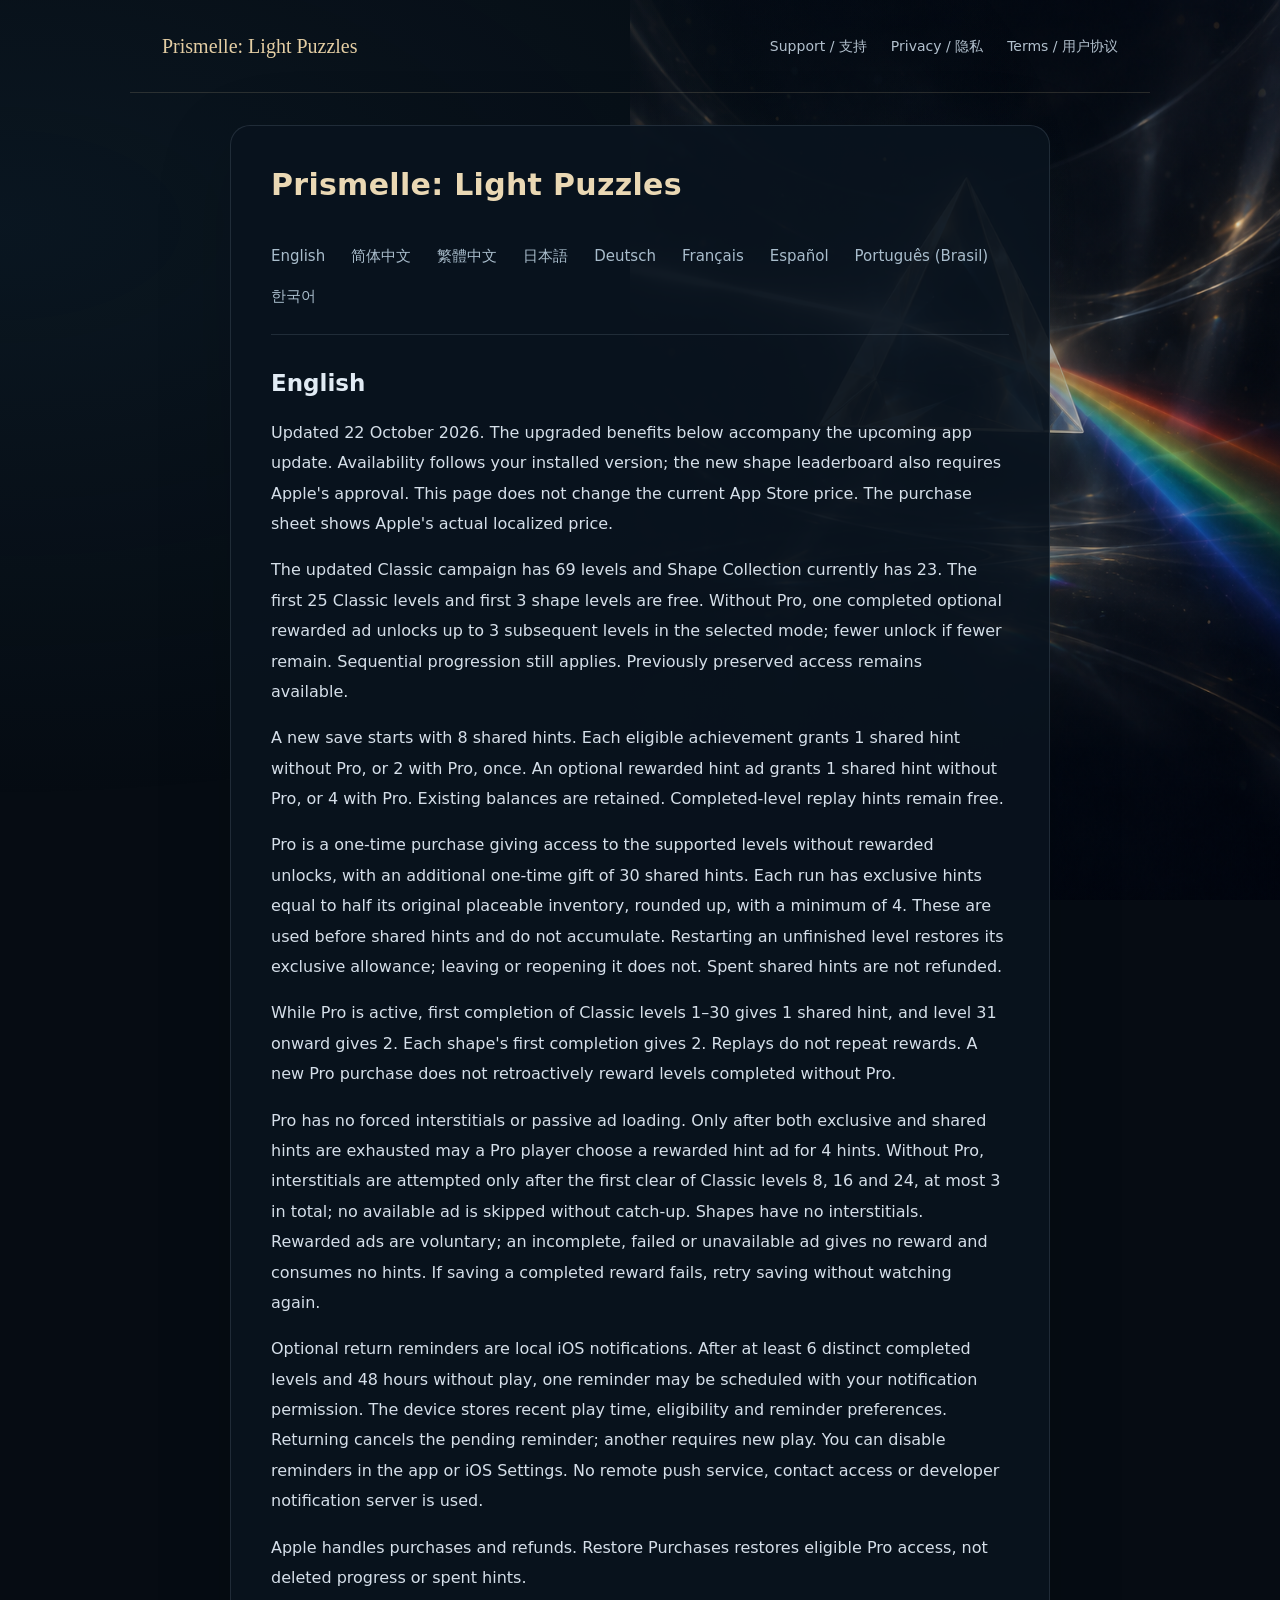
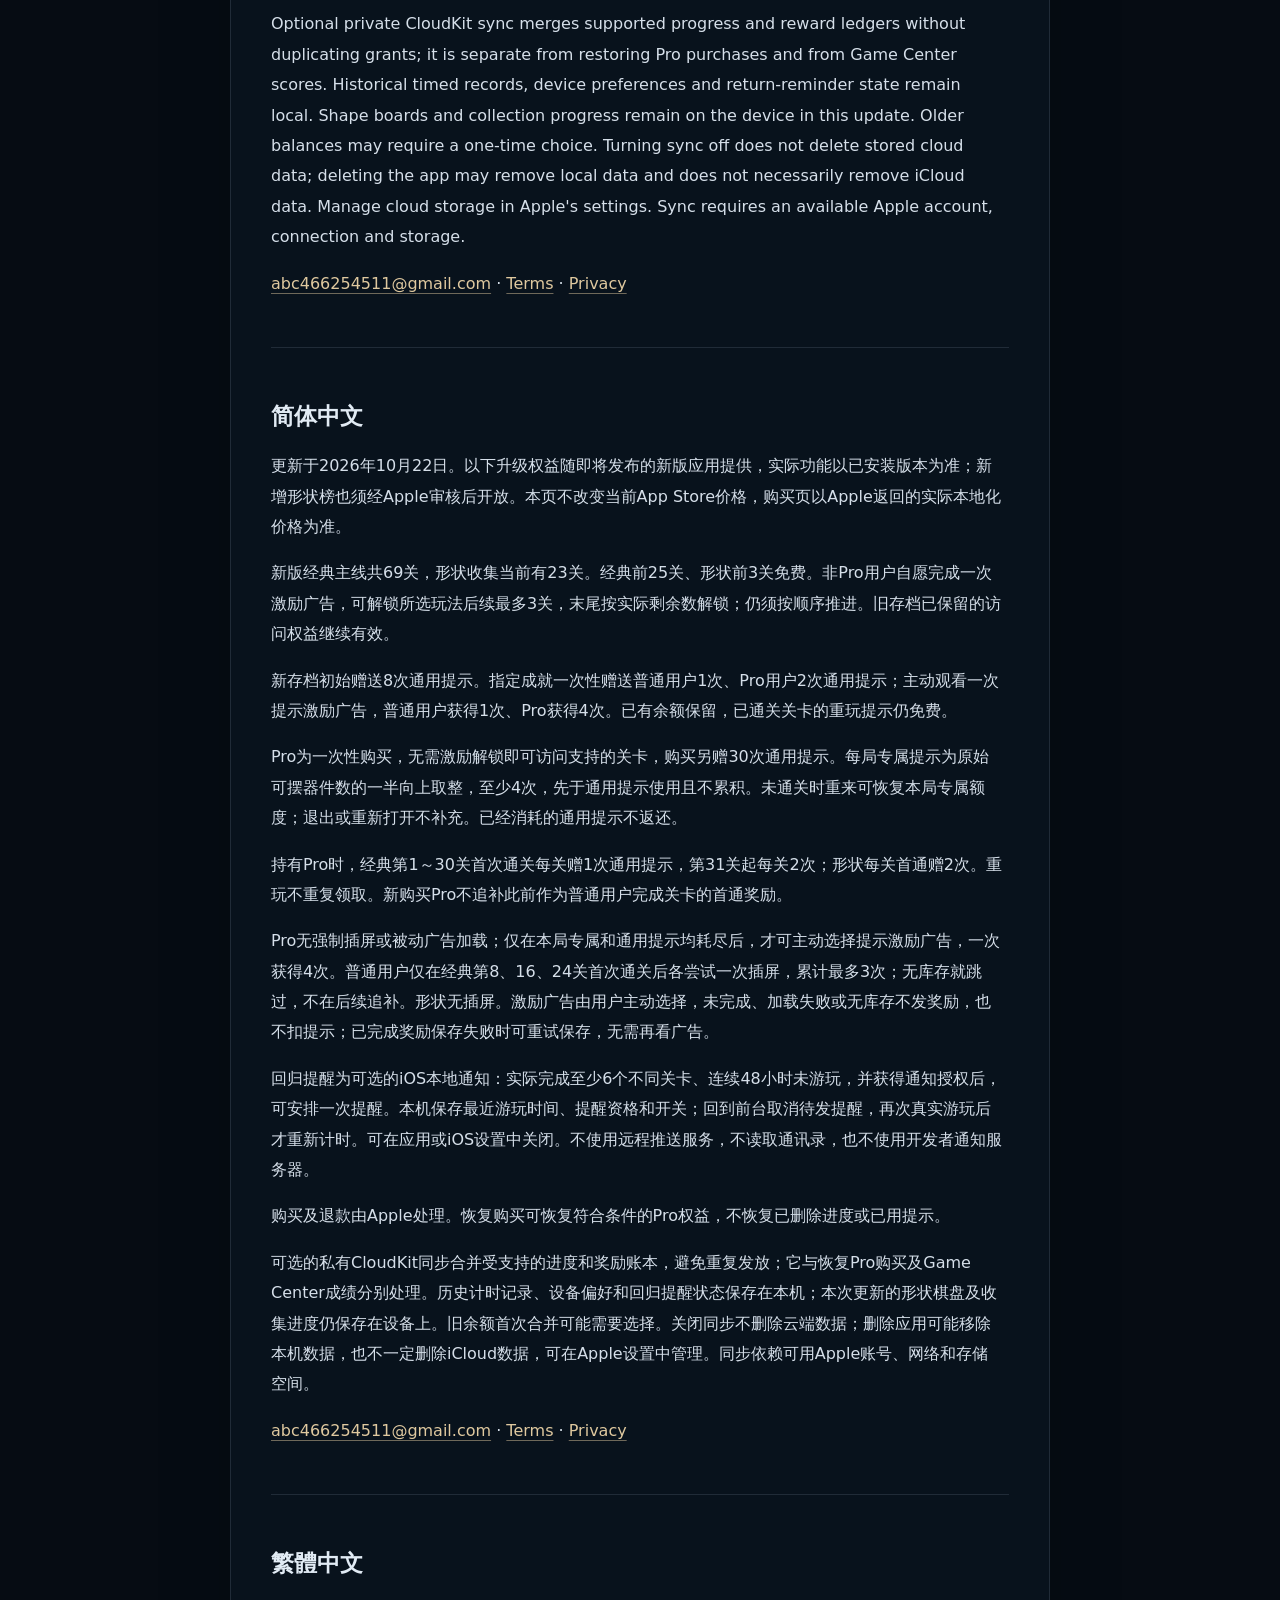
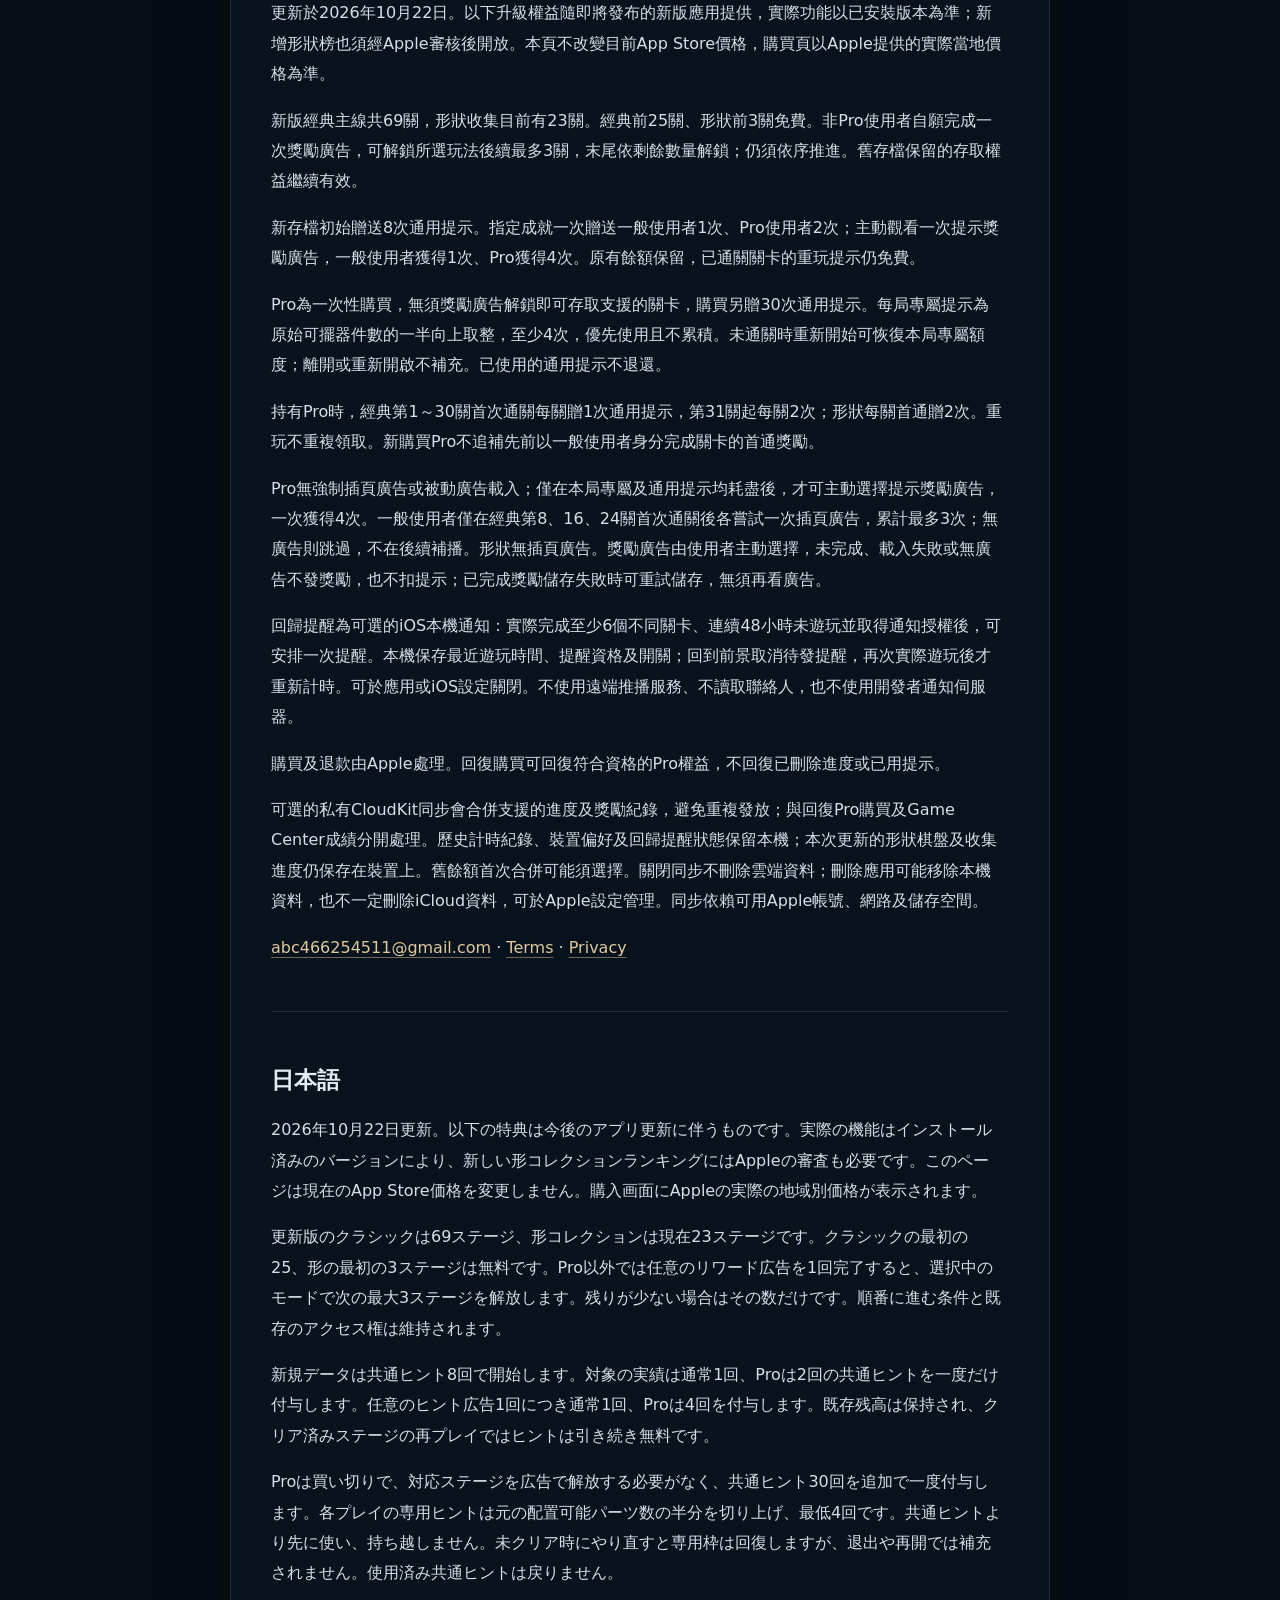
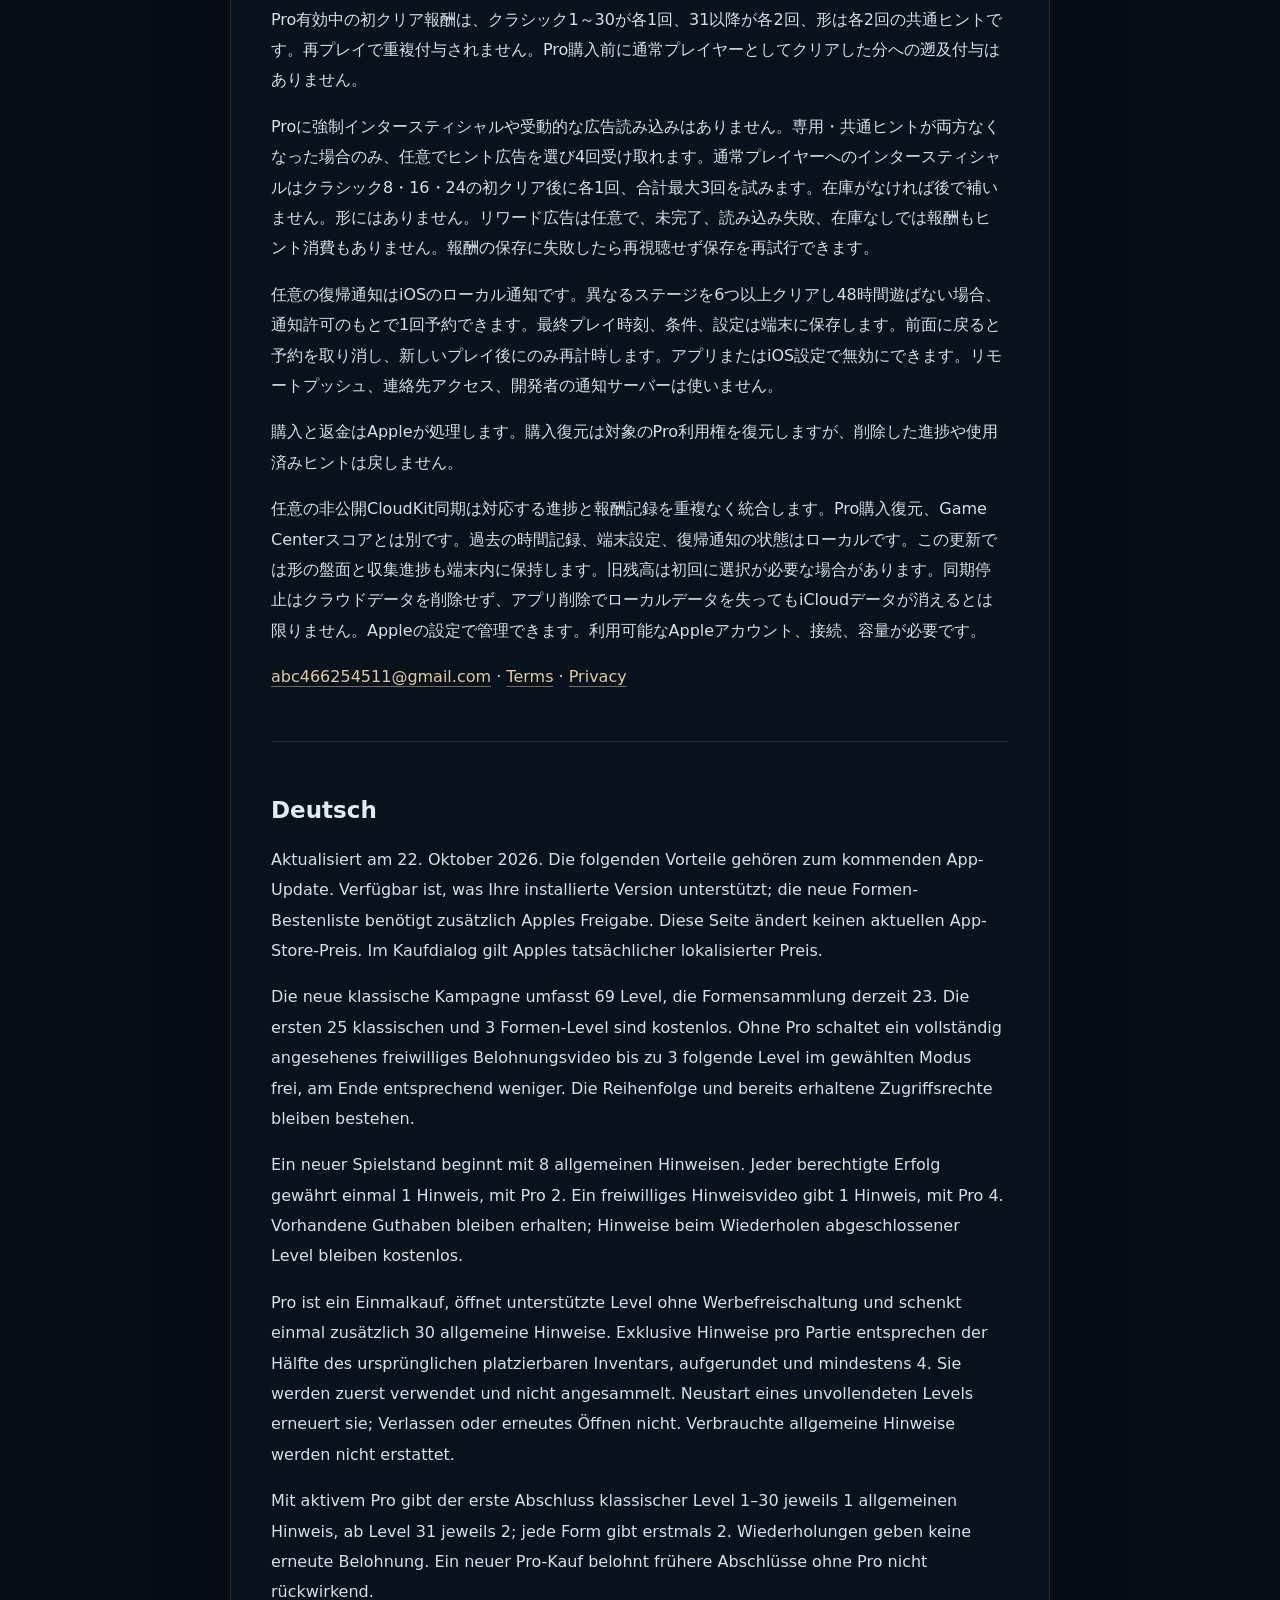
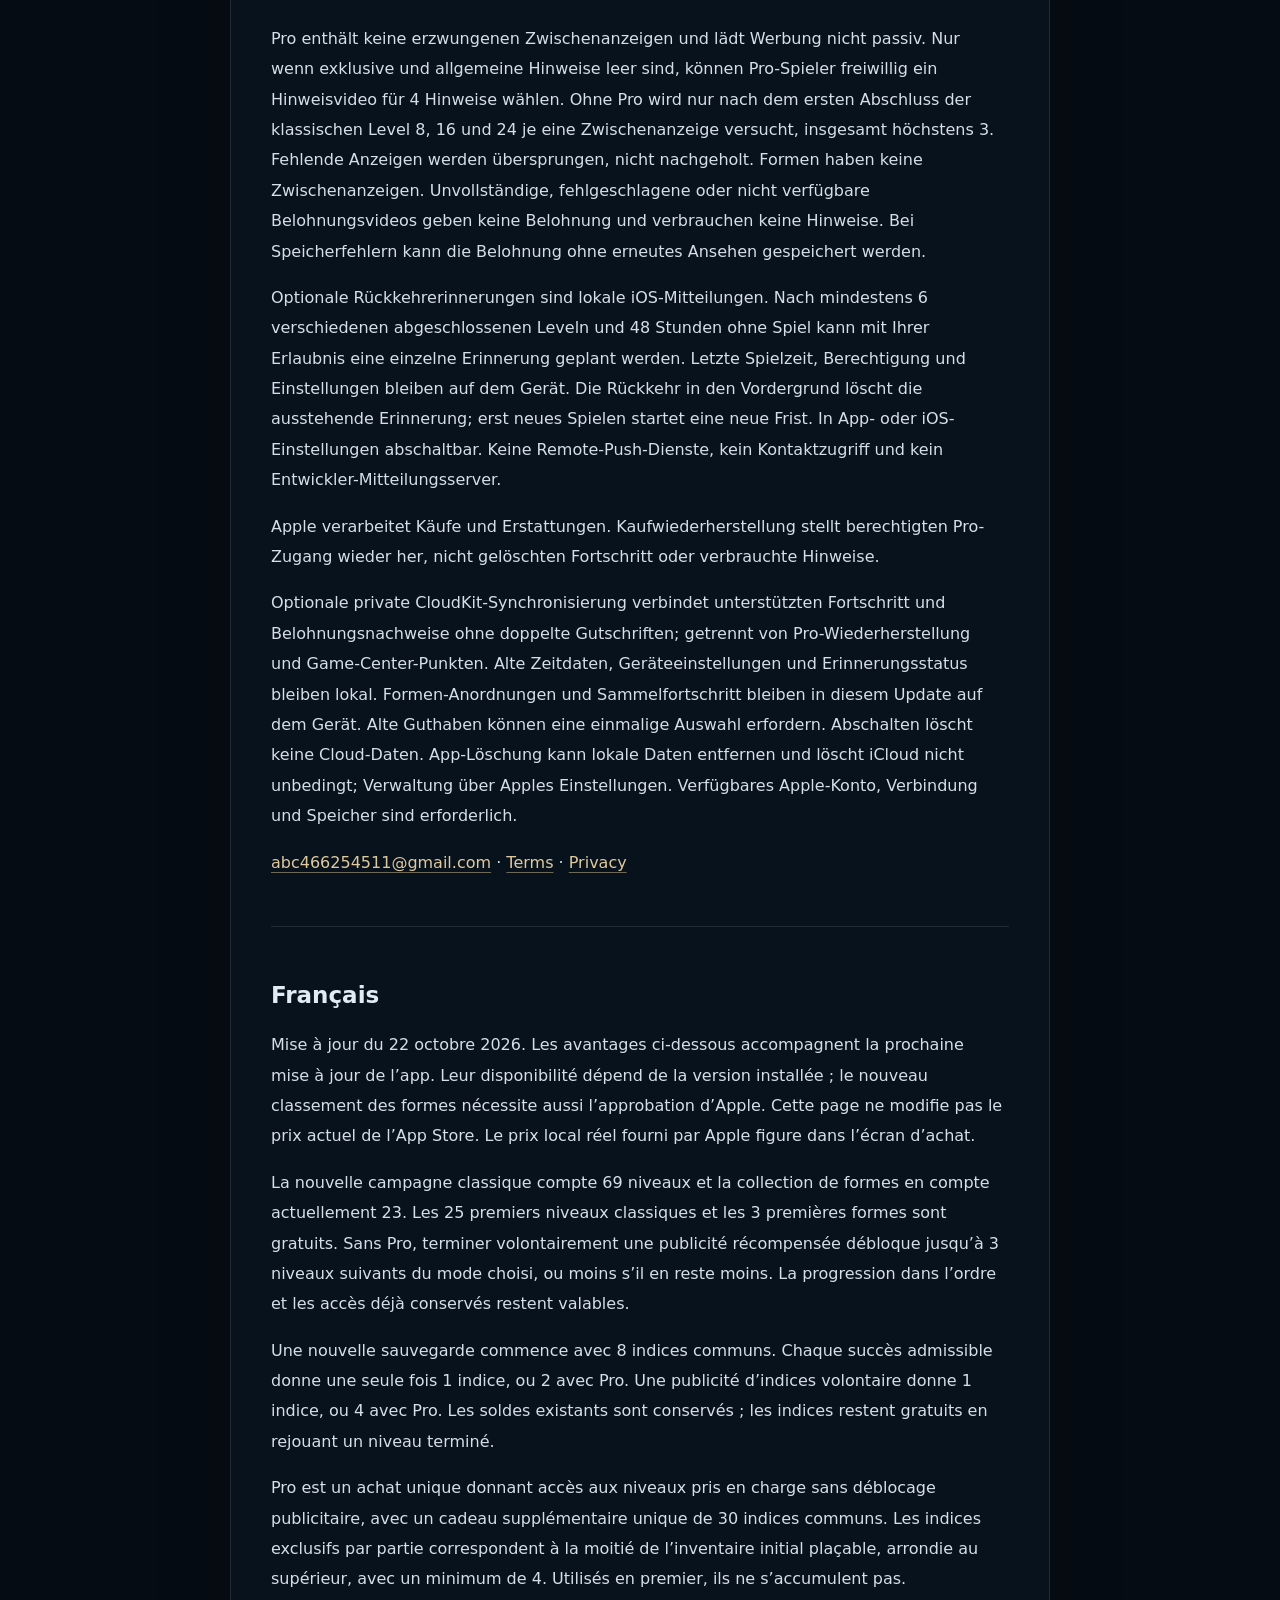
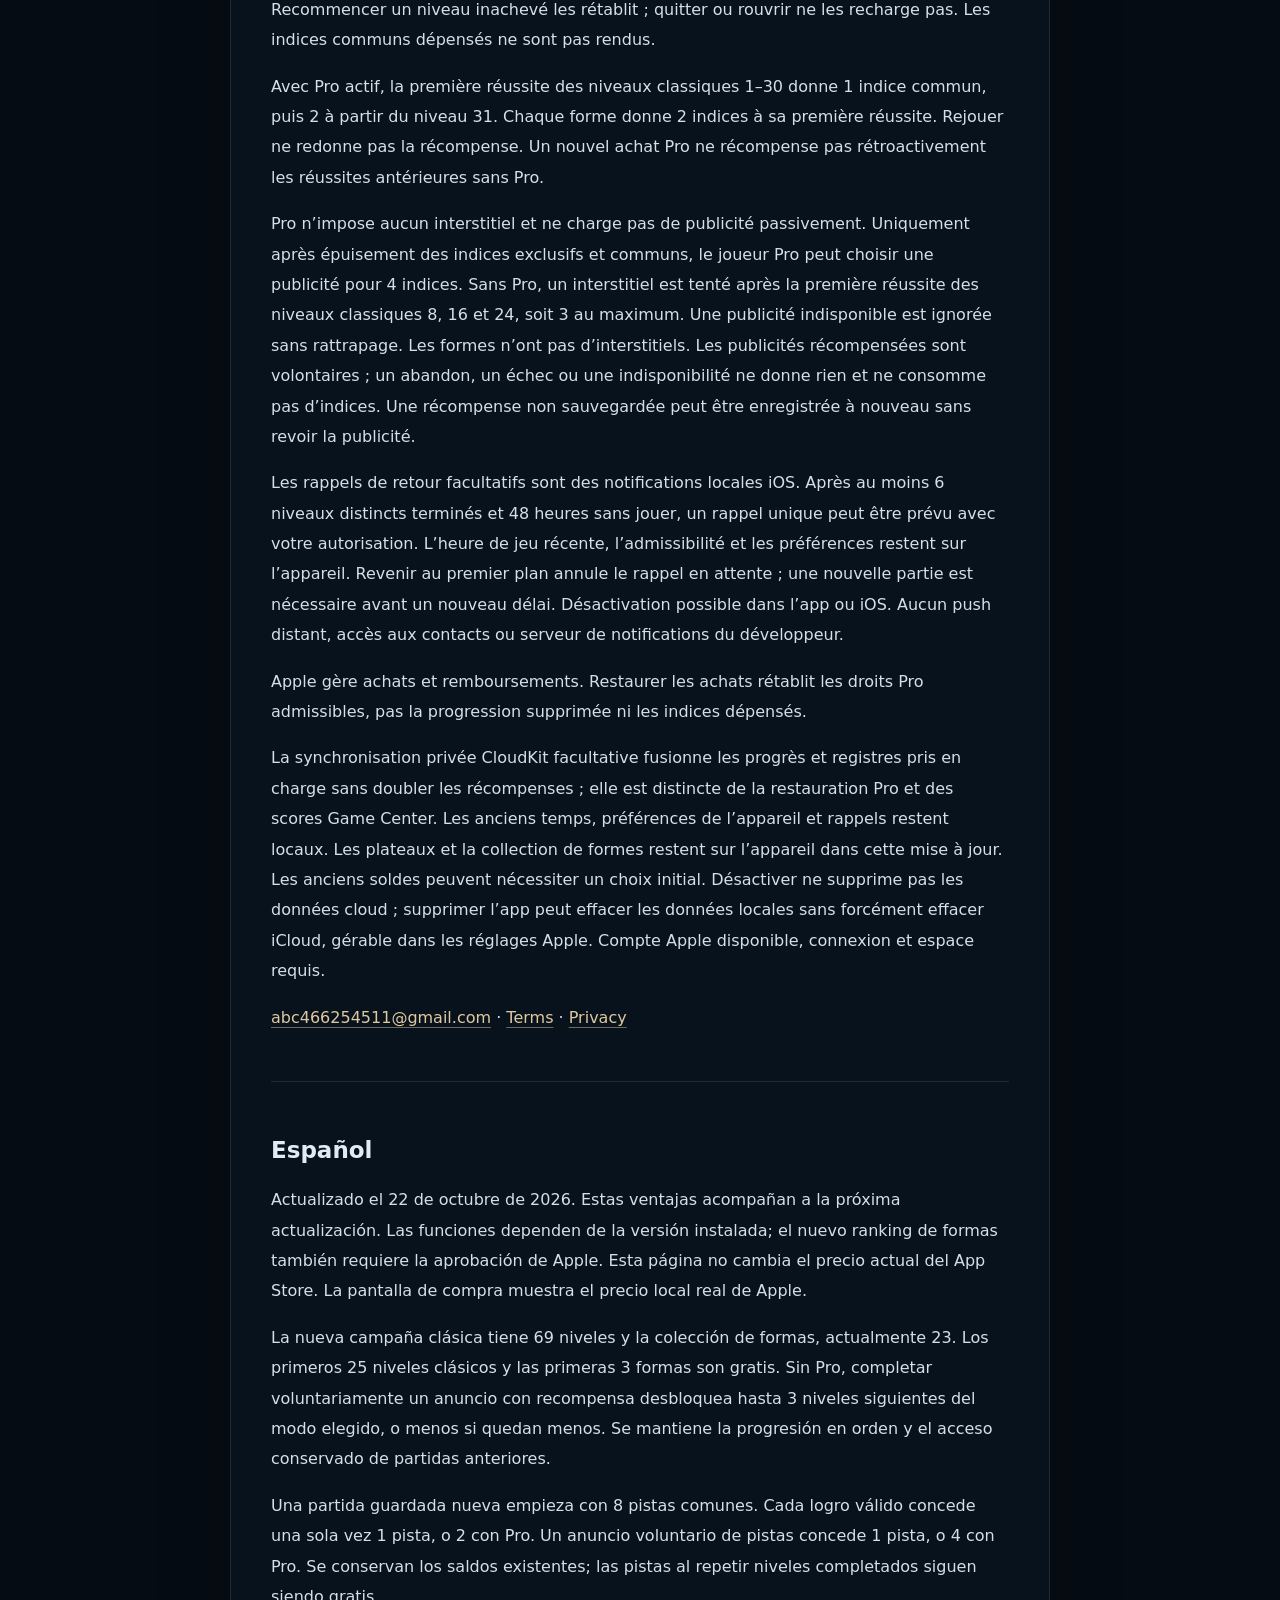
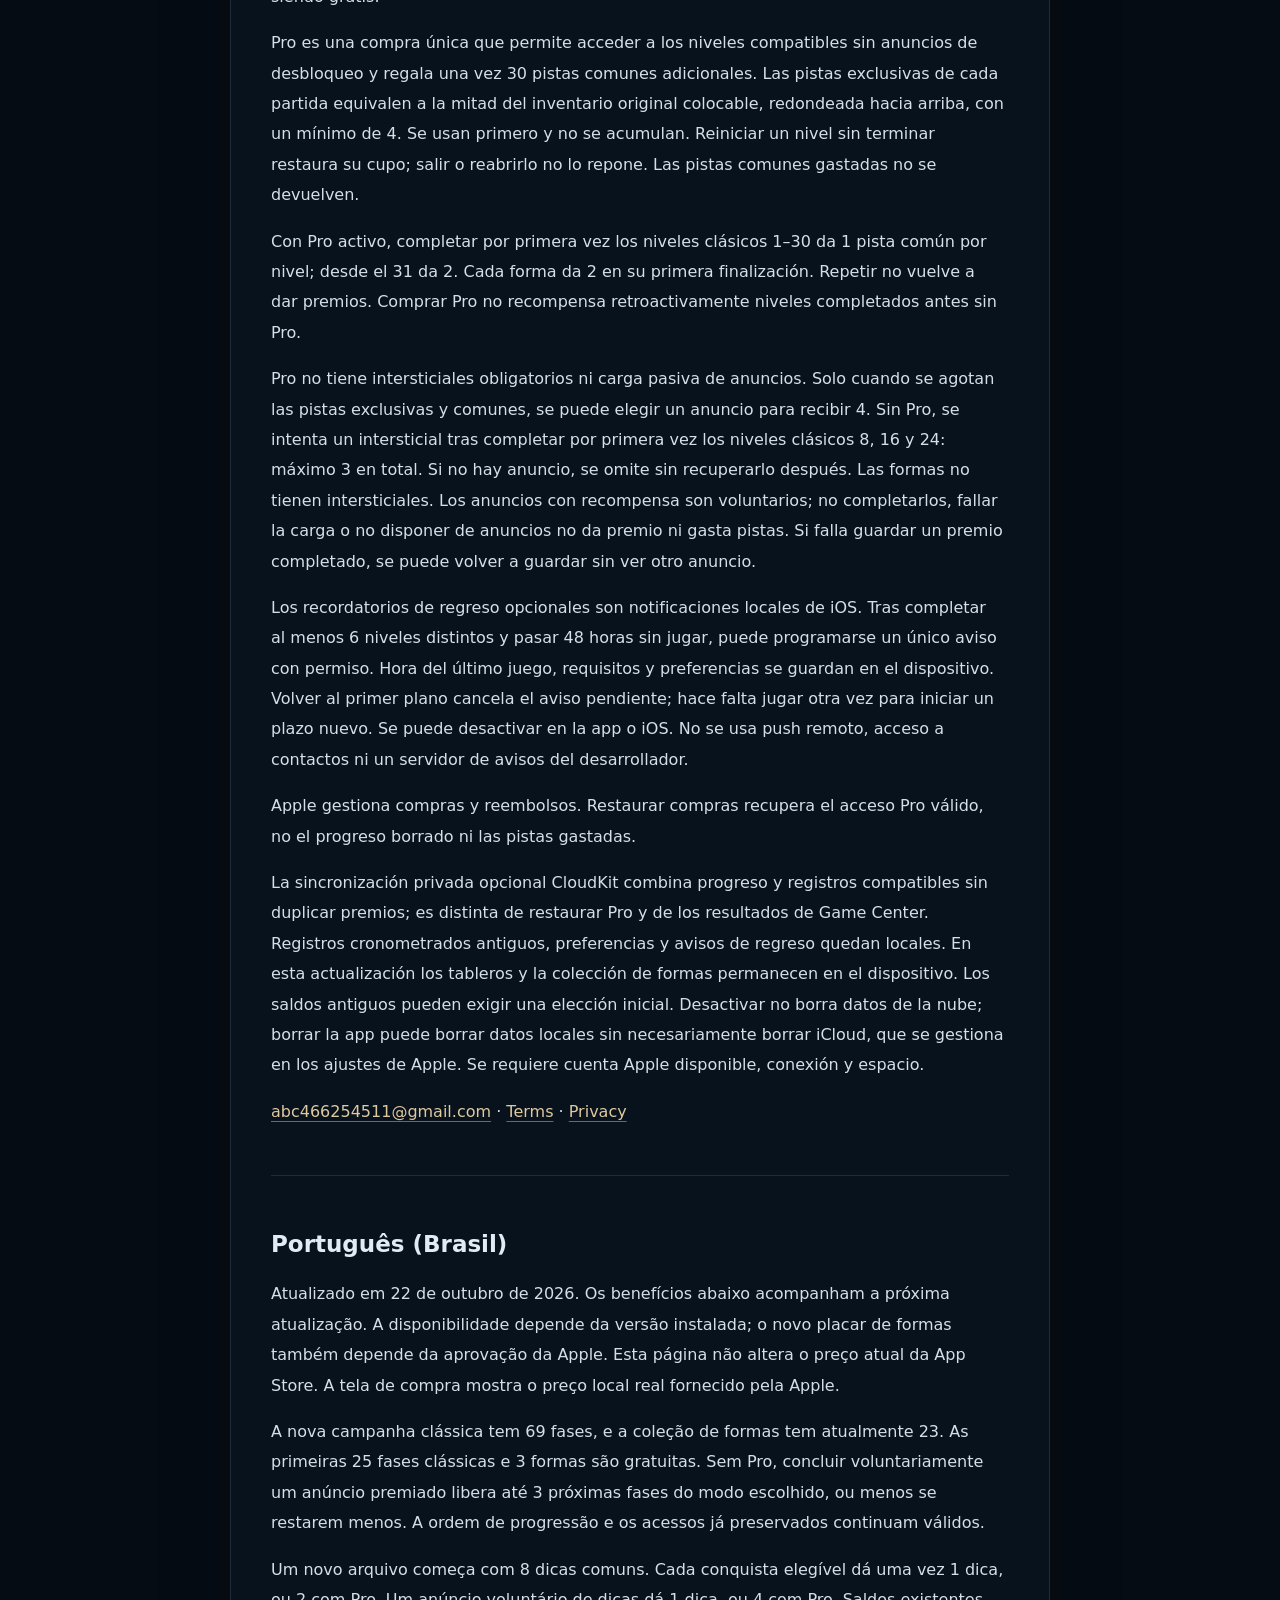
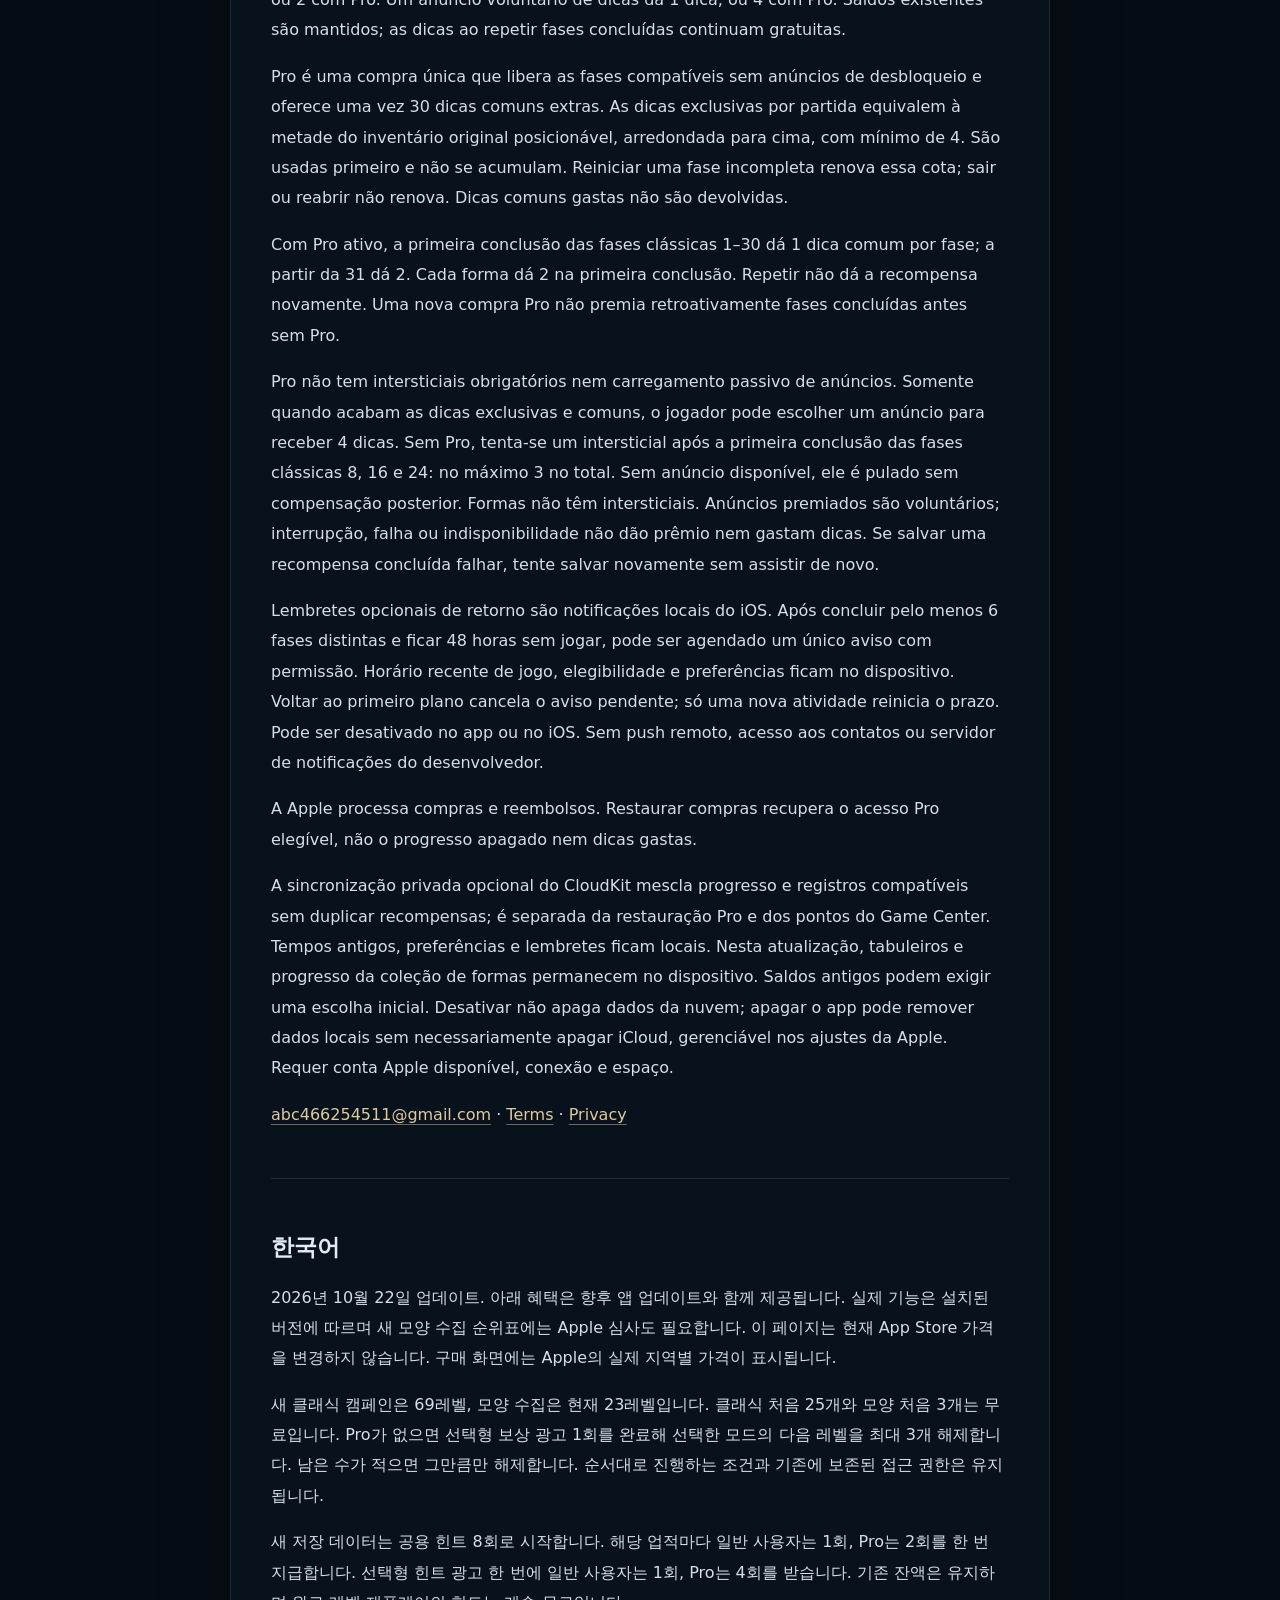
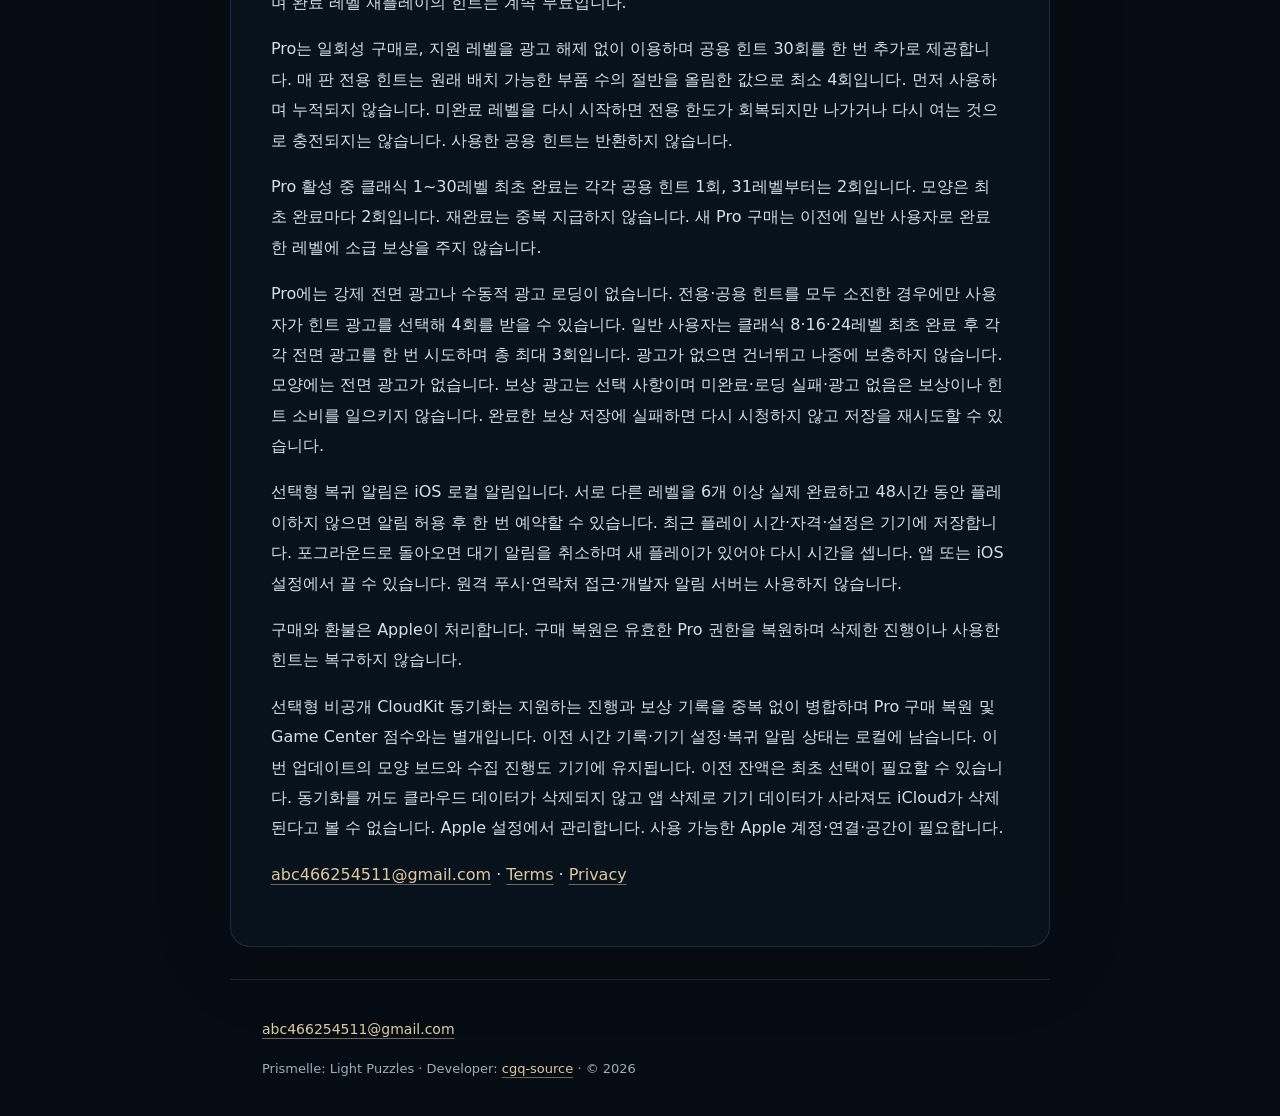
<file: index.html>
<!doctype html>
<html lang="en"><head><meta charset="utf-8"><meta name="viewport" content="width=device-width,initial-scale=1"><meta name="color-scheme" content="dark"><meta name="theme-color" content="#060c13"><title>Support &amp; Privacy · Prismelle</title><meta name="description" content="Official privacy and support information for Prismelle: Light Puzzles."><link rel="stylesheet" href="style.css?v=20260918-theme1"></head>
<body><a class="skip" href="#main">Skip to content / 跳到正文</a><header><a href="index.html">Prismelle: Light Puzzles</a><nav aria-label="Main navigation"><a href="support.html">Support / 支持</a><a href="privacy.html">Privacy / 隐私</a><a href="terms.html">Terms / 用户协议</a></nav></header><main id="main"><h1>Prismelle: Light Puzzles</h1><nav class="languages" id="languages" aria-label="Language"><a href="#english" lang="en">English</a><a href="#chinese" lang="zh-Hans">简体中文</a><a href="#traditional" lang="zh-Hant">繁體中文</a><a href="#japanese" lang="ja">日本語</a><a href="#german" lang="de">Deutsch</a><a href="#french" lang="fr">Français</a><a href="#spanish" lang="es">Español</a><a href="#portuguese" lang="pt-BR">Português (Brasil)</a><a href="#korean" lang="ko">한국어</a></nav><section id="english" lang="en"><h2>English</h2>
<p data-update1022="notice">Updated 22 October 2026. The upgraded benefits below accompany the upcoming app update. Availability follows your installed version; the new shape leaderboard also requires Apple's approval. This page does not change the current App Store price. The purchase sheet shows Apple's actual localized price.</p>
<p data-update1022="access">The updated Classic campaign has 69 levels and Shape Collection currently has 23. The first 25 Classic levels and first 3 shape levels are free. Without Pro, one completed optional rewarded ad unlocks up to 3 subsequent levels in the selected mode; fewer unlock if fewer remain. Sequential progression still applies. Previously preserved access remains available.</p>
<p data-update1022="hints">A new save starts with 8 shared hints. Each eligible achievement grants 1 shared hint without Pro, or 2 with Pro, once. An optional rewarded hint ad grants 1 shared hint without Pro, or 4 with Pro. Existing balances are retained. Completed-level replay hints remain free.</p>
<p data-update1022="pro">Pro is a one-time purchase giving access to the supported levels without rewarded unlocks, with an additional one-time gift of 30 shared hints. Each run has exclusive hints equal to half its original placeable inventory, rounded up, with a minimum of 4. These are used before shared hints and do not accumulate. Restarting an unfinished level restores its exclusive allowance; leaving or reopening it does not. Spent shared hints are not refunded.</p>
<p data-update1022="completion">While Pro is active, first completion of Classic levels 1–30 gives 1 shared hint, and level 31 onward gives 2. Each shape's first completion gives 2. Replays do not repeat rewards. A new Pro purchase does not retroactively reward levels completed without Pro.</p>
<p data-update1022="ads">Pro has no forced interstitials or passive ad loading. Only after both exclusive and shared hints are exhausted may a Pro player choose a rewarded hint ad for 4 hints. Without Pro, interstitials are attempted only after the first clear of Classic levels 8, 16 and 24, at most 3 in total; no available ad is skipped without catch-up. Shapes have no interstitials. Rewarded ads are voluntary; an incomplete, failed or unavailable ad gives no reward and consumes no hints. If saving a completed reward fails, retry saving without watching again.</p>
<p data-update1022="reminder">Optional return reminders are local iOS notifications. After at least 6 distinct completed levels and 48 hours without play, one reminder may be scheduled with your notification permission. The device stores recent play time, eligibility and reminder preferences. Returning cancels the pending reminder; another requires new play. You can disable reminders in the app or iOS Settings. No remote push service, contact access or developer notification server is used.</p>
<p>Apple handles purchases and refunds. Restore Purchases restores eligible Pro access, not deleted progress or spent hints.</p>
<p data-update1022="cloud">Optional private CloudKit sync merges supported progress and reward ledgers without duplicating grants; it is separate from restoring Pro purchases and from Game Center scores. Historical timed records, device preferences and return-reminder state remain local. Shape boards and collection progress remain on the device in this update. Older balances may require a one-time choice. Turning sync off does not delete stored cloud data; deleting the app may remove local data and does not necessarily remove iCloud data. Manage cloud storage in Apple's settings. Sync requires an available Apple account, connection and storage.</p>
<p><a href="mailto:abc466254511@gmail.com">abc466254511@gmail.com</a> · <a href="terms.html#english">Terms</a> · <a href="privacy.html#english">Privacy</a></p>
</section><section id="chinese" lang="zh-Hans"><h2>简体中文</h2>
<p data-update1022="notice">更新于2026年10月22日。以下升级权益随即将发布的新版应用提供，实际功能以已安装版本为准；新增形状榜也须经Apple审核后开放。本页不改变当前App Store价格，购买页以Apple返回的实际本地化价格为准。</p>
<p data-update1022="access">新版经典主线共69关，形状收集当前有23关。经典前25关、形状前3关免费。非Pro用户自愿完成一次激励广告，可解锁所选玩法后续最多3关，末尾按实际剩余数解锁；仍须按顺序推进。旧存档已保留的访问权益继续有效。</p>
<p data-update1022="hints">新存档初始赠送8次通用提示。指定成就一次性赠送普通用户1次、Pro用户2次通用提示；主动观看一次提示激励广告，普通用户获得1次、Pro获得4次。已有余额保留，已通关关卡的重玩提示仍免费。</p>
<p data-update1022="pro">Pro为一次性购买，无需激励解锁即可访问支持的关卡，购买另赠30次通用提示。每局专属提示为原始可摆器件数的一半向上取整，至少4次，先于通用提示使用且不累积。未通关时重来可恢复本局专属额度；退出或重新打开不补充。已经消耗的通用提示不返还。</p>
<p data-update1022="completion">持有Pro时，经典第1～30关首次通关每关赠1次通用提示，第31关起每关2次；形状每关首通赠2次。重玩不重复领取。新购买Pro不追补此前作为普通用户完成关卡的首通奖励。</p>
<p data-update1022="ads">Pro无强制插屏或被动广告加载；仅在本局专属和通用提示均耗尽后，才可主动选择提示激励广告，一次获得4次。普通用户仅在经典第8、16、24关首次通关后各尝试一次插屏，累计最多3次；无库存就跳过，不在后续追补。形状无插屏。激励广告由用户主动选择，未完成、加载失败或无库存不发奖励，也不扣提示；已完成奖励保存失败时可重试保存，无需再看广告。</p>
<p data-update1022="reminder">回归提醒为可选的iOS本地通知：实际完成至少6个不同关卡、连续48小时未游玩，并获得通知授权后，可安排一次提醒。本机保存最近游玩时间、提醒资格和开关；回到前台取消待发提醒，再次真实游玩后才重新计时。可在应用或iOS设置中关闭。不使用远程推送服务，不读取通讯录，也不使用开发者通知服务器。</p>
<p>购买及退款由Apple处理。恢复购买可恢复符合条件的Pro权益，不恢复已删除进度或已用提示。</p>
<p data-update1022="cloud">可选的私有CloudKit同步合并受支持的进度和奖励账本，避免重复发放；它与恢复Pro购买及Game Center成绩分别处理。历史计时记录、设备偏好和回归提醒状态保存在本机；本次更新的形状棋盘及收集进度仍保存在设备上。旧余额首次合并可能需要选择。关闭同步不删除云端数据；删除应用可能移除本机数据，也不一定删除iCloud数据，可在Apple设置中管理。同步依赖可用Apple账号、网络和存储空间。</p>
<p><a href="mailto:abc466254511@gmail.com">abc466254511@gmail.com</a> · <a href="terms.html#chinese">Terms</a> · <a href="privacy.html#chinese">Privacy</a></p>
</section><section id="traditional" lang="zh-Hant"><h2>繁體中文</h2>
<p data-update1022="notice">更新於2026年10月22日。以下升級權益隨即將發布的新版應用提供，實際功能以已安裝版本為準；新增形狀榜也須經Apple審核後開放。本頁不改變目前App Store價格，購買頁以Apple提供的實際當地價格為準。</p>
<p data-update1022="access">新版經典主線共69關，形狀收集目前有23關。經典前25關、形狀前3關免費。非Pro使用者自願完成一次獎勵廣告，可解鎖所選玩法後續最多3關，末尾依剩餘數量解鎖；仍須依序推進。舊存檔保留的存取權益繼續有效。</p>
<p data-update1022="hints">新存檔初始贈送8次通用提示。指定成就一次贈送一般使用者1次、Pro使用者2次；主動觀看一次提示獎勵廣告，一般使用者獲得1次、Pro獲得4次。原有餘額保留，已通關關卡的重玩提示仍免費。</p>
<p data-update1022="pro">Pro為一次性購買，無須獎勵廣告解鎖即可存取支援的關卡，購買另贈30次通用提示。每局專屬提示為原始可擺器件數的一半向上取整，至少4次，優先使用且不累積。未通關時重新開始可恢復本局專屬額度；離開或重新開啟不補充。已使用的通用提示不退還。</p>
<p data-update1022="completion">持有Pro時，經典第1～30關首次通關每關贈1次通用提示，第31關起每關2次；形狀每關首通贈2次。重玩不重複領取。新購買Pro不追補先前以一般使用者身分完成關卡的首通獎勵。</p>
<p data-update1022="ads">Pro無強制插頁廣告或被動廣告載入；僅在本局專屬及通用提示均耗盡後，才可主動選擇提示獎勵廣告，一次獲得4次。一般使用者僅在經典第8、16、24關首次通關後各嘗試一次插頁廣告，累計最多3次；無廣告則跳過，不在後續補播。形狀無插頁廣告。獎勵廣告由使用者主動選擇，未完成、載入失敗或無廣告不發獎勵，也不扣提示；已完成獎勵儲存失敗時可重試儲存，無須再看廣告。</p>
<p data-update1022="reminder">回歸提醒為可選的iOS本機通知：實際完成至少6個不同關卡、連續48小時未遊玩並取得通知授權後，可安排一次提醒。本機保存最近遊玩時間、提醒資格及開關；回到前景取消待發提醒，再次實際遊玩後才重新計時。可於應用或iOS設定關閉。不使用遠端推播服務、不讀取聯絡人，也不使用開發者通知伺服器。</p>
<p>購買及退款由Apple處理。回復購買可回復符合資格的Pro權益，不回復已刪除進度或已用提示。</p>
<p data-update1022="cloud">可選的私有CloudKit同步會合併支援的進度及獎勵紀錄，避免重複發放；與回復Pro購買及Game Center成績分開處理。歷史計時紀錄、裝置偏好及回歸提醒狀態保留本機；本次更新的形狀棋盤及收集進度仍保存在裝置上。舊餘額首次合併可能須選擇。關閉同步不刪除雲端資料；刪除應用可能移除本機資料，也不一定刪除iCloud資料，可於Apple設定管理。同步依賴可用Apple帳號、網路及儲存空間。</p>
<p><a href="mailto:abc466254511@gmail.com">abc466254511@gmail.com</a> · <a href="terms.html#traditional">Terms</a> · <a href="privacy.html#traditional">Privacy</a></p>
</section><section id="japanese" lang="ja"><h2>日本語</h2>
<p data-update1022="notice">2026年10月22日更新。以下の特典は今後のアプリ更新に伴うものです。実際の機能はインストール済みのバージョンにより、新しい形コレクションランキングにはAppleの審査も必要です。このページは現在のApp Store価格を変更しません。購入画面にAppleの実際の地域別価格が表示されます。</p>
<p data-update1022="access">更新版のクラシックは69ステージ、形コレクションは現在23ステージです。クラシックの最初の25、形の最初の3ステージは無料です。Pro以外では任意のリワード広告を1回完了すると、選択中のモードで次の最大3ステージを解放します。残りが少ない場合はその数だけです。順番に進む条件と既存のアクセス権は維持されます。</p>
<p data-update1022="hints">新規データは共通ヒント8回で開始します。対象の実績は通常1回、Proは2回の共通ヒントを一度だけ付与します。任意のヒント広告1回につき通常1回、Proは4回を付与します。既存残高は保持され、クリア済みステージの再プレイではヒントは引き続き無料です。</p>
<p data-update1022="pro">Proは買い切りで、対応ステージを広告で解放する必要がなく、共通ヒント30回を追加で一度付与します。各プレイの専用ヒントは元の配置可能パーツ数の半分を切り上げ、最低4回です。共通ヒントより先に使い、持ち越しません。未クリア時にやり直すと専用枠は回復しますが、退出や再開では補充されません。使用済み共通ヒントは戻りません。</p>
<p data-update1022="completion">Pro有効中の初クリア報酬は、クラシック1～30が各1回、31以降が各2回、形は各2回の共通ヒントです。再プレイで重複付与されません。Pro購入前に通常プレイヤーとしてクリアした分への遡及付与はありません。</p>
<p data-update1022="ads">Proに強制インタースティシャルや受動的な広告読み込みはありません。専用・共通ヒントが両方なくなった場合のみ、任意でヒント広告を選び4回受け取れます。通常プレイヤーへのインタースティシャルはクラシック8・16・24の初クリア後に各1回、合計最大3回を試みます。在庫がなければ後で補いません。形にはありません。リワード広告は任意で、未完了、読み込み失敗、在庫なしでは報酬もヒント消費もありません。報酬の保存に失敗したら再視聴せず保存を再試行できます。</p>
<p data-update1022="reminder">任意の復帰通知はiOSのローカル通知です。異なるステージを6つ以上クリアし48時間遊ばない場合、通知許可のもとで1回予約できます。最終プレイ時刻、条件、設定は端末に保存します。前面に戻ると予約を取り消し、新しいプレイ後にのみ再計時します。アプリまたはiOS設定で無効にできます。リモートプッシュ、連絡先アクセス、開発者の通知サーバーは使いません。</p>
<p>購入と返金はAppleが処理します。購入復元は対象のPro利用権を復元しますが、削除した進捗や使用済みヒントは戻しません。</p>
<p data-update1022="cloud">任意の非公開CloudKit同期は対応する進捗と報酬記録を重複なく統合します。Pro購入復元、Game Centerスコアとは別です。過去の時間記録、端末設定、復帰通知の状態はローカルです。この更新では形の盤面と収集進捗も端末内に保持します。旧残高は初回に選択が必要な場合があります。同期停止はクラウドデータを削除せず、アプリ削除でローカルデータを失ってもiCloudデータが消えるとは限りません。Appleの設定で管理できます。利用可能なAppleアカウント、接続、容量が必要です。</p>
<p><a href="mailto:abc466254511@gmail.com">abc466254511@gmail.com</a> · <a href="terms.html#japanese">Terms</a> · <a href="privacy.html#japanese">Privacy</a></p>
</section><section id="german" lang="de"><h2>Deutsch</h2>
<p data-update1022="notice">Aktualisiert am 22. Oktober 2026. Die folgenden Vorteile gehören zum kommenden App-Update. Verfügbar ist, was Ihre installierte Version unterstützt; die neue Formen-Bestenliste benötigt zusätzlich Apples Freigabe. Diese Seite ändert keinen aktuellen App-Store-Preis. Im Kaufdialog gilt Apples tatsächlicher lokalisierter Preis.</p>
<p data-update1022="access">Die neue klassische Kampagne umfasst 69 Level, die Formensammlung derzeit 23. Die ersten 25 klassischen und 3 Formen-Level sind kostenlos. Ohne Pro schaltet ein vollständig angesehenes freiwilliges Belohnungsvideo bis zu 3 folgende Level im gewählten Modus frei, am Ende entsprechend weniger. Die Reihenfolge und bereits erhaltene Zugriffsrechte bleiben bestehen.</p>
<p data-update1022="hints">Ein neuer Spielstand beginnt mit 8 allgemeinen Hinweisen. Jeder berechtigte Erfolg gewährt einmal 1 Hinweis, mit Pro 2. Ein freiwilliges Hinweisvideo gibt 1 Hinweis, mit Pro 4. Vorhandene Guthaben bleiben erhalten; Hinweise beim Wiederholen abgeschlossener Level bleiben kostenlos.</p>
<p data-update1022="pro">Pro ist ein Einmalkauf, öffnet unterstützte Level ohne Werbefreischaltung und schenkt einmal zusätzlich 30 allgemeine Hinweise. Exklusive Hinweise pro Partie entsprechen der Hälfte des ursprünglichen platzierbaren Inventars, aufgerundet und mindestens 4. Sie werden zuerst verwendet und nicht angesammelt. Neustart eines unvollendeten Levels erneuert sie; Verlassen oder erneutes Öffnen nicht. Verbrauchte allgemeine Hinweise werden nicht erstattet.</p>
<p data-update1022="completion">Mit aktivem Pro gibt der erste Abschluss klassischer Level 1–30 jeweils 1 allgemeinen Hinweis, ab Level 31 jeweils 2; jede Form gibt erstmals 2. Wiederholungen geben keine erneute Belohnung. Ein neuer Pro-Kauf belohnt frühere Abschlüsse ohne Pro nicht rückwirkend.</p>
<p data-update1022="ads">Pro enthält keine erzwungenen Zwischenanzeigen und lädt Werbung nicht passiv. Nur wenn exklusive und allgemeine Hinweise leer sind, können Pro-Spieler freiwillig ein Hinweisvideo für 4 Hinweise wählen. Ohne Pro wird nur nach dem ersten Abschluss der klassischen Level 8, 16 und 24 je eine Zwischenanzeige versucht, insgesamt höchstens 3. Fehlende Anzeigen werden übersprungen, nicht nachgeholt. Formen haben keine Zwischenanzeigen. Unvollständige, fehlgeschlagene oder nicht verfügbare Belohnungsvideos geben keine Belohnung und verbrauchen keine Hinweise. Bei Speicherfehlern kann die Belohnung ohne erneutes Ansehen gespeichert werden.</p>
<p data-update1022="reminder">Optionale Rückkehrerinnerungen sind lokale iOS-Mitteilungen. Nach mindestens 6 verschiedenen abgeschlossenen Leveln und 48 Stunden ohne Spiel kann mit Ihrer Erlaubnis eine einzelne Erinnerung geplant werden. Letzte Spielzeit, Berechtigung und Einstellungen bleiben auf dem Gerät. Die Rückkehr in den Vordergrund löscht die ausstehende Erinnerung; erst neues Spielen startet eine neue Frist. In App- oder iOS-Einstellungen abschaltbar. Keine Remote-Push-Dienste, kein Kontaktzugriff und kein Entwickler-Mitteilungsserver.</p>
<p>Apple verarbeitet Käufe und Erstattungen. Kaufwiederherstellung stellt berechtigten Pro-Zugang wieder her, nicht gelöschten Fortschritt oder verbrauchte Hinweise.</p>
<p data-update1022="cloud">Optionale private CloudKit-Synchronisierung verbindet unterstützten Fortschritt und Belohnungsnachweise ohne doppelte Gutschriften; getrennt von Pro-Wiederherstellung und Game-Center-Punkten. Alte Zeitdaten, Geräteeinstellungen und Erinnerungsstatus bleiben lokal. Formen-Anordnungen und Sammelfortschritt bleiben in diesem Update auf dem Gerät. Alte Guthaben können eine einmalige Auswahl erfordern. Abschalten löscht keine Cloud-Daten. App-Löschung kann lokale Daten entfernen und löscht iCloud nicht unbedingt; Verwaltung über Apples Einstellungen. Verfügbares Apple-Konto, Verbindung und Speicher sind erforderlich.</p>
<p><a href="mailto:abc466254511@gmail.com">abc466254511@gmail.com</a> · <a href="terms.html#german">Terms</a> · <a href="privacy.html#german">Privacy</a></p>
</section><section id="french" lang="fr"><h2>Français</h2>
<p data-update1022="notice">Mise à jour du 22 octobre 2026. Les avantages ci-dessous accompagnent la prochaine mise à jour de l’app. Leur disponibilité dépend de la version installée ; le nouveau classement des formes nécessite aussi l’approbation d’Apple. Cette page ne modifie pas le prix actuel de l’App Store. Le prix local réel fourni par Apple figure dans l’écran d’achat.</p>
<p data-update1022="access">La nouvelle campagne classique compte 69 niveaux et la collection de formes en compte actuellement 23. Les 25 premiers niveaux classiques et les 3 premières formes sont gratuits. Sans Pro, terminer volontairement une publicité récompensée débloque jusqu’à 3 niveaux suivants du mode choisi, ou moins s’il en reste moins. La progression dans l’ordre et les accès déjà conservés restent valables.</p>
<p data-update1022="hints">Une nouvelle sauvegarde commence avec 8 indices communs. Chaque succès admissible donne une seule fois 1 indice, ou 2 avec Pro. Une publicité d’indices volontaire donne 1 indice, ou 4 avec Pro. Les soldes existants sont conservés ; les indices restent gratuits en rejouant un niveau terminé.</p>
<p data-update1022="pro">Pro est un achat unique donnant accès aux niveaux pris en charge sans déblocage publicitaire, avec un cadeau supplémentaire unique de 30 indices communs. Les indices exclusifs par partie correspondent à la moitié de l’inventaire initial plaçable, arrondie au supérieur, avec un minimum de 4. Utilisés en premier, ils ne s’accumulent pas. Recommencer un niveau inachevé les rétablit ; quitter ou rouvrir ne les recharge pas. Les indices communs dépensés ne sont pas rendus.</p>
<p data-update1022="completion">Avec Pro actif, la première réussite des niveaux classiques 1–30 donne 1 indice commun, puis 2 à partir du niveau 31. Chaque forme donne 2 indices à sa première réussite. Rejouer ne redonne pas la récompense. Un nouvel achat Pro ne récompense pas rétroactivement les réussites antérieures sans Pro.</p>
<p data-update1022="ads">Pro n’impose aucun interstitiel et ne charge pas de publicité passivement. Uniquement après épuisement des indices exclusifs et communs, le joueur Pro peut choisir une publicité pour 4 indices. Sans Pro, un interstitiel est tenté après la première réussite des niveaux classiques 8, 16 et 24, soit 3 au maximum. Une publicité indisponible est ignorée sans rattrapage. Les formes n’ont pas d’interstitiels. Les publicités récompensées sont volontaires ; un abandon, un échec ou une indisponibilité ne donne rien et ne consomme pas d’indices. Une récompense non sauvegardée peut être enregistrée à nouveau sans revoir la publicité.</p>
<p data-update1022="reminder">Les rappels de retour facultatifs sont des notifications locales iOS. Après au moins 6 niveaux distincts terminés et 48 heures sans jouer, un rappel unique peut être prévu avec votre autorisation. L’heure de jeu récente, l’admissibilité et les préférences restent sur l’appareil. Revenir au premier plan annule le rappel en attente ; une nouvelle partie est nécessaire avant un nouveau délai. Désactivation possible dans l’app ou iOS. Aucun push distant, accès aux contacts ou serveur de notifications du développeur.</p>
<p>Apple gère achats et remboursements. Restaurer les achats rétablit les droits Pro admissibles, pas la progression supprimée ni les indices dépensés.</p>
<p data-update1022="cloud">La synchronisation privée CloudKit facultative fusionne les progrès et registres pris en charge sans doubler les récompenses ; elle est distincte de la restauration Pro et des scores Game Center. Les anciens temps, préférences de l’appareil et rappels restent locaux. Les plateaux et la collection de formes restent sur l’appareil dans cette mise à jour. Les anciens soldes peuvent nécessiter un choix initial. Désactiver ne supprime pas les données cloud ; supprimer l’app peut effacer les données locales sans forcément effacer iCloud, gérable dans les réglages Apple. Compte Apple disponible, connexion et espace requis.</p>
<p><a href="mailto:abc466254511@gmail.com">abc466254511@gmail.com</a> · <a href="terms.html#french">Terms</a> · <a href="privacy.html#french">Privacy</a></p>
</section><section id="spanish" lang="es"><h2>Español</h2>
<p data-update1022="notice">Actualizado el 22 de octubre de 2026. Estas ventajas acompañan a la próxima actualización. Las funciones dependen de la versión instalada; el nuevo ranking de formas también requiere la aprobación de Apple. Esta página no cambia el precio actual del App Store. La pantalla de compra muestra el precio local real de Apple.</p>
<p data-update1022="access">La nueva campaña clásica tiene 69 niveles y la colección de formas, actualmente 23. Los primeros 25 niveles clásicos y las primeras 3 formas son gratis. Sin Pro, completar voluntariamente un anuncio con recompensa desbloquea hasta 3 niveles siguientes del modo elegido, o menos si quedan menos. Se mantiene la progresión en orden y el acceso conservado de partidas anteriores.</p>
<p data-update1022="hints">Una partida guardada nueva empieza con 8 pistas comunes. Cada logro válido concede una sola vez 1 pista, o 2 con Pro. Un anuncio voluntario de pistas concede 1 pista, o 4 con Pro. Se conservan los saldos existentes; las pistas al repetir niveles completados siguen siendo gratis.</p>
<p data-update1022="pro">Pro es una compra única que permite acceder a los niveles compatibles sin anuncios de desbloqueo y regala una vez 30 pistas comunes adicionales. Las pistas exclusivas de cada partida equivalen a la mitad del inventario original colocable, redondeada hacia arriba, con un mínimo de 4. Se usan primero y no se acumulan. Reiniciar un nivel sin terminar restaura su cupo; salir o reabrirlo no lo repone. Las pistas comunes gastadas no se devuelven.</p>
<p data-update1022="completion">Con Pro activo, completar por primera vez los niveles clásicos 1–30 da 1 pista común por nivel; desde el 31 da 2. Cada forma da 2 en su primera finalización. Repetir no vuelve a dar premios. Comprar Pro no recompensa retroactivamente niveles completados antes sin Pro.</p>
<p data-update1022="ads">Pro no tiene intersticiales obligatorios ni carga pasiva de anuncios. Solo cuando se agotan las pistas exclusivas y comunes, se puede elegir un anuncio para recibir 4. Sin Pro, se intenta un intersticial tras completar por primera vez los niveles clásicos 8, 16 y 24: máximo 3 en total. Si no hay anuncio, se omite sin recuperarlo después. Las formas no tienen intersticiales. Los anuncios con recompensa son voluntarios; no completarlos, fallar la carga o no disponer de anuncios no da premio ni gasta pistas. Si falla guardar un premio completado, se puede volver a guardar sin ver otro anuncio.</p>
<p data-update1022="reminder">Los recordatorios de regreso opcionales son notificaciones locales de iOS. Tras completar al menos 6 niveles distintos y pasar 48 horas sin jugar, puede programarse un único aviso con permiso. Hora del último juego, requisitos y preferencias se guardan en el dispositivo. Volver al primer plano cancela el aviso pendiente; hace falta jugar otra vez para iniciar un plazo nuevo. Se puede desactivar en la app o iOS. No se usa push remoto, acceso a contactos ni un servidor de avisos del desarrollador.</p>
<p>Apple gestiona compras y reembolsos. Restaurar compras recupera el acceso Pro válido, no el progreso borrado ni las pistas gastadas.</p>
<p data-update1022="cloud">La sincronización privada opcional CloudKit combina progreso y registros compatibles sin duplicar premios; es distinta de restaurar Pro y de los resultados de Game Center. Registros cronometrados antiguos, preferencias y avisos de regreso quedan locales. En esta actualización los tableros y la colección de formas permanecen en el dispositivo. Los saldos antiguos pueden exigir una elección inicial. Desactivar no borra datos de la nube; borrar la app puede borrar datos locales sin necesariamente borrar iCloud, que se gestiona en los ajustes de Apple. Se requiere cuenta Apple disponible, conexión y espacio.</p>
<p><a href="mailto:abc466254511@gmail.com">abc466254511@gmail.com</a> · <a href="terms.html#spanish">Terms</a> · <a href="privacy.html#spanish">Privacy</a></p>
</section><section id="portuguese" lang="pt-BR"><h2>Português (Brasil)</h2>
<p data-update1022="notice">Atualizado em 22 de outubro de 2026. Os benefícios abaixo acompanham a próxima atualização. A disponibilidade depende da versão instalada; o novo placar de formas também depende da aprovação da Apple. Esta página não altera o preço atual da App Store. A tela de compra mostra o preço local real fornecido pela Apple.</p>
<p data-update1022="access">A nova campanha clássica tem 69 fases, e a coleção de formas tem atualmente 23. As primeiras 25 fases clássicas e 3 formas são gratuitas. Sem Pro, concluir voluntariamente um anúncio premiado libera até 3 próximas fases do modo escolhido, ou menos se restarem menos. A ordem de progressão e os acessos já preservados continuam válidos.</p>
<p data-update1022="hints">Um novo arquivo começa com 8 dicas comuns. Cada conquista elegível dá uma vez 1 dica, ou 2 com Pro. Um anúncio voluntário de dicas dá 1 dica, ou 4 com Pro. Saldos existentes são mantidos; as dicas ao repetir fases concluídas continuam gratuitas.</p>
<p data-update1022="pro">Pro é uma compra única que libera as fases compatíveis sem anúncios de desbloqueio e oferece uma vez 30 dicas comuns extras. As dicas exclusivas por partida equivalem à metade do inventário original posicionável, arredondada para cima, com mínimo de 4. São usadas primeiro e não se acumulam. Reiniciar uma fase incompleta renova essa cota; sair ou reabrir não renova. Dicas comuns gastas não são devolvidas.</p>
<p data-update1022="completion">Com Pro ativo, a primeira conclusão das fases clássicas 1–30 dá 1 dica comum por fase; a partir da 31 dá 2. Cada forma dá 2 na primeira conclusão. Repetir não dá a recompensa novamente. Uma nova compra Pro não premia retroativamente fases concluídas antes sem Pro.</p>
<p data-update1022="ads">Pro não tem intersticiais obrigatórios nem carregamento passivo de anúncios. Somente quando acabam as dicas exclusivas e comuns, o jogador pode escolher um anúncio para receber 4 dicas. Sem Pro, tenta-se um intersticial após a primeira conclusão das fases clássicas 8, 16 e 24: no máximo 3 no total. Sem anúncio disponível, ele é pulado sem compensação posterior. Formas não têm intersticiais. Anúncios premiados são voluntários; interrupção, falha ou indisponibilidade não dão prêmio nem gastam dicas. Se salvar uma recompensa concluída falhar, tente salvar novamente sem assistir de novo.</p>
<p data-update1022="reminder">Lembretes opcionais de retorno são notificações locais do iOS. Após concluir pelo menos 6 fases distintas e ficar 48 horas sem jogar, pode ser agendado um único aviso com permissão. Horário recente de jogo, elegibilidade e preferências ficam no dispositivo. Voltar ao primeiro plano cancela o aviso pendente; só uma nova atividade reinicia o prazo. Pode ser desativado no app ou no iOS. Sem push remoto, acesso aos contatos ou servidor de notificações do desenvolvedor.</p>
<p>A Apple processa compras e reembolsos. Restaurar compras recupera o acesso Pro elegível, não o progresso apagado nem dicas gastas.</p>
<p data-update1022="cloud">A sincronização privada opcional do CloudKit mescla progresso e registros compatíveis sem duplicar recompensas; é separada da restauração Pro e dos pontos do Game Center. Tempos antigos, preferências e lembretes ficam locais. Nesta atualização, tabuleiros e progresso da coleção de formas permanecem no dispositivo. Saldos antigos podem exigir uma escolha inicial. Desativar não apaga dados da nuvem; apagar o app pode remover dados locais sem necessariamente apagar iCloud, gerenciável nos ajustes da Apple. Requer conta Apple disponível, conexão e espaço.</p>
<p><a href="mailto:abc466254511@gmail.com">abc466254511@gmail.com</a> · <a href="terms.html#portuguese">Terms</a> · <a href="privacy.html#portuguese">Privacy</a></p>
</section><section id="korean" lang="ko"><h2>한국어</h2>
<p data-update1022="notice">2026년 10월 22일 업데이트. 아래 혜택은 향후 앱 업데이트와 함께 제공됩니다. 실제 기능은 설치된 버전에 따르며 새 모양 수집 순위표에는 Apple 심사도 필요합니다. 이 페이지는 현재 App Store 가격을 변경하지 않습니다. 구매 화면에는 Apple의 실제 지역별 가격이 표시됩니다.</p>
<p data-update1022="access">새 클래식 캠페인은 69레벨, 모양 수집은 현재 23레벨입니다. 클래식 처음 25개와 모양 처음 3개는 무료입니다. Pro가 없으면 선택형 보상 광고 1회를 완료해 선택한 모드의 다음 레벨을 최대 3개 해제합니다. 남은 수가 적으면 그만큼만 해제합니다. 순서대로 진행하는 조건과 기존에 보존된 접근 권한은 유지됩니다.</p>
<p data-update1022="hints">새 저장 데이터는 공용 힌트 8회로 시작합니다. 해당 업적마다 일반 사용자는 1회, Pro는 2회를 한 번 지급합니다. 선택형 힌트 광고 한 번에 일반 사용자는 1회, Pro는 4회를 받습니다. 기존 잔액은 유지하며 완료 레벨 재플레이의 힌트는 계속 무료입니다.</p>
<p data-update1022="pro">Pro는 일회성 구매로, 지원 레벨을 광고 해제 없이 이용하며 공용 힌트 30회를 한 번 추가로 제공합니다. 매 판 전용 힌트는 원래 배치 가능한 부품 수의 절반을 올림한 값으로 최소 4회입니다. 먼저 사용하며 누적되지 않습니다. 미완료 레벨을 다시 시작하면 전용 한도가 회복되지만 나가거나 다시 여는 것으로 충전되지는 않습니다. 사용한 공용 힌트는 반환하지 않습니다.</p>
<p data-update1022="completion">Pro 활성 중 클래식 1~30레벨 최초 완료는 각각 공용 힌트 1회, 31레벨부터는 2회입니다. 모양은 최초 완료마다 2회입니다. 재완료는 중복 지급하지 않습니다. 새 Pro 구매는 이전에 일반 사용자로 완료한 레벨에 소급 보상을 주지 않습니다.</p>
<p data-update1022="ads">Pro에는 강제 전면 광고나 수동적 광고 로딩이 없습니다. 전용·공용 힌트를 모두 소진한 경우에만 사용자가 힌트 광고를 선택해 4회를 받을 수 있습니다. 일반 사용자는 클래식 8·16·24레벨 최초 완료 후 각각 전면 광고를 한 번 시도하며 총 최대 3회입니다. 광고가 없으면 건너뛰고 나중에 보충하지 않습니다. 모양에는 전면 광고가 없습니다. 보상 광고는 선택 사항이며 미완료·로딩 실패·광고 없음은 보상이나 힌트 소비를 일으키지 않습니다. 완료한 보상 저장에 실패하면 다시 시청하지 않고 저장을 재시도할 수 있습니다.</p>
<p data-update1022="reminder">선택형 복귀 알림은 iOS 로컬 알림입니다. 서로 다른 레벨을 6개 이상 실제 완료하고 48시간 동안 플레이하지 않으면 알림 허용 후 한 번 예약할 수 있습니다. 최근 플레이 시간·자격·설정은 기기에 저장합니다. 포그라운드로 돌아오면 대기 알림을 취소하며 새 플레이가 있어야 다시 시간을 셉니다. 앱 또는 iOS 설정에서 끌 수 있습니다. 원격 푸시·연락처 접근·개발자 알림 서버는 사용하지 않습니다.</p>
<p>구매와 환불은 Apple이 처리합니다. 구매 복원은 유효한 Pro 권한을 복원하며 삭제한 진행이나 사용한 힌트는 복구하지 않습니다.</p>
<p data-update1022="cloud">선택형 비공개 CloudKit 동기화는 지원하는 진행과 보상 기록을 중복 없이 병합하며 Pro 구매 복원 및 Game Center 점수와는 별개입니다. 이전 시간 기록·기기 설정·복귀 알림 상태는 로컬에 남습니다. 이번 업데이트의 모양 보드와 수집 진행도 기기에 유지됩니다. 이전 잔액은 최초 선택이 필요할 수 있습니다. 동기화를 꺼도 클라우드 데이터가 삭제되지 않고 앱 삭제로 기기 데이터가 사라져도 iCloud가 삭제된다고 볼 수 없습니다. Apple 설정에서 관리합니다. 사용 가능한 Apple 계정·연결·공간이 필요합니다.</p>
<p><a href="mailto:abc466254511@gmail.com">abc466254511@gmail.com</a> · <a href="terms.html#korean">Terms</a> · <a href="privacy.html#korean">Privacy</a></p>
</section></main><footer><p><a href="mailto:abc466254511@gmail.com">abc466254511@gmail.com</a></p><p class="meta">Prismelle: Light Puzzles · Developer: <a href="https://github.com/cgq-source">cgq-source</a> · © 2026</p></footer></body></html>
</file>
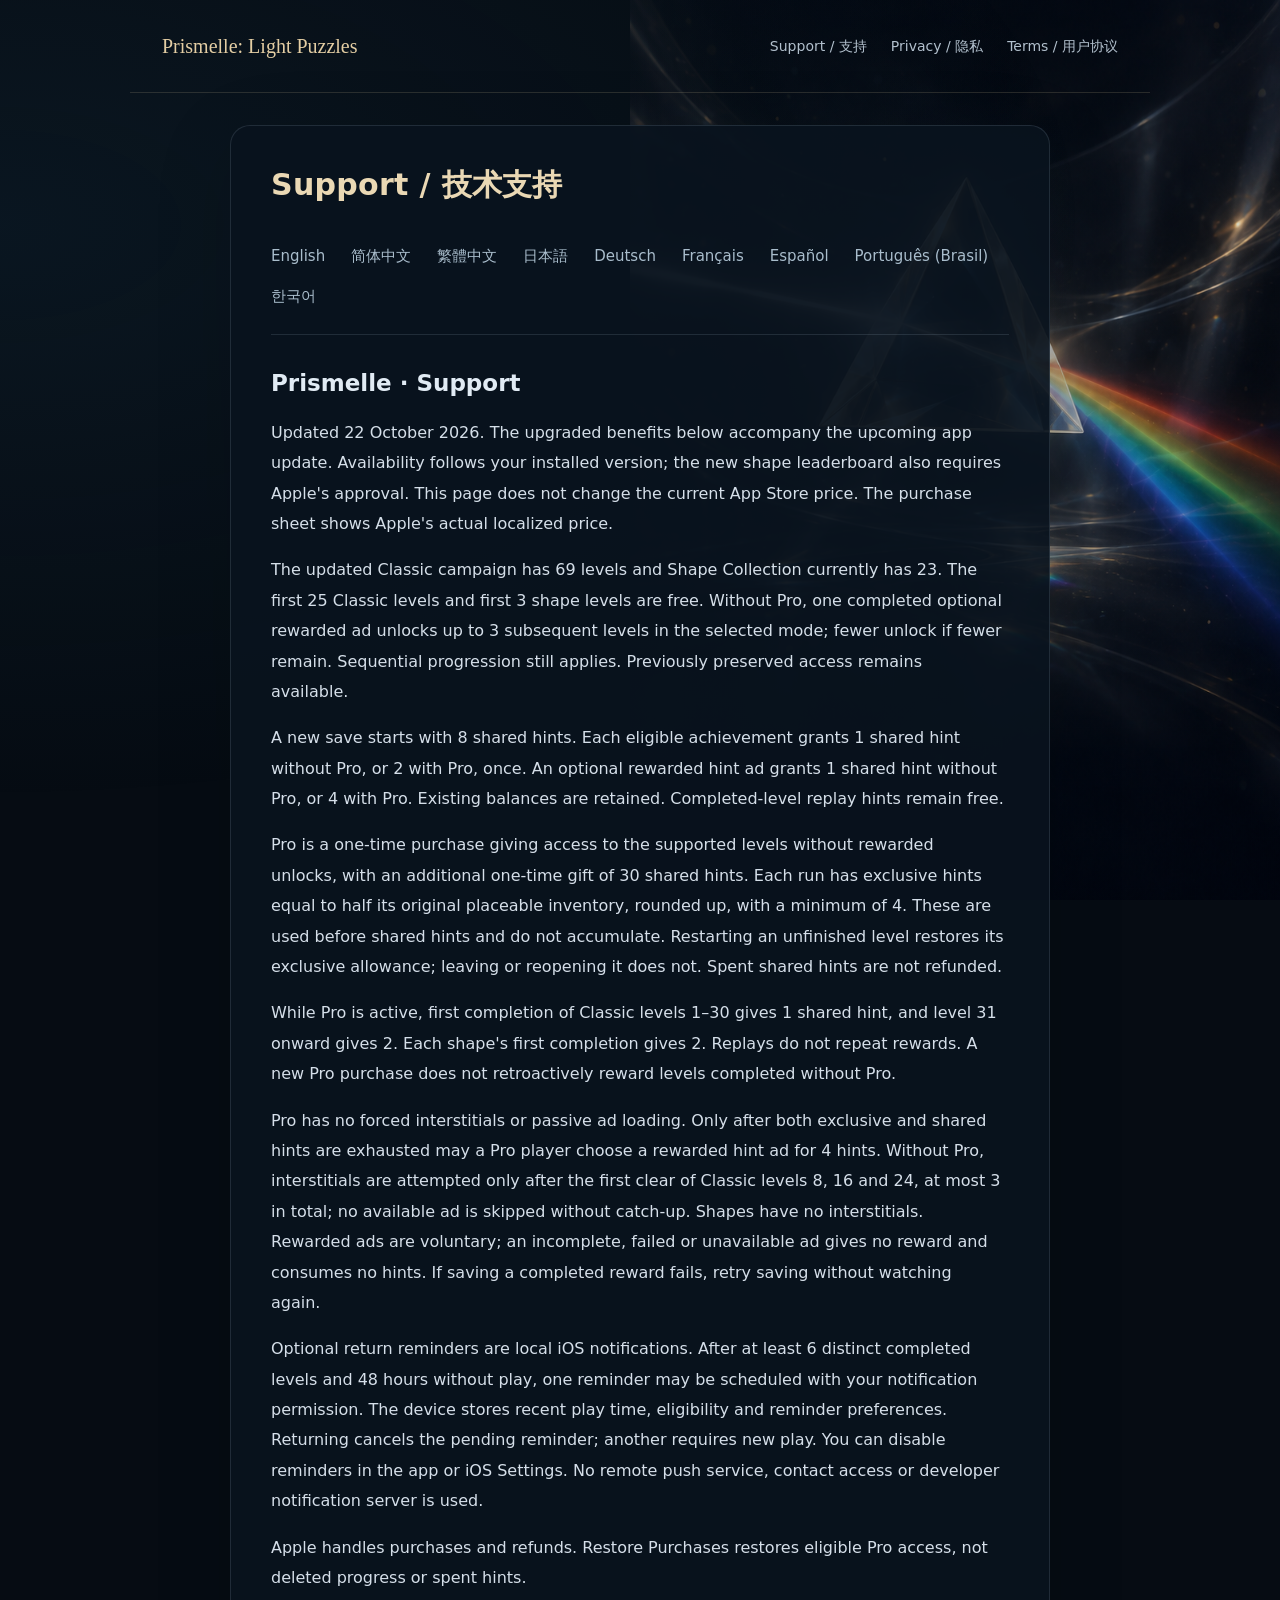
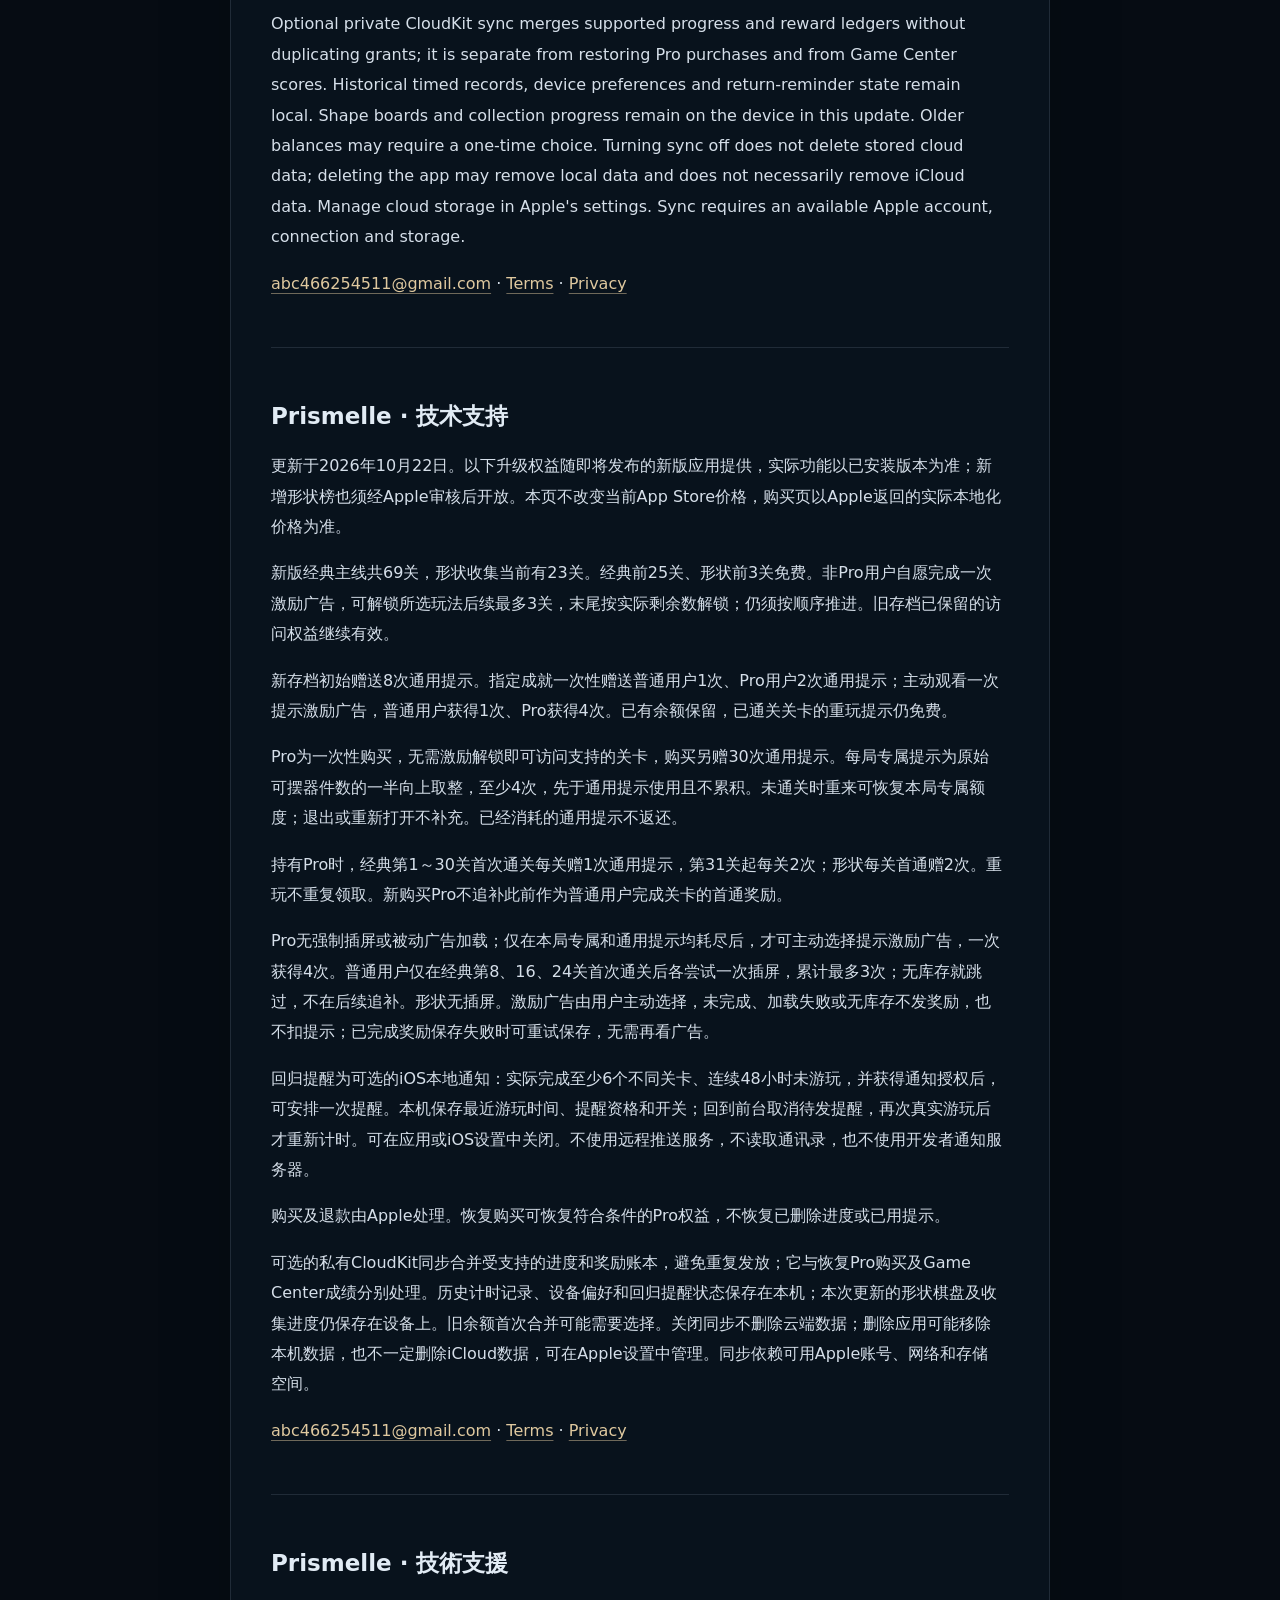
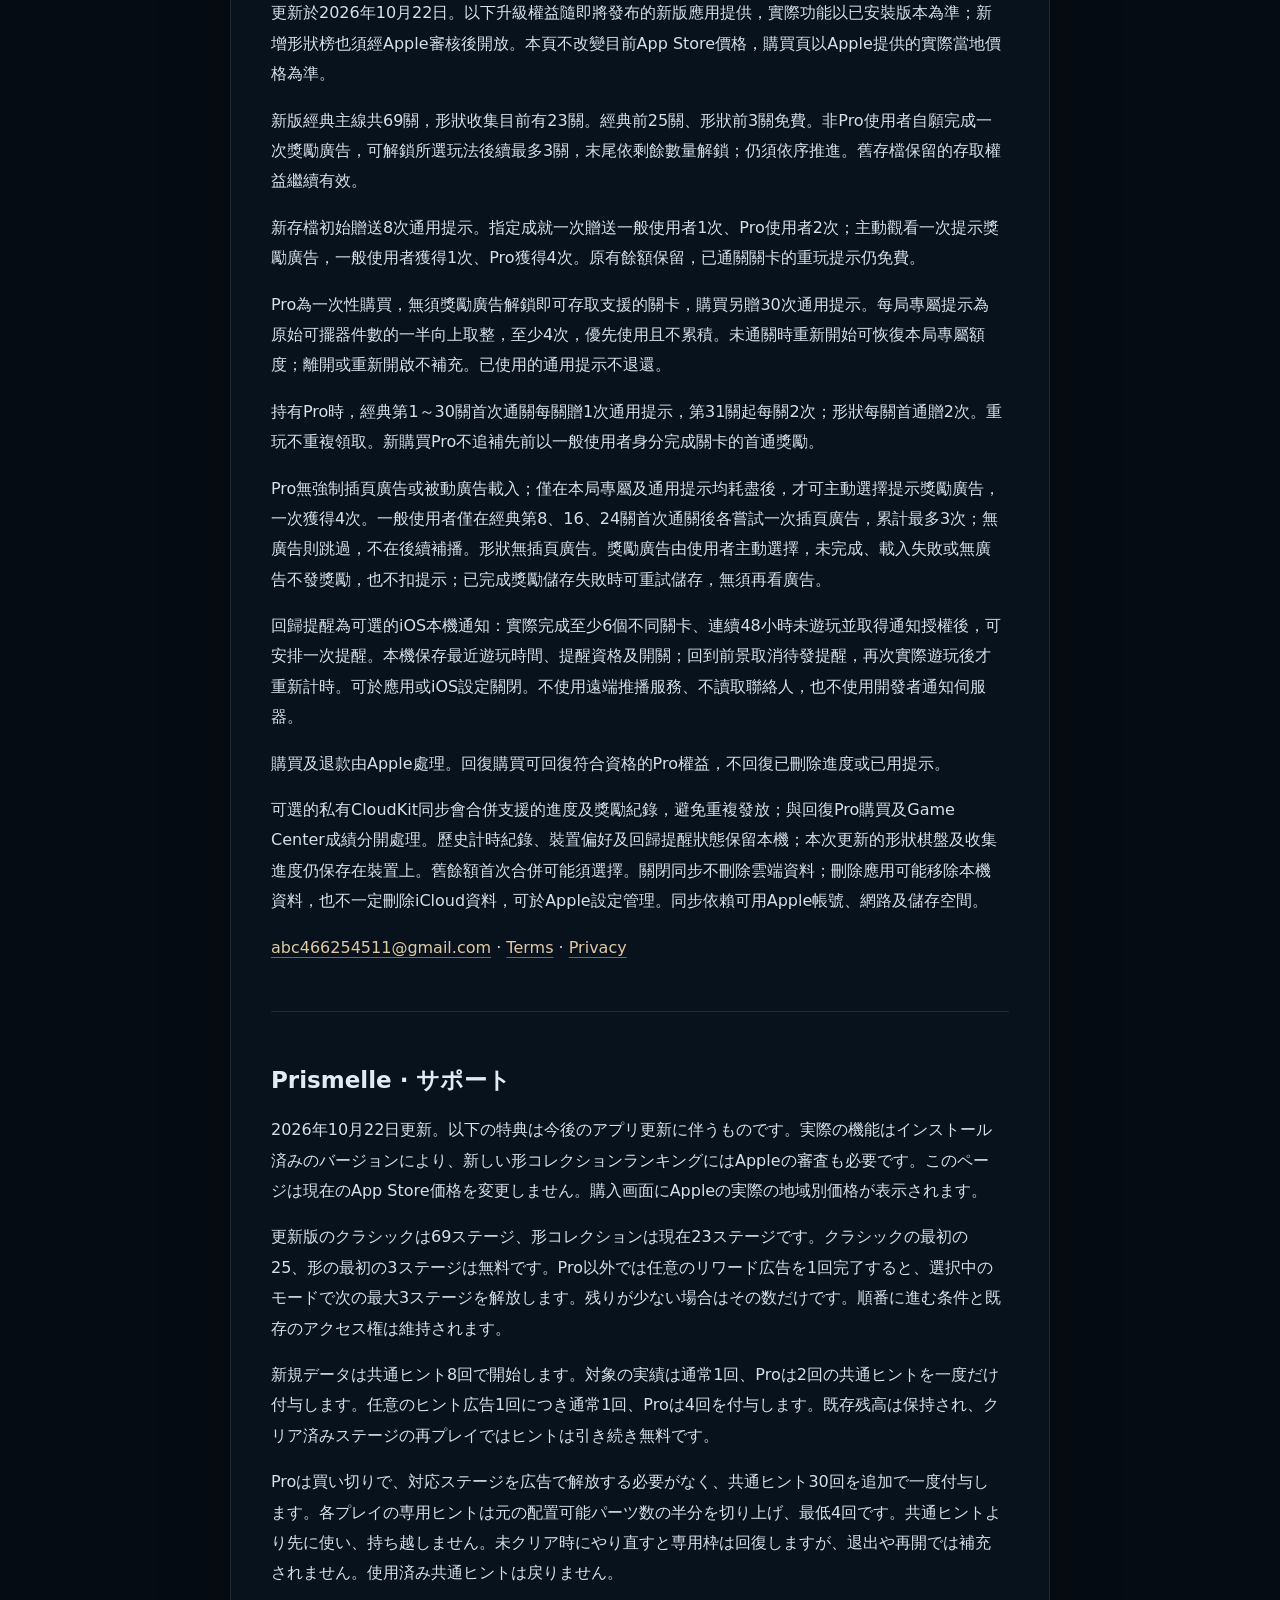
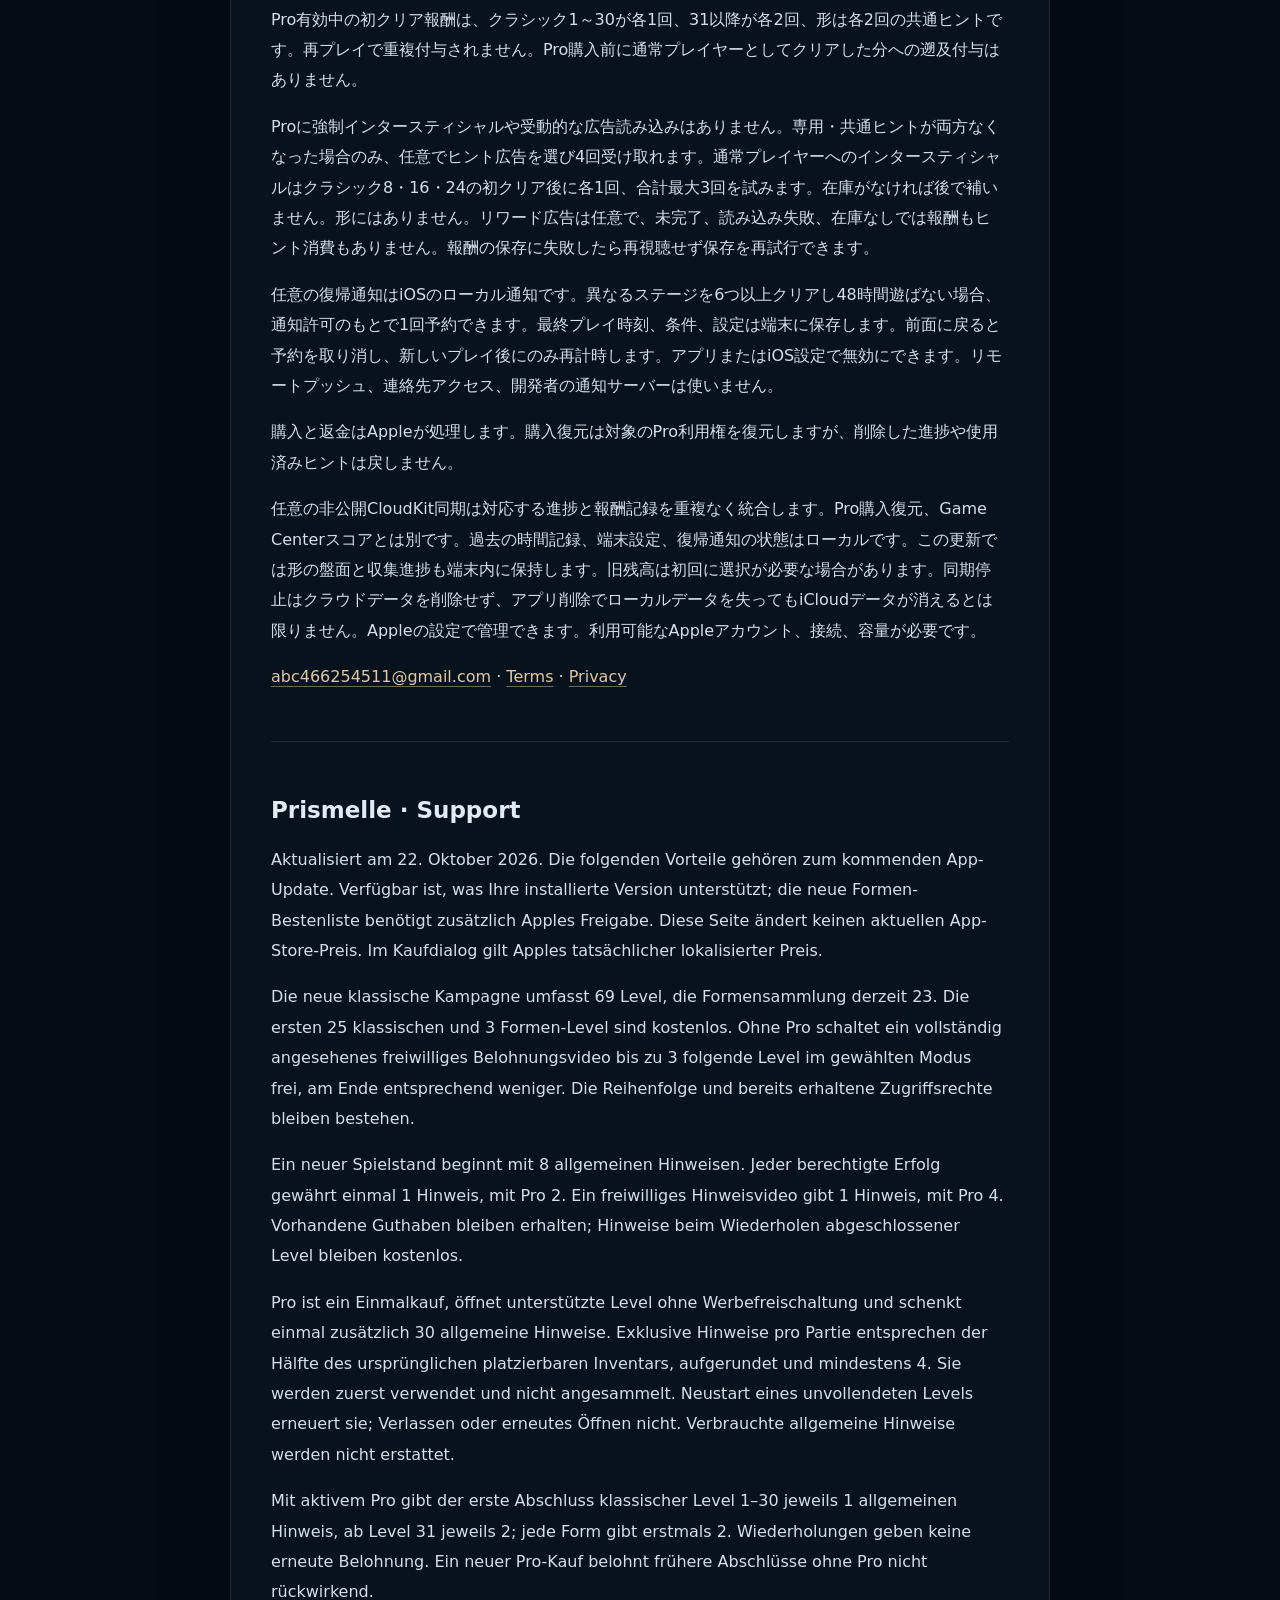
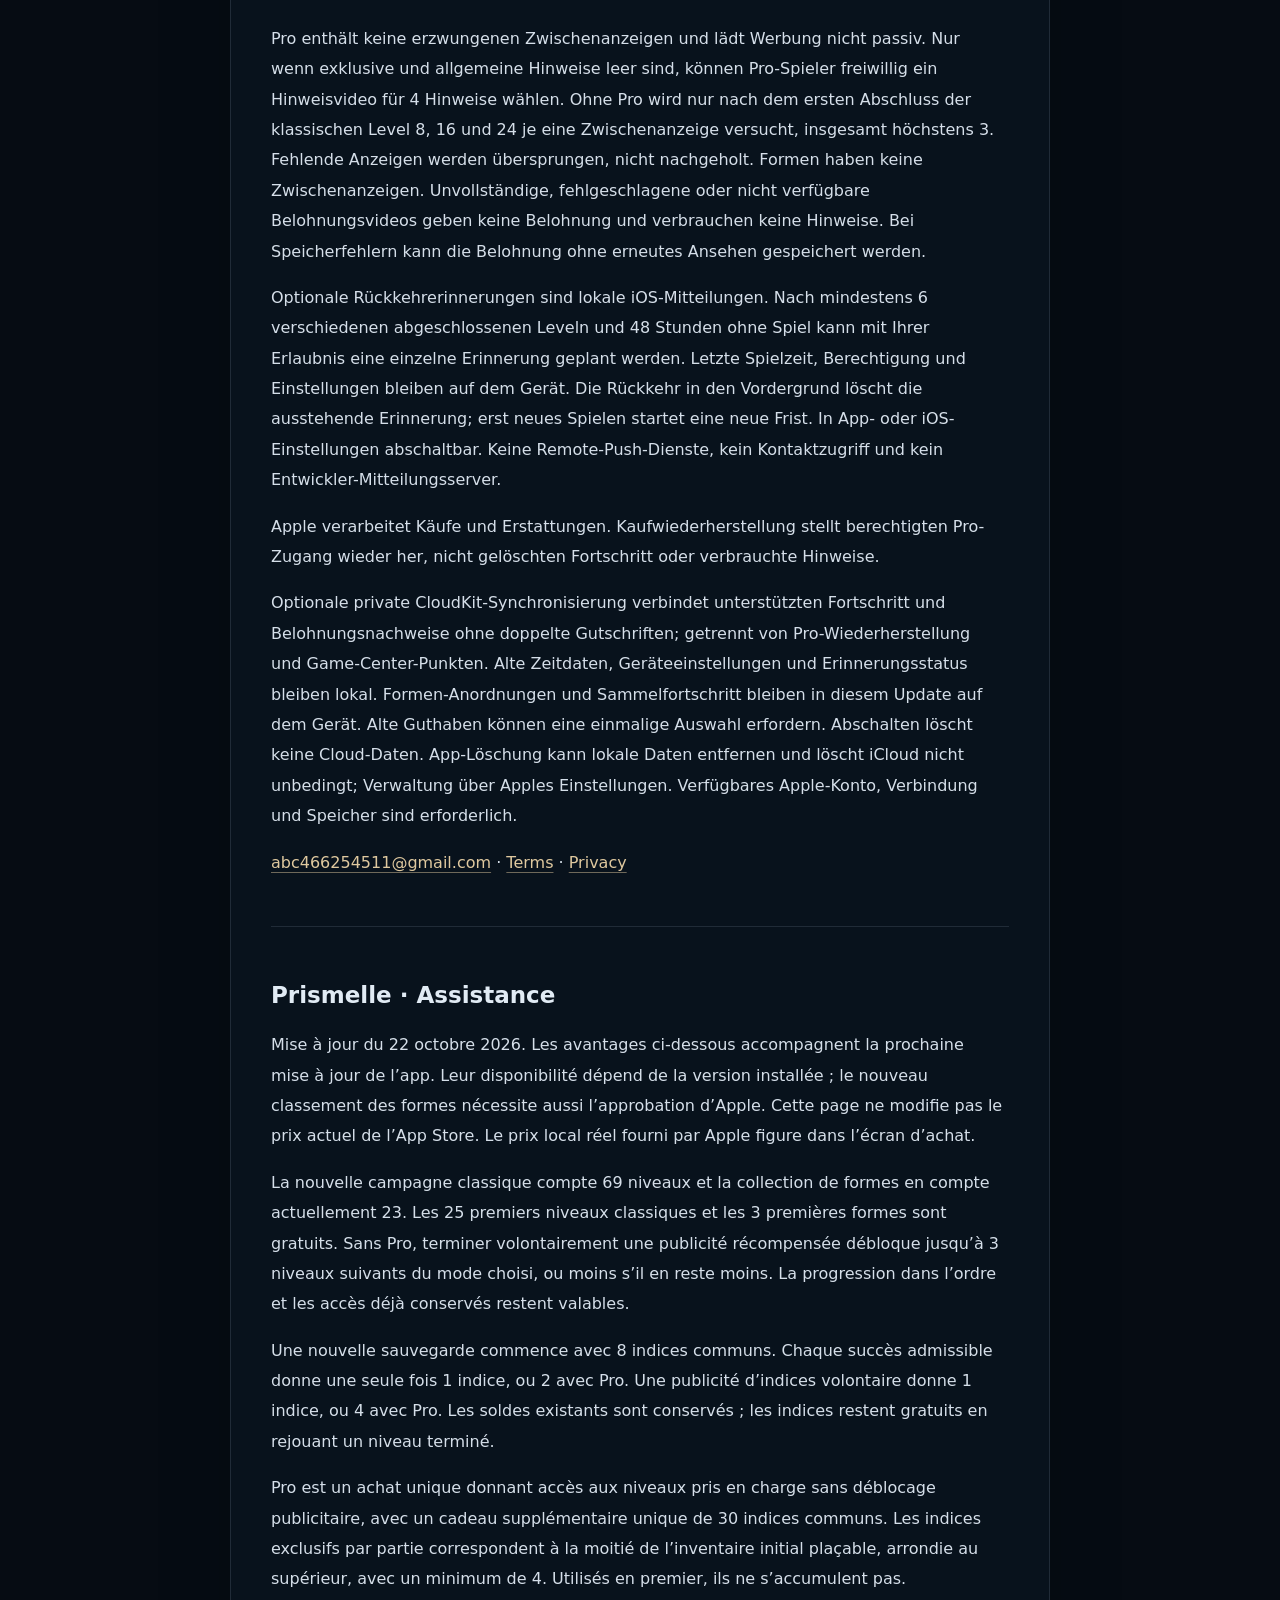
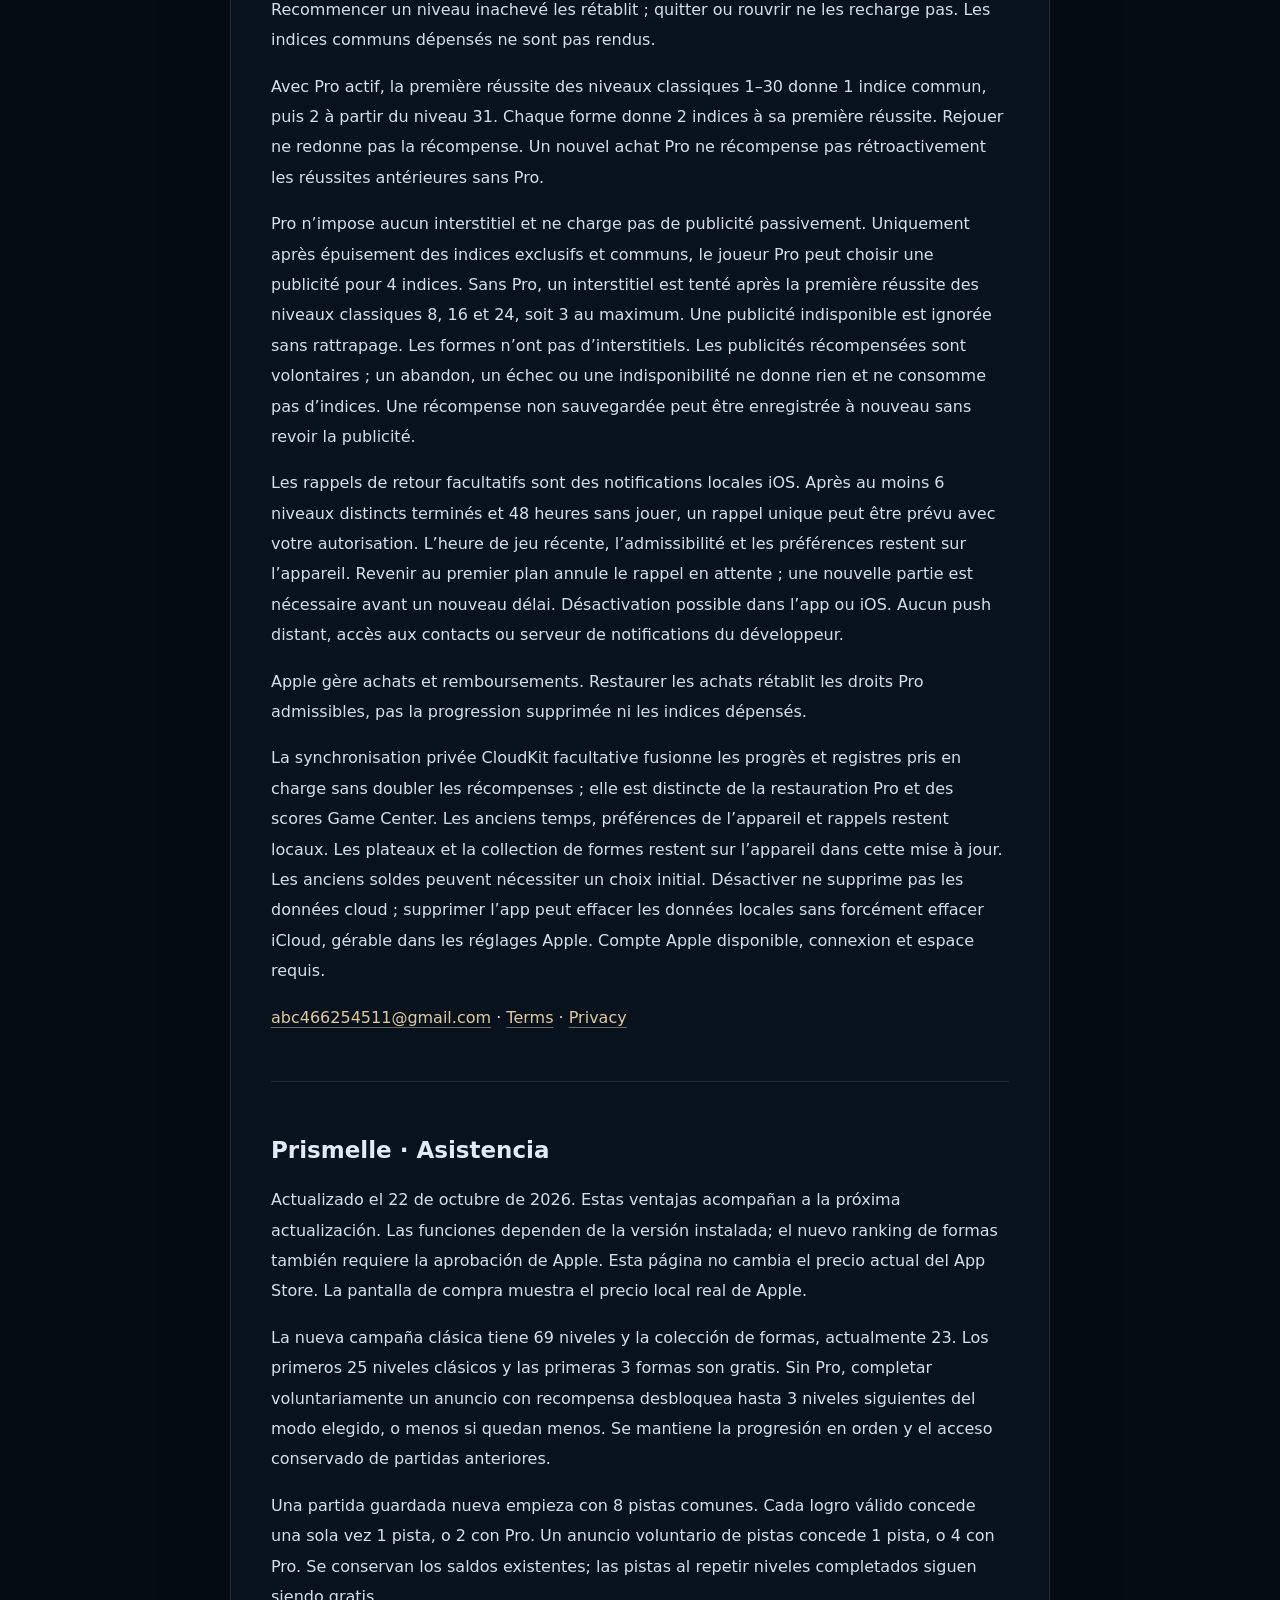
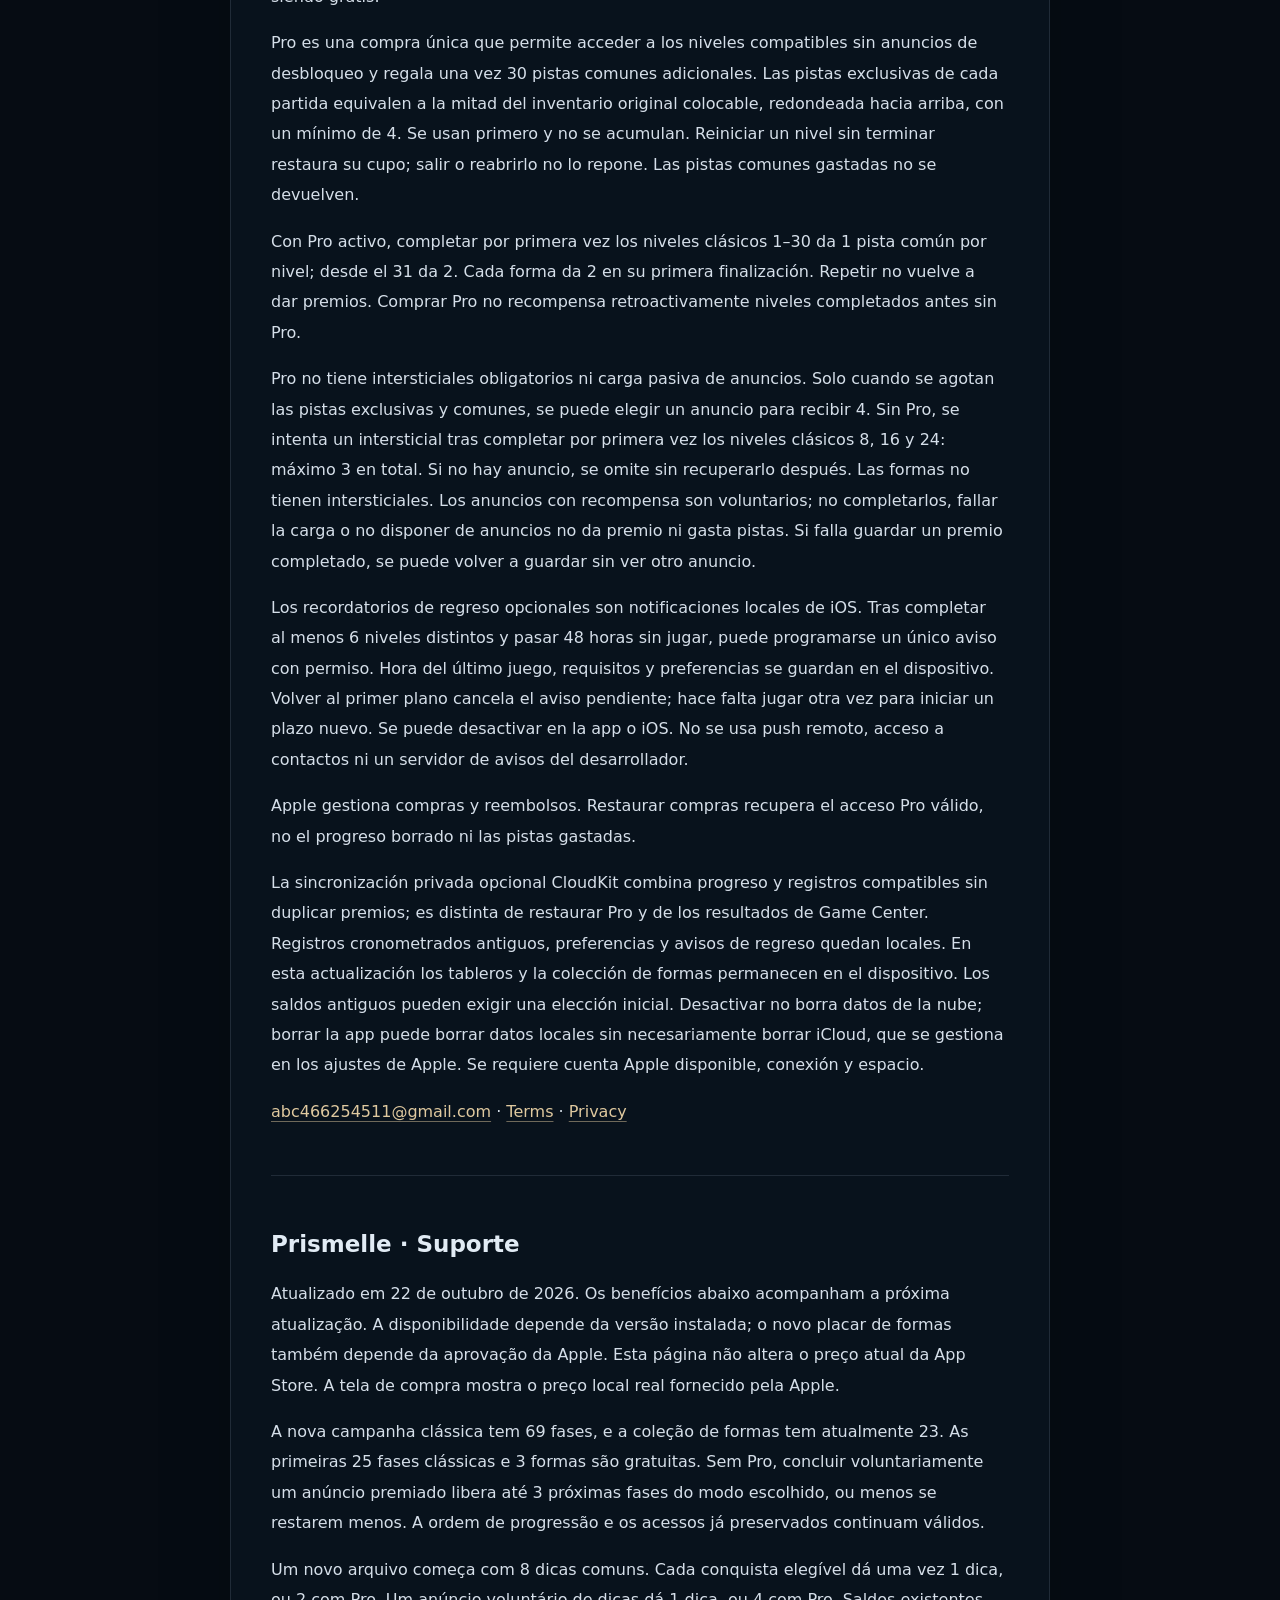
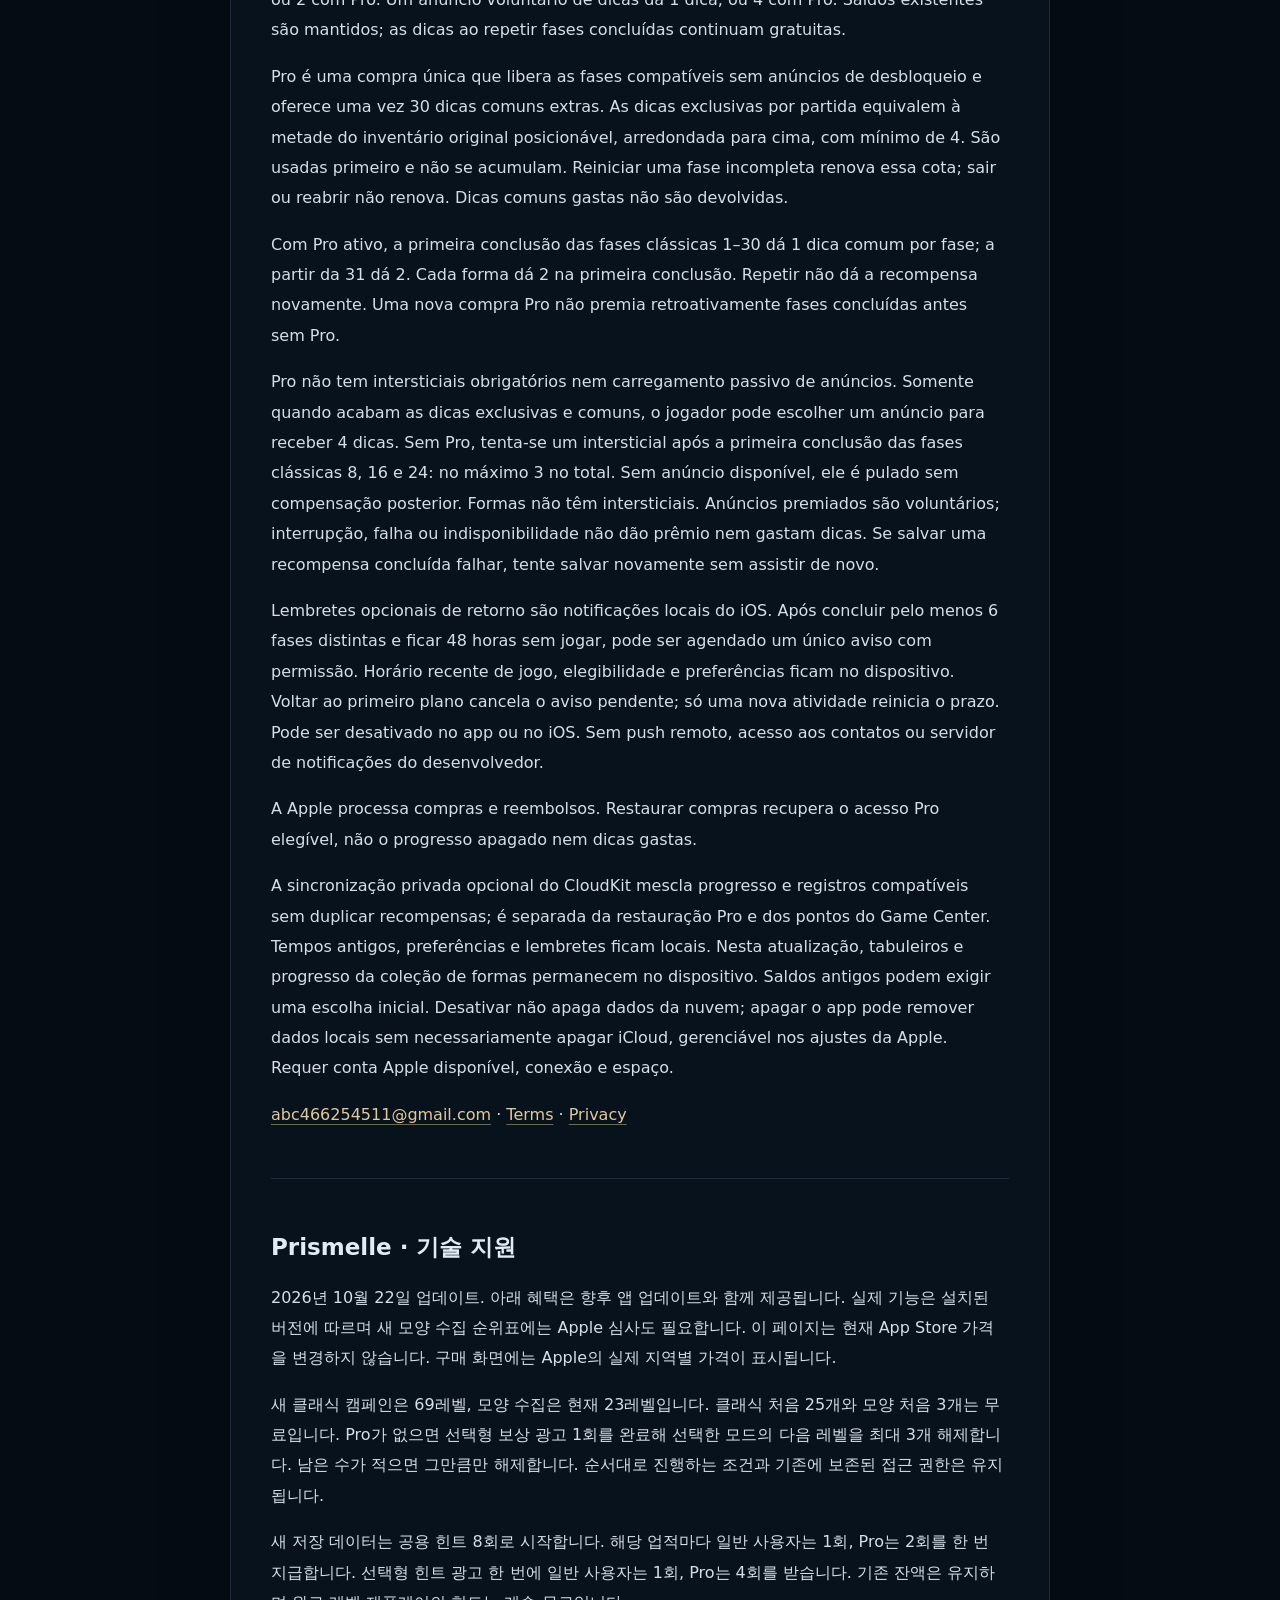
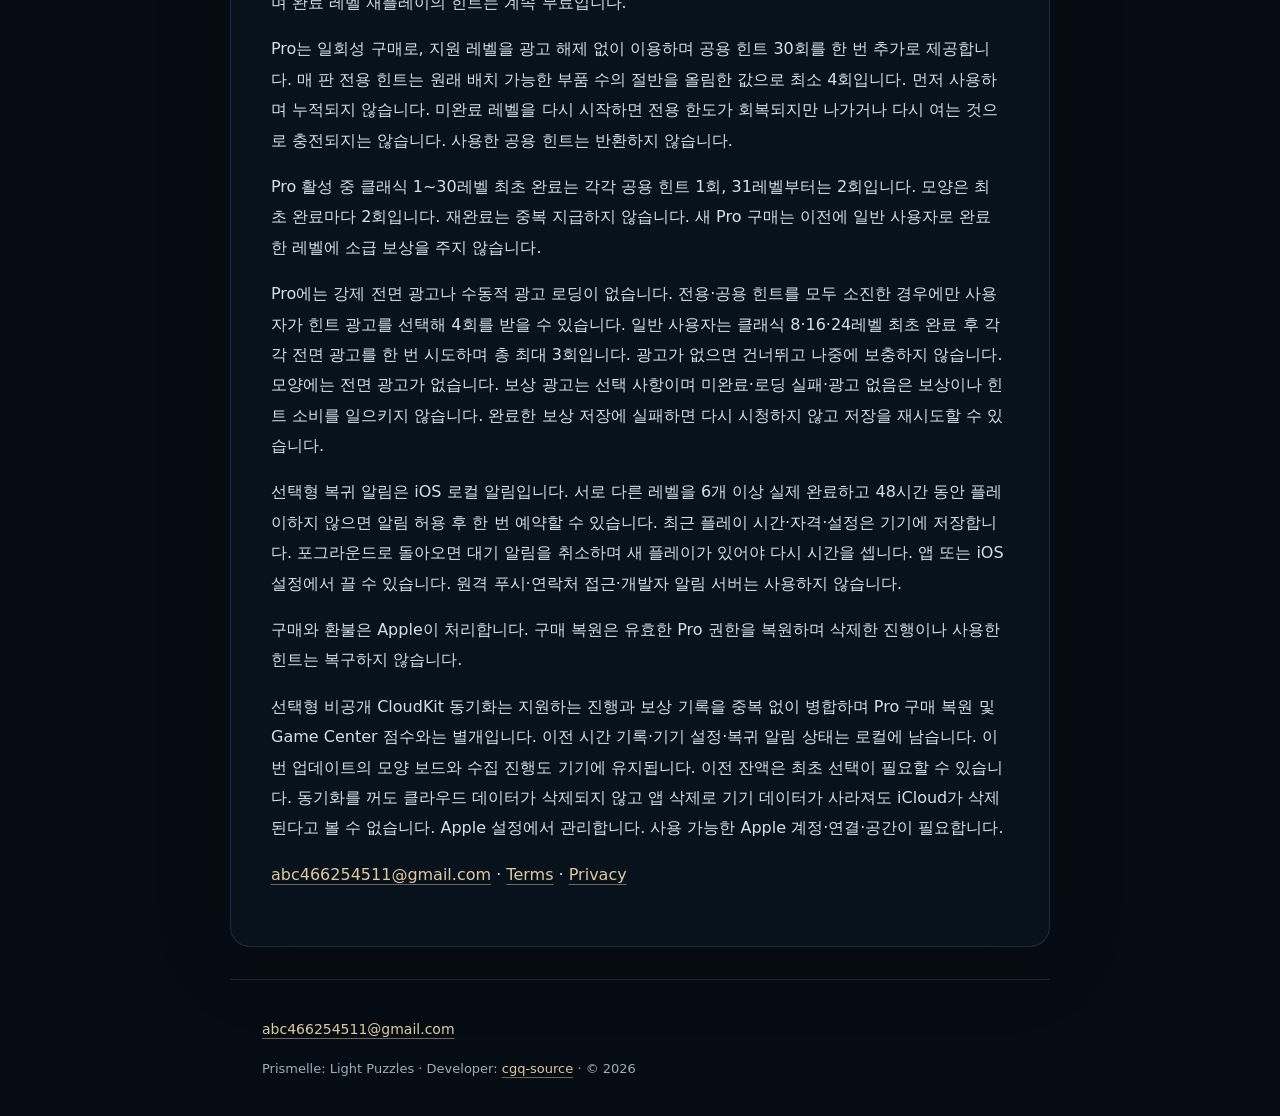
<file: support.html>
<!doctype html>
<html lang="en"><head><meta charset="utf-8"><meta name="viewport" content="width=device-width,initial-scale=1"><meta name="color-scheme" content="dark"><meta name="theme-color" content="#060c13"><title>Support · Prismelle</title><meta name="description" content="Official privacy and support information for Prismelle: Light Puzzles."><link rel="stylesheet" href="style.css?v=20260918-theme1"></head>
<body><a class="skip" href="#main">Skip to content / 跳到正文</a><header><a href="index.html">Prismelle: Light Puzzles</a><nav aria-label="Main navigation"><a href="support.html">Support / 支持</a><a href="privacy.html">Privacy / 隐私</a><a href="terms.html">Terms / 用户协议</a></nav></header><main id="main"><h1>Support / 技术支持</h1><nav class="languages" id="languages" aria-label="Language"><a href="#english" lang="en">English</a><a href="#chinese" lang="zh-Hans">简体中文</a><a href="#traditional" lang="zh-Hant">繁體中文</a><a href="#japanese" lang="ja">日本語</a><a href="#german" lang="de">Deutsch</a><a href="#french" lang="fr">Français</a><a href="#spanish" lang="es">Español</a><a href="#portuguese" lang="pt-BR">Português (Brasil)</a><a href="#korean" lang="ko">한국어</a></nav><section id="english" lang="en"><h2>Prismelle · Support</h2>
<p data-update1022="notice">Updated 22 October 2026. The upgraded benefits below accompany the upcoming app update. Availability follows your installed version; the new shape leaderboard also requires Apple's approval. This page does not change the current App Store price. The purchase sheet shows Apple's actual localized price.</p>
<p data-update1022="access">The updated Classic campaign has 69 levels and Shape Collection currently has 23. The first 25 Classic levels and first 3 shape levels are free. Without Pro, one completed optional rewarded ad unlocks up to 3 subsequent levels in the selected mode; fewer unlock if fewer remain. Sequential progression still applies. Previously preserved access remains available.</p>
<p data-update1022="hints">A new save starts with 8 shared hints. Each eligible achievement grants 1 shared hint without Pro, or 2 with Pro, once. An optional rewarded hint ad grants 1 shared hint without Pro, or 4 with Pro. Existing balances are retained. Completed-level replay hints remain free.</p>
<p data-update1022="pro">Pro is a one-time purchase giving access to the supported levels without rewarded unlocks, with an additional one-time gift of 30 shared hints. Each run has exclusive hints equal to half its original placeable inventory, rounded up, with a minimum of 4. These are used before shared hints and do not accumulate. Restarting an unfinished level restores its exclusive allowance; leaving or reopening it does not. Spent shared hints are not refunded.</p>
<p data-update1022="completion">While Pro is active, first completion of Classic levels 1–30 gives 1 shared hint, and level 31 onward gives 2. Each shape's first completion gives 2. Replays do not repeat rewards. A new Pro purchase does not retroactively reward levels completed without Pro.</p>
<p data-update1022="ads">Pro has no forced interstitials or passive ad loading. Only after both exclusive and shared hints are exhausted may a Pro player choose a rewarded hint ad for 4 hints. Without Pro, interstitials are attempted only after the first clear of Classic levels 8, 16 and 24, at most 3 in total; no available ad is skipped without catch-up. Shapes have no interstitials. Rewarded ads are voluntary; an incomplete, failed or unavailable ad gives no reward and consumes no hints. If saving a completed reward fails, retry saving without watching again.</p>
<p data-update1022="reminder">Optional return reminders are local iOS notifications. After at least 6 distinct completed levels and 48 hours without play, one reminder may be scheduled with your notification permission. The device stores recent play time, eligibility and reminder preferences. Returning cancels the pending reminder; another requires new play. You can disable reminders in the app or iOS Settings. No remote push service, contact access or developer notification server is used.</p>
<p>Apple handles purchases and refunds. Restore Purchases restores eligible Pro access, not deleted progress or spent hints.</p>
<p data-update1022="cloud">Optional private CloudKit sync merges supported progress and reward ledgers without duplicating grants; it is separate from restoring Pro purchases and from Game Center scores. Historical timed records, device preferences and return-reminder state remain local. Shape boards and collection progress remain on the device in this update. Older balances may require a one-time choice. Turning sync off does not delete stored cloud data; deleting the app may remove local data and does not necessarily remove iCloud data. Manage cloud storage in Apple's settings. Sync requires an available Apple account, connection and storage.</p>
<p><a href="mailto:abc466254511@gmail.com">abc466254511@gmail.com</a> · <a href="terms.html#english">Terms</a> · <a href="privacy.html#english">Privacy</a></p>
</section><section id="chinese" lang="zh-Hans"><h2>Prismelle · 技术支持</h2>
<p data-update1022="notice">更新于2026年10月22日。以下升级权益随即将发布的新版应用提供，实际功能以已安装版本为准；新增形状榜也须经Apple审核后开放。本页不改变当前App Store价格，购买页以Apple返回的实际本地化价格为准。</p>
<p data-update1022="access">新版经典主线共69关，形状收集当前有23关。经典前25关、形状前3关免费。非Pro用户自愿完成一次激励广告，可解锁所选玩法后续最多3关，末尾按实际剩余数解锁；仍须按顺序推进。旧存档已保留的访问权益继续有效。</p>
<p data-update1022="hints">新存档初始赠送8次通用提示。指定成就一次性赠送普通用户1次、Pro用户2次通用提示；主动观看一次提示激励广告，普通用户获得1次、Pro获得4次。已有余额保留，已通关关卡的重玩提示仍免费。</p>
<p data-update1022="pro">Pro为一次性购买，无需激励解锁即可访问支持的关卡，购买另赠30次通用提示。每局专属提示为原始可摆器件数的一半向上取整，至少4次，先于通用提示使用且不累积。未通关时重来可恢复本局专属额度；退出或重新打开不补充。已经消耗的通用提示不返还。</p>
<p data-update1022="completion">持有Pro时，经典第1～30关首次通关每关赠1次通用提示，第31关起每关2次；形状每关首通赠2次。重玩不重复领取。新购买Pro不追补此前作为普通用户完成关卡的首通奖励。</p>
<p data-update1022="ads">Pro无强制插屏或被动广告加载；仅在本局专属和通用提示均耗尽后，才可主动选择提示激励广告，一次获得4次。普通用户仅在经典第8、16、24关首次通关后各尝试一次插屏，累计最多3次；无库存就跳过，不在后续追补。形状无插屏。激励广告由用户主动选择，未完成、加载失败或无库存不发奖励，也不扣提示；已完成奖励保存失败时可重试保存，无需再看广告。</p>
<p data-update1022="reminder">回归提醒为可选的iOS本地通知：实际完成至少6个不同关卡、连续48小时未游玩，并获得通知授权后，可安排一次提醒。本机保存最近游玩时间、提醒资格和开关；回到前台取消待发提醒，再次真实游玩后才重新计时。可在应用或iOS设置中关闭。不使用远程推送服务，不读取通讯录，也不使用开发者通知服务器。</p>
<p>购买及退款由Apple处理。恢复购买可恢复符合条件的Pro权益，不恢复已删除进度或已用提示。</p>
<p data-update1022="cloud">可选的私有CloudKit同步合并受支持的进度和奖励账本，避免重复发放；它与恢复Pro购买及Game Center成绩分别处理。历史计时记录、设备偏好和回归提醒状态保存在本机；本次更新的形状棋盘及收集进度仍保存在设备上。旧余额首次合并可能需要选择。关闭同步不删除云端数据；删除应用可能移除本机数据，也不一定删除iCloud数据，可在Apple设置中管理。同步依赖可用Apple账号、网络和存储空间。</p>
<p><a href="mailto:abc466254511@gmail.com">abc466254511@gmail.com</a> · <a href="terms.html#chinese">Terms</a> · <a href="privacy.html#chinese">Privacy</a></p>
</section><section id="traditional" lang="zh-Hant"><h2>Prismelle · 技術支援</h2>
<p data-update1022="notice">更新於2026年10月22日。以下升級權益隨即將發布的新版應用提供，實際功能以已安裝版本為準；新增形狀榜也須經Apple審核後開放。本頁不改變目前App Store價格，購買頁以Apple提供的實際當地價格為準。</p>
<p data-update1022="access">新版經典主線共69關，形狀收集目前有23關。經典前25關、形狀前3關免費。非Pro使用者自願完成一次獎勵廣告，可解鎖所選玩法後續最多3關，末尾依剩餘數量解鎖；仍須依序推進。舊存檔保留的存取權益繼續有效。</p>
<p data-update1022="hints">新存檔初始贈送8次通用提示。指定成就一次贈送一般使用者1次、Pro使用者2次；主動觀看一次提示獎勵廣告，一般使用者獲得1次、Pro獲得4次。原有餘額保留，已通關關卡的重玩提示仍免費。</p>
<p data-update1022="pro">Pro為一次性購買，無須獎勵廣告解鎖即可存取支援的關卡，購買另贈30次通用提示。每局專屬提示為原始可擺器件數的一半向上取整，至少4次，優先使用且不累積。未通關時重新開始可恢復本局專屬額度；離開或重新開啟不補充。已使用的通用提示不退還。</p>
<p data-update1022="completion">持有Pro時，經典第1～30關首次通關每關贈1次通用提示，第31關起每關2次；形狀每關首通贈2次。重玩不重複領取。新購買Pro不追補先前以一般使用者身分完成關卡的首通獎勵。</p>
<p data-update1022="ads">Pro無強制插頁廣告或被動廣告載入；僅在本局專屬及通用提示均耗盡後，才可主動選擇提示獎勵廣告，一次獲得4次。一般使用者僅在經典第8、16、24關首次通關後各嘗試一次插頁廣告，累計最多3次；無廣告則跳過，不在後續補播。形狀無插頁廣告。獎勵廣告由使用者主動選擇，未完成、載入失敗或無廣告不發獎勵，也不扣提示；已完成獎勵儲存失敗時可重試儲存，無須再看廣告。</p>
<p data-update1022="reminder">回歸提醒為可選的iOS本機通知：實際完成至少6個不同關卡、連續48小時未遊玩並取得通知授權後，可安排一次提醒。本機保存最近遊玩時間、提醒資格及開關；回到前景取消待發提醒，再次實際遊玩後才重新計時。可於應用或iOS設定關閉。不使用遠端推播服務、不讀取聯絡人，也不使用開發者通知伺服器。</p>
<p>購買及退款由Apple處理。回復購買可回復符合資格的Pro權益，不回復已刪除進度或已用提示。</p>
<p data-update1022="cloud">可選的私有CloudKit同步會合併支援的進度及獎勵紀錄，避免重複發放；與回復Pro購買及Game Center成績分開處理。歷史計時紀錄、裝置偏好及回歸提醒狀態保留本機；本次更新的形狀棋盤及收集進度仍保存在裝置上。舊餘額首次合併可能須選擇。關閉同步不刪除雲端資料；刪除應用可能移除本機資料，也不一定刪除iCloud資料，可於Apple設定管理。同步依賴可用Apple帳號、網路及儲存空間。</p>
<p><a href="mailto:abc466254511@gmail.com">abc466254511@gmail.com</a> · <a href="terms.html#traditional">Terms</a> · <a href="privacy.html#traditional">Privacy</a></p>
</section><section id="japanese" lang="ja"><h2>Prismelle · サポート</h2>
<p data-update1022="notice">2026年10月22日更新。以下の特典は今後のアプリ更新に伴うものです。実際の機能はインストール済みのバージョンにより、新しい形コレクションランキングにはAppleの審査も必要です。このページは現在のApp Store価格を変更しません。購入画面にAppleの実際の地域別価格が表示されます。</p>
<p data-update1022="access">更新版のクラシックは69ステージ、形コレクションは現在23ステージです。クラシックの最初の25、形の最初の3ステージは無料です。Pro以外では任意のリワード広告を1回完了すると、選択中のモードで次の最大3ステージを解放します。残りが少ない場合はその数だけです。順番に進む条件と既存のアクセス権は維持されます。</p>
<p data-update1022="hints">新規データは共通ヒント8回で開始します。対象の実績は通常1回、Proは2回の共通ヒントを一度だけ付与します。任意のヒント広告1回につき通常1回、Proは4回を付与します。既存残高は保持され、クリア済みステージの再プレイではヒントは引き続き無料です。</p>
<p data-update1022="pro">Proは買い切りで、対応ステージを広告で解放する必要がなく、共通ヒント30回を追加で一度付与します。各プレイの専用ヒントは元の配置可能パーツ数の半分を切り上げ、最低4回です。共通ヒントより先に使い、持ち越しません。未クリア時にやり直すと専用枠は回復しますが、退出や再開では補充されません。使用済み共通ヒントは戻りません。</p>
<p data-update1022="completion">Pro有効中の初クリア報酬は、クラシック1～30が各1回、31以降が各2回、形は各2回の共通ヒントです。再プレイで重複付与されません。Pro購入前に通常プレイヤーとしてクリアした分への遡及付与はありません。</p>
<p data-update1022="ads">Proに強制インタースティシャルや受動的な広告読み込みはありません。専用・共通ヒントが両方なくなった場合のみ、任意でヒント広告を選び4回受け取れます。通常プレイヤーへのインタースティシャルはクラシック8・16・24の初クリア後に各1回、合計最大3回を試みます。在庫がなければ後で補いません。形にはありません。リワード広告は任意で、未完了、読み込み失敗、在庫なしでは報酬もヒント消費もありません。報酬の保存に失敗したら再視聴せず保存を再試行できます。</p>
<p data-update1022="reminder">任意の復帰通知はiOSのローカル通知です。異なるステージを6つ以上クリアし48時間遊ばない場合、通知許可のもとで1回予約できます。最終プレイ時刻、条件、設定は端末に保存します。前面に戻ると予約を取り消し、新しいプレイ後にのみ再計時します。アプリまたはiOS設定で無効にできます。リモートプッシュ、連絡先アクセス、開発者の通知サーバーは使いません。</p>
<p>購入と返金はAppleが処理します。購入復元は対象のPro利用権を復元しますが、削除した進捗や使用済みヒントは戻しません。</p>
<p data-update1022="cloud">任意の非公開CloudKit同期は対応する進捗と報酬記録を重複なく統合します。Pro購入復元、Game Centerスコアとは別です。過去の時間記録、端末設定、復帰通知の状態はローカルです。この更新では形の盤面と収集進捗も端末内に保持します。旧残高は初回に選択が必要な場合があります。同期停止はクラウドデータを削除せず、アプリ削除でローカルデータを失ってもiCloudデータが消えるとは限りません。Appleの設定で管理できます。利用可能なAppleアカウント、接続、容量が必要です。</p>
<p><a href="mailto:abc466254511@gmail.com">abc466254511@gmail.com</a> · <a href="terms.html#japanese">Terms</a> · <a href="privacy.html#japanese">Privacy</a></p>
</section><section id="german" lang="de"><h2>Prismelle · Support</h2>
<p data-update1022="notice">Aktualisiert am 22. Oktober 2026. Die folgenden Vorteile gehören zum kommenden App-Update. Verfügbar ist, was Ihre installierte Version unterstützt; die neue Formen-Bestenliste benötigt zusätzlich Apples Freigabe. Diese Seite ändert keinen aktuellen App-Store-Preis. Im Kaufdialog gilt Apples tatsächlicher lokalisierter Preis.</p>
<p data-update1022="access">Die neue klassische Kampagne umfasst 69 Level, die Formensammlung derzeit 23. Die ersten 25 klassischen und 3 Formen-Level sind kostenlos. Ohne Pro schaltet ein vollständig angesehenes freiwilliges Belohnungsvideo bis zu 3 folgende Level im gewählten Modus frei, am Ende entsprechend weniger. Die Reihenfolge und bereits erhaltene Zugriffsrechte bleiben bestehen.</p>
<p data-update1022="hints">Ein neuer Spielstand beginnt mit 8 allgemeinen Hinweisen. Jeder berechtigte Erfolg gewährt einmal 1 Hinweis, mit Pro 2. Ein freiwilliges Hinweisvideo gibt 1 Hinweis, mit Pro 4. Vorhandene Guthaben bleiben erhalten; Hinweise beim Wiederholen abgeschlossener Level bleiben kostenlos.</p>
<p data-update1022="pro">Pro ist ein Einmalkauf, öffnet unterstützte Level ohne Werbefreischaltung und schenkt einmal zusätzlich 30 allgemeine Hinweise. Exklusive Hinweise pro Partie entsprechen der Hälfte des ursprünglichen platzierbaren Inventars, aufgerundet und mindestens 4. Sie werden zuerst verwendet und nicht angesammelt. Neustart eines unvollendeten Levels erneuert sie; Verlassen oder erneutes Öffnen nicht. Verbrauchte allgemeine Hinweise werden nicht erstattet.</p>
<p data-update1022="completion">Mit aktivem Pro gibt der erste Abschluss klassischer Level 1–30 jeweils 1 allgemeinen Hinweis, ab Level 31 jeweils 2; jede Form gibt erstmals 2. Wiederholungen geben keine erneute Belohnung. Ein neuer Pro-Kauf belohnt frühere Abschlüsse ohne Pro nicht rückwirkend.</p>
<p data-update1022="ads">Pro enthält keine erzwungenen Zwischenanzeigen und lädt Werbung nicht passiv. Nur wenn exklusive und allgemeine Hinweise leer sind, können Pro-Spieler freiwillig ein Hinweisvideo für 4 Hinweise wählen. Ohne Pro wird nur nach dem ersten Abschluss der klassischen Level 8, 16 und 24 je eine Zwischenanzeige versucht, insgesamt höchstens 3. Fehlende Anzeigen werden übersprungen, nicht nachgeholt. Formen haben keine Zwischenanzeigen. Unvollständige, fehlgeschlagene oder nicht verfügbare Belohnungsvideos geben keine Belohnung und verbrauchen keine Hinweise. Bei Speicherfehlern kann die Belohnung ohne erneutes Ansehen gespeichert werden.</p>
<p data-update1022="reminder">Optionale Rückkehrerinnerungen sind lokale iOS-Mitteilungen. Nach mindestens 6 verschiedenen abgeschlossenen Leveln und 48 Stunden ohne Spiel kann mit Ihrer Erlaubnis eine einzelne Erinnerung geplant werden. Letzte Spielzeit, Berechtigung und Einstellungen bleiben auf dem Gerät. Die Rückkehr in den Vordergrund löscht die ausstehende Erinnerung; erst neues Spielen startet eine neue Frist. In App- oder iOS-Einstellungen abschaltbar. Keine Remote-Push-Dienste, kein Kontaktzugriff und kein Entwickler-Mitteilungsserver.</p>
<p>Apple verarbeitet Käufe und Erstattungen. Kaufwiederherstellung stellt berechtigten Pro-Zugang wieder her, nicht gelöschten Fortschritt oder verbrauchte Hinweise.</p>
<p data-update1022="cloud">Optionale private CloudKit-Synchronisierung verbindet unterstützten Fortschritt und Belohnungsnachweise ohne doppelte Gutschriften; getrennt von Pro-Wiederherstellung und Game-Center-Punkten. Alte Zeitdaten, Geräteeinstellungen und Erinnerungsstatus bleiben lokal. Formen-Anordnungen und Sammelfortschritt bleiben in diesem Update auf dem Gerät. Alte Guthaben können eine einmalige Auswahl erfordern. Abschalten löscht keine Cloud-Daten. App-Löschung kann lokale Daten entfernen und löscht iCloud nicht unbedingt; Verwaltung über Apples Einstellungen. Verfügbares Apple-Konto, Verbindung und Speicher sind erforderlich.</p>
<p><a href="mailto:abc466254511@gmail.com">abc466254511@gmail.com</a> · <a href="terms.html#german">Terms</a> · <a href="privacy.html#german">Privacy</a></p>
</section><section id="french" lang="fr"><h2>Prismelle · Assistance</h2>
<p data-update1022="notice">Mise à jour du 22 octobre 2026. Les avantages ci-dessous accompagnent la prochaine mise à jour de l’app. Leur disponibilité dépend de la version installée ; le nouveau classement des formes nécessite aussi l’approbation d’Apple. Cette page ne modifie pas le prix actuel de l’App Store. Le prix local réel fourni par Apple figure dans l’écran d’achat.</p>
<p data-update1022="access">La nouvelle campagne classique compte 69 niveaux et la collection de formes en compte actuellement 23. Les 25 premiers niveaux classiques et les 3 premières formes sont gratuits. Sans Pro, terminer volontairement une publicité récompensée débloque jusqu’à 3 niveaux suivants du mode choisi, ou moins s’il en reste moins. La progression dans l’ordre et les accès déjà conservés restent valables.</p>
<p data-update1022="hints">Une nouvelle sauvegarde commence avec 8 indices communs. Chaque succès admissible donne une seule fois 1 indice, ou 2 avec Pro. Une publicité d’indices volontaire donne 1 indice, ou 4 avec Pro. Les soldes existants sont conservés ; les indices restent gratuits en rejouant un niveau terminé.</p>
<p data-update1022="pro">Pro est un achat unique donnant accès aux niveaux pris en charge sans déblocage publicitaire, avec un cadeau supplémentaire unique de 30 indices communs. Les indices exclusifs par partie correspondent à la moitié de l’inventaire initial plaçable, arrondie au supérieur, avec un minimum de 4. Utilisés en premier, ils ne s’accumulent pas. Recommencer un niveau inachevé les rétablit ; quitter ou rouvrir ne les recharge pas. Les indices communs dépensés ne sont pas rendus.</p>
<p data-update1022="completion">Avec Pro actif, la première réussite des niveaux classiques 1–30 donne 1 indice commun, puis 2 à partir du niveau 31. Chaque forme donne 2 indices à sa première réussite. Rejouer ne redonne pas la récompense. Un nouvel achat Pro ne récompense pas rétroactivement les réussites antérieures sans Pro.</p>
<p data-update1022="ads">Pro n’impose aucun interstitiel et ne charge pas de publicité passivement. Uniquement après épuisement des indices exclusifs et communs, le joueur Pro peut choisir une publicité pour 4 indices. Sans Pro, un interstitiel est tenté après la première réussite des niveaux classiques 8, 16 et 24, soit 3 au maximum. Une publicité indisponible est ignorée sans rattrapage. Les formes n’ont pas d’interstitiels. Les publicités récompensées sont volontaires ; un abandon, un échec ou une indisponibilité ne donne rien et ne consomme pas d’indices. Une récompense non sauvegardée peut être enregistrée à nouveau sans revoir la publicité.</p>
<p data-update1022="reminder">Les rappels de retour facultatifs sont des notifications locales iOS. Après au moins 6 niveaux distincts terminés et 48 heures sans jouer, un rappel unique peut être prévu avec votre autorisation. L’heure de jeu récente, l’admissibilité et les préférences restent sur l’appareil. Revenir au premier plan annule le rappel en attente ; une nouvelle partie est nécessaire avant un nouveau délai. Désactivation possible dans l’app ou iOS. Aucun push distant, accès aux contacts ou serveur de notifications du développeur.</p>
<p>Apple gère achats et remboursements. Restaurer les achats rétablit les droits Pro admissibles, pas la progression supprimée ni les indices dépensés.</p>
<p data-update1022="cloud">La synchronisation privée CloudKit facultative fusionne les progrès et registres pris en charge sans doubler les récompenses ; elle est distincte de la restauration Pro et des scores Game Center. Les anciens temps, préférences de l’appareil et rappels restent locaux. Les plateaux et la collection de formes restent sur l’appareil dans cette mise à jour. Les anciens soldes peuvent nécessiter un choix initial. Désactiver ne supprime pas les données cloud ; supprimer l’app peut effacer les données locales sans forcément effacer iCloud, gérable dans les réglages Apple. Compte Apple disponible, connexion et espace requis.</p>
<p><a href="mailto:abc466254511@gmail.com">abc466254511@gmail.com</a> · <a href="terms.html#french">Terms</a> · <a href="privacy.html#french">Privacy</a></p>
</section><section id="spanish" lang="es"><h2>Prismelle · Asistencia</h2>
<p data-update1022="notice">Actualizado el 22 de octubre de 2026. Estas ventajas acompañan a la próxima actualización. Las funciones dependen de la versión instalada; el nuevo ranking de formas también requiere la aprobación de Apple. Esta página no cambia el precio actual del App Store. La pantalla de compra muestra el precio local real de Apple.</p>
<p data-update1022="access">La nueva campaña clásica tiene 69 niveles y la colección de formas, actualmente 23. Los primeros 25 niveles clásicos y las primeras 3 formas son gratis. Sin Pro, completar voluntariamente un anuncio con recompensa desbloquea hasta 3 niveles siguientes del modo elegido, o menos si quedan menos. Se mantiene la progresión en orden y el acceso conservado de partidas anteriores.</p>
<p data-update1022="hints">Una partida guardada nueva empieza con 8 pistas comunes. Cada logro válido concede una sola vez 1 pista, o 2 con Pro. Un anuncio voluntario de pistas concede 1 pista, o 4 con Pro. Se conservan los saldos existentes; las pistas al repetir niveles completados siguen siendo gratis.</p>
<p data-update1022="pro">Pro es una compra única que permite acceder a los niveles compatibles sin anuncios de desbloqueo y regala una vez 30 pistas comunes adicionales. Las pistas exclusivas de cada partida equivalen a la mitad del inventario original colocable, redondeada hacia arriba, con un mínimo de 4. Se usan primero y no se acumulan. Reiniciar un nivel sin terminar restaura su cupo; salir o reabrirlo no lo repone. Las pistas comunes gastadas no se devuelven.</p>
<p data-update1022="completion">Con Pro activo, completar por primera vez los niveles clásicos 1–30 da 1 pista común por nivel; desde el 31 da 2. Cada forma da 2 en su primera finalización. Repetir no vuelve a dar premios. Comprar Pro no recompensa retroactivamente niveles completados antes sin Pro.</p>
<p data-update1022="ads">Pro no tiene intersticiales obligatorios ni carga pasiva de anuncios. Solo cuando se agotan las pistas exclusivas y comunes, se puede elegir un anuncio para recibir 4. Sin Pro, se intenta un intersticial tras completar por primera vez los niveles clásicos 8, 16 y 24: máximo 3 en total. Si no hay anuncio, se omite sin recuperarlo después. Las formas no tienen intersticiales. Los anuncios con recompensa son voluntarios; no completarlos, fallar la carga o no disponer de anuncios no da premio ni gasta pistas. Si falla guardar un premio completado, se puede volver a guardar sin ver otro anuncio.</p>
<p data-update1022="reminder">Los recordatorios de regreso opcionales son notificaciones locales de iOS. Tras completar al menos 6 niveles distintos y pasar 48 horas sin jugar, puede programarse un único aviso con permiso. Hora del último juego, requisitos y preferencias se guardan en el dispositivo. Volver al primer plano cancela el aviso pendiente; hace falta jugar otra vez para iniciar un plazo nuevo. Se puede desactivar en la app o iOS. No se usa push remoto, acceso a contactos ni un servidor de avisos del desarrollador.</p>
<p>Apple gestiona compras y reembolsos. Restaurar compras recupera el acceso Pro válido, no el progreso borrado ni las pistas gastadas.</p>
<p data-update1022="cloud">La sincronización privada opcional CloudKit combina progreso y registros compatibles sin duplicar premios; es distinta de restaurar Pro y de los resultados de Game Center. Registros cronometrados antiguos, preferencias y avisos de regreso quedan locales. En esta actualización los tableros y la colección de formas permanecen en el dispositivo. Los saldos antiguos pueden exigir una elección inicial. Desactivar no borra datos de la nube; borrar la app puede borrar datos locales sin necesariamente borrar iCloud, que se gestiona en los ajustes de Apple. Se requiere cuenta Apple disponible, conexión y espacio.</p>
<p><a href="mailto:abc466254511@gmail.com">abc466254511@gmail.com</a> · <a href="terms.html#spanish">Terms</a> · <a href="privacy.html#spanish">Privacy</a></p>
</section><section id="portuguese" lang="pt-BR"><h2>Prismelle · Suporte</h2>
<p data-update1022="notice">Atualizado em 22 de outubro de 2026. Os benefícios abaixo acompanham a próxima atualização. A disponibilidade depende da versão instalada; o novo placar de formas também depende da aprovação da Apple. Esta página não altera o preço atual da App Store. A tela de compra mostra o preço local real fornecido pela Apple.</p>
<p data-update1022="access">A nova campanha clássica tem 69 fases, e a coleção de formas tem atualmente 23. As primeiras 25 fases clássicas e 3 formas são gratuitas. Sem Pro, concluir voluntariamente um anúncio premiado libera até 3 próximas fases do modo escolhido, ou menos se restarem menos. A ordem de progressão e os acessos já preservados continuam válidos.</p>
<p data-update1022="hints">Um novo arquivo começa com 8 dicas comuns. Cada conquista elegível dá uma vez 1 dica, ou 2 com Pro. Um anúncio voluntário de dicas dá 1 dica, ou 4 com Pro. Saldos existentes são mantidos; as dicas ao repetir fases concluídas continuam gratuitas.</p>
<p data-update1022="pro">Pro é uma compra única que libera as fases compatíveis sem anúncios de desbloqueio e oferece uma vez 30 dicas comuns extras. As dicas exclusivas por partida equivalem à metade do inventário original posicionável, arredondada para cima, com mínimo de 4. São usadas primeiro e não se acumulam. Reiniciar uma fase incompleta renova essa cota; sair ou reabrir não renova. Dicas comuns gastas não são devolvidas.</p>
<p data-update1022="completion">Com Pro ativo, a primeira conclusão das fases clássicas 1–30 dá 1 dica comum por fase; a partir da 31 dá 2. Cada forma dá 2 na primeira conclusão. Repetir não dá a recompensa novamente. Uma nova compra Pro não premia retroativamente fases concluídas antes sem Pro.</p>
<p data-update1022="ads">Pro não tem intersticiais obrigatórios nem carregamento passivo de anúncios. Somente quando acabam as dicas exclusivas e comuns, o jogador pode escolher um anúncio para receber 4 dicas. Sem Pro, tenta-se um intersticial após a primeira conclusão das fases clássicas 8, 16 e 24: no máximo 3 no total. Sem anúncio disponível, ele é pulado sem compensação posterior. Formas não têm intersticiais. Anúncios premiados são voluntários; interrupção, falha ou indisponibilidade não dão prêmio nem gastam dicas. Se salvar uma recompensa concluída falhar, tente salvar novamente sem assistir de novo.</p>
<p data-update1022="reminder">Lembretes opcionais de retorno são notificações locais do iOS. Após concluir pelo menos 6 fases distintas e ficar 48 horas sem jogar, pode ser agendado um único aviso com permissão. Horário recente de jogo, elegibilidade e preferências ficam no dispositivo. Voltar ao primeiro plano cancela o aviso pendente; só uma nova atividade reinicia o prazo. Pode ser desativado no app ou no iOS. Sem push remoto, acesso aos contatos ou servidor de notificações do desenvolvedor.</p>
<p>A Apple processa compras e reembolsos. Restaurar compras recupera o acesso Pro elegível, não o progresso apagado nem dicas gastas.</p>
<p data-update1022="cloud">A sincronização privada opcional do CloudKit mescla progresso e registros compatíveis sem duplicar recompensas; é separada da restauração Pro e dos pontos do Game Center. Tempos antigos, preferências e lembretes ficam locais. Nesta atualização, tabuleiros e progresso da coleção de formas permanecem no dispositivo. Saldos antigos podem exigir uma escolha inicial. Desativar não apaga dados da nuvem; apagar o app pode remover dados locais sem necessariamente apagar iCloud, gerenciável nos ajustes da Apple. Requer conta Apple disponível, conexão e espaço.</p>
<p><a href="mailto:abc466254511@gmail.com">abc466254511@gmail.com</a> · <a href="terms.html#portuguese">Terms</a> · <a href="privacy.html#portuguese">Privacy</a></p>
</section><section id="korean" lang="ko"><h2>Prismelle · 기술 지원</h2>
<p data-update1022="notice">2026년 10월 22일 업데이트. 아래 혜택은 향후 앱 업데이트와 함께 제공됩니다. 실제 기능은 설치된 버전에 따르며 새 모양 수집 순위표에는 Apple 심사도 필요합니다. 이 페이지는 현재 App Store 가격을 변경하지 않습니다. 구매 화면에는 Apple의 실제 지역별 가격이 표시됩니다.</p>
<p data-update1022="access">새 클래식 캠페인은 69레벨, 모양 수집은 현재 23레벨입니다. 클래식 처음 25개와 모양 처음 3개는 무료입니다. Pro가 없으면 선택형 보상 광고 1회를 완료해 선택한 모드의 다음 레벨을 최대 3개 해제합니다. 남은 수가 적으면 그만큼만 해제합니다. 순서대로 진행하는 조건과 기존에 보존된 접근 권한은 유지됩니다.</p>
<p data-update1022="hints">새 저장 데이터는 공용 힌트 8회로 시작합니다. 해당 업적마다 일반 사용자는 1회, Pro는 2회를 한 번 지급합니다. 선택형 힌트 광고 한 번에 일반 사용자는 1회, Pro는 4회를 받습니다. 기존 잔액은 유지하며 완료 레벨 재플레이의 힌트는 계속 무료입니다.</p>
<p data-update1022="pro">Pro는 일회성 구매로, 지원 레벨을 광고 해제 없이 이용하며 공용 힌트 30회를 한 번 추가로 제공합니다. 매 판 전용 힌트는 원래 배치 가능한 부품 수의 절반을 올림한 값으로 최소 4회입니다. 먼저 사용하며 누적되지 않습니다. 미완료 레벨을 다시 시작하면 전용 한도가 회복되지만 나가거나 다시 여는 것으로 충전되지는 않습니다. 사용한 공용 힌트는 반환하지 않습니다.</p>
<p data-update1022="completion">Pro 활성 중 클래식 1~30레벨 최초 완료는 각각 공용 힌트 1회, 31레벨부터는 2회입니다. 모양은 최초 완료마다 2회입니다. 재완료는 중복 지급하지 않습니다. 새 Pro 구매는 이전에 일반 사용자로 완료한 레벨에 소급 보상을 주지 않습니다.</p>
<p data-update1022="ads">Pro에는 강제 전면 광고나 수동적 광고 로딩이 없습니다. 전용·공용 힌트를 모두 소진한 경우에만 사용자가 힌트 광고를 선택해 4회를 받을 수 있습니다. 일반 사용자는 클래식 8·16·24레벨 최초 완료 후 각각 전면 광고를 한 번 시도하며 총 최대 3회입니다. 광고가 없으면 건너뛰고 나중에 보충하지 않습니다. 모양에는 전면 광고가 없습니다. 보상 광고는 선택 사항이며 미완료·로딩 실패·광고 없음은 보상이나 힌트 소비를 일으키지 않습니다. 완료한 보상 저장에 실패하면 다시 시청하지 않고 저장을 재시도할 수 있습니다.</p>
<p data-update1022="reminder">선택형 복귀 알림은 iOS 로컬 알림입니다. 서로 다른 레벨을 6개 이상 실제 완료하고 48시간 동안 플레이하지 않으면 알림 허용 후 한 번 예약할 수 있습니다. 최근 플레이 시간·자격·설정은 기기에 저장합니다. 포그라운드로 돌아오면 대기 알림을 취소하며 새 플레이가 있어야 다시 시간을 셉니다. 앱 또는 iOS 설정에서 끌 수 있습니다. 원격 푸시·연락처 접근·개발자 알림 서버는 사용하지 않습니다.</p>
<p>구매와 환불은 Apple이 처리합니다. 구매 복원은 유효한 Pro 권한을 복원하며 삭제한 진행이나 사용한 힌트는 복구하지 않습니다.</p>
<p data-update1022="cloud">선택형 비공개 CloudKit 동기화는 지원하는 진행과 보상 기록을 중복 없이 병합하며 Pro 구매 복원 및 Game Center 점수와는 별개입니다. 이전 시간 기록·기기 설정·복귀 알림 상태는 로컬에 남습니다. 이번 업데이트의 모양 보드와 수집 진행도 기기에 유지됩니다. 이전 잔액은 최초 선택이 필요할 수 있습니다. 동기화를 꺼도 클라우드 데이터가 삭제되지 않고 앱 삭제로 기기 데이터가 사라져도 iCloud가 삭제된다고 볼 수 없습니다. Apple 설정에서 관리합니다. 사용 가능한 Apple 계정·연결·공간이 필요합니다.</p>
<p><a href="mailto:abc466254511@gmail.com">abc466254511@gmail.com</a> · <a href="terms.html#korean">Terms</a> · <a href="privacy.html#korean">Privacy</a></p>
</section></main><footer><p><a href="mailto:abc466254511@gmail.com">abc466254511@gmail.com</a></p><p class="meta">Prismelle: Light Puzzles · Developer: <a href="https://github.com/cgq-source">cgq-source</a> · © 2026</p></footer></body></html>
</file>
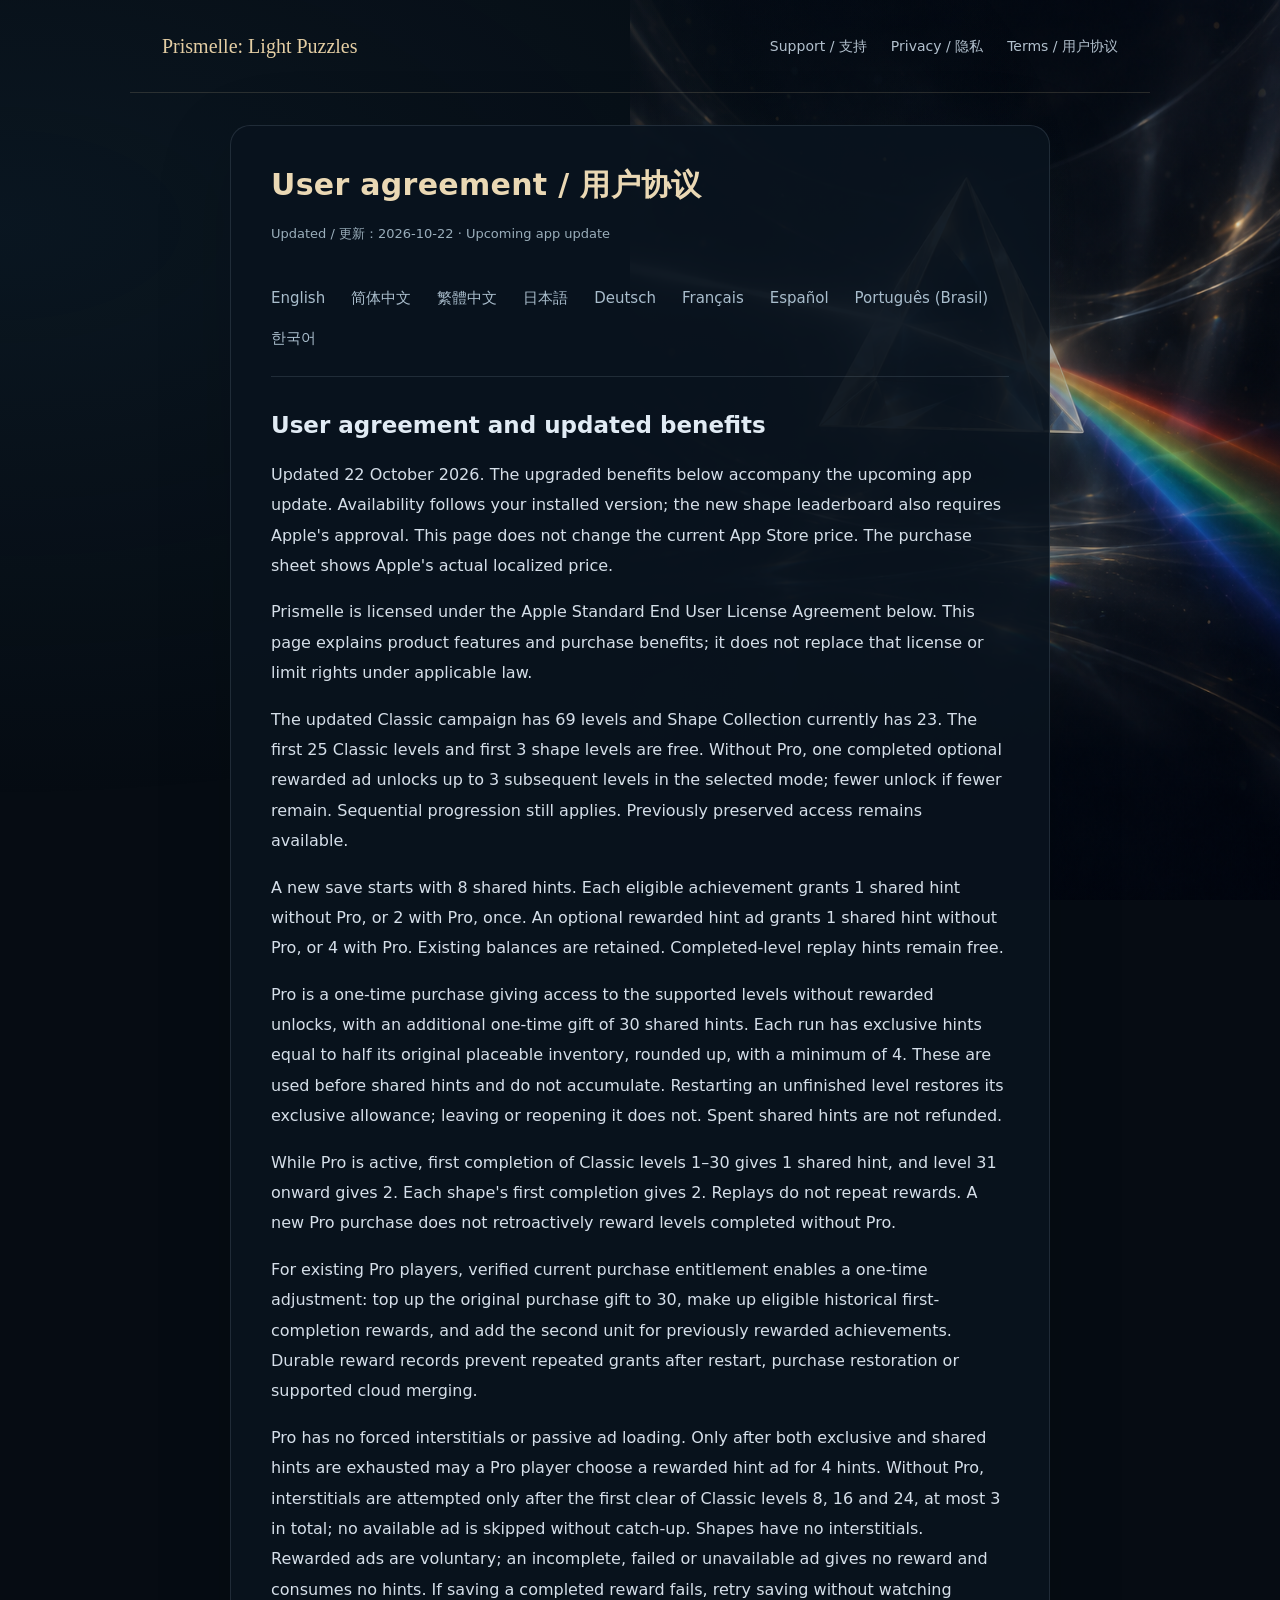
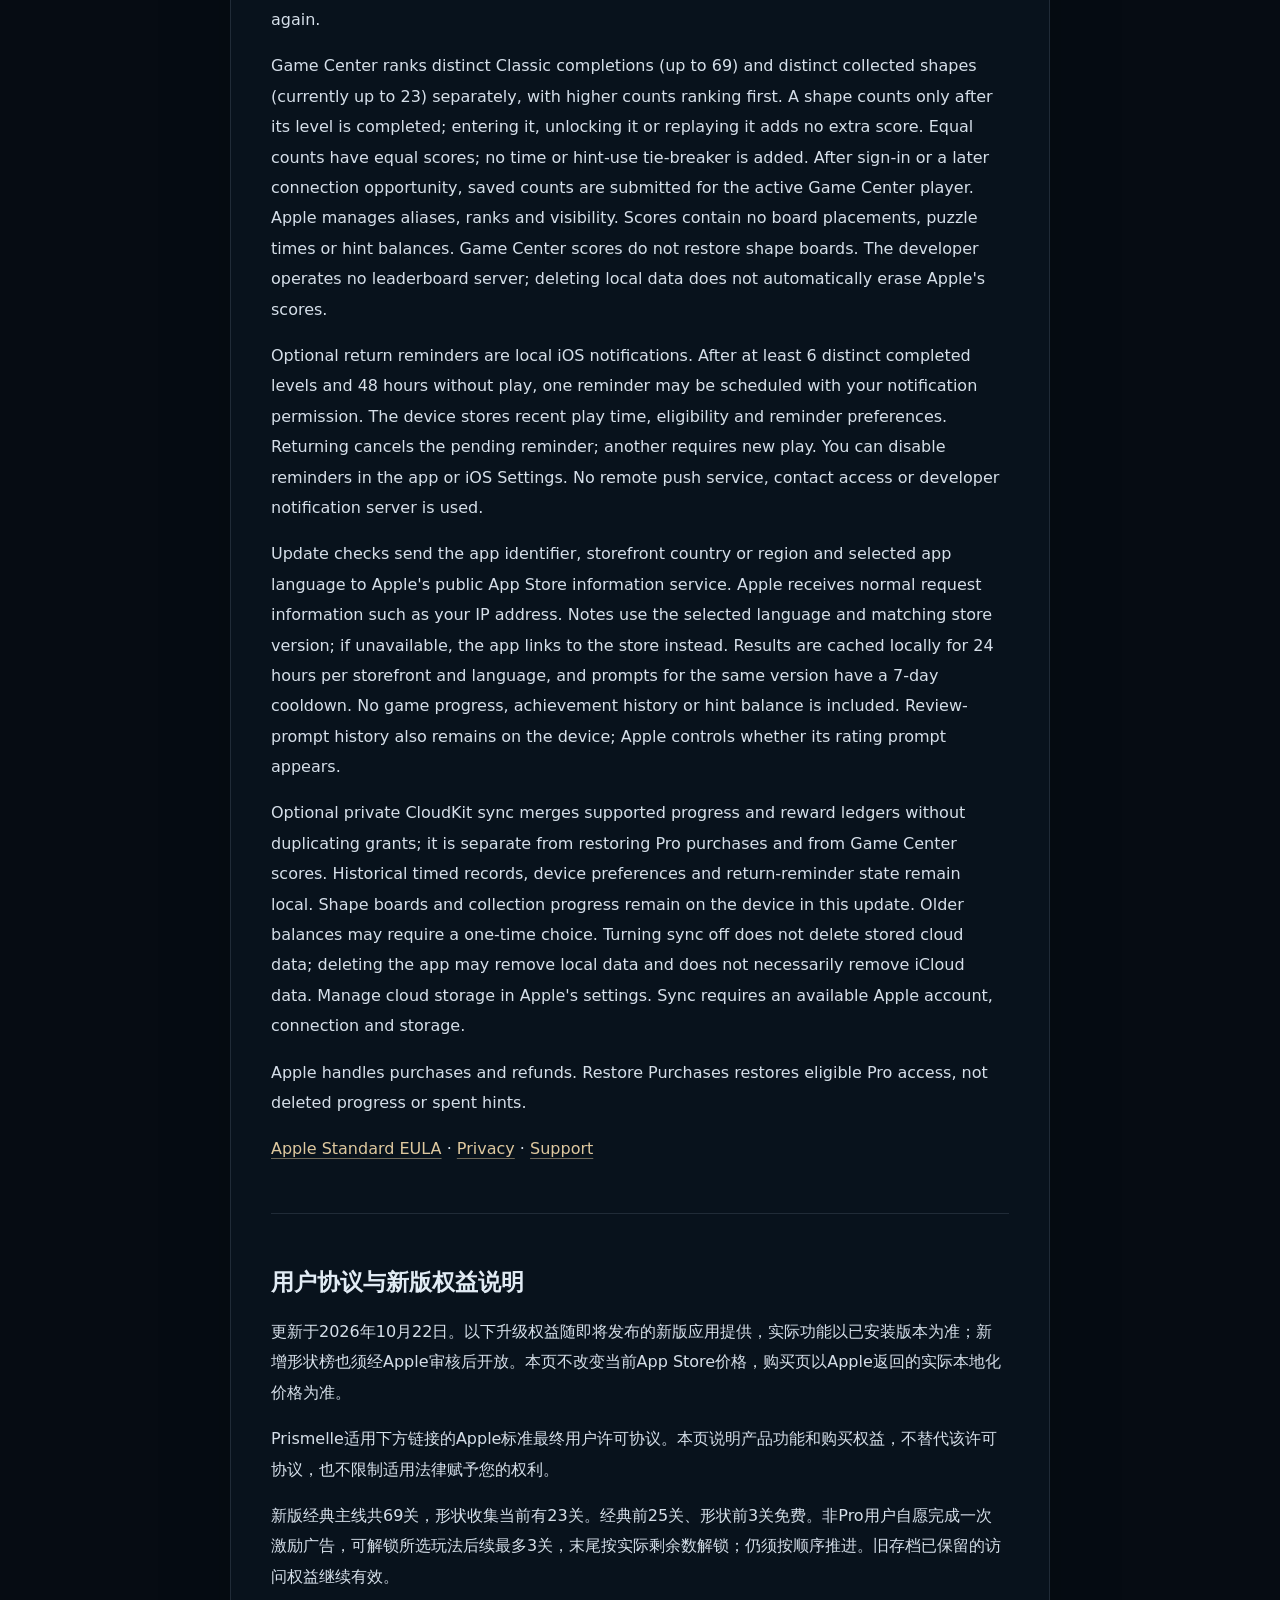
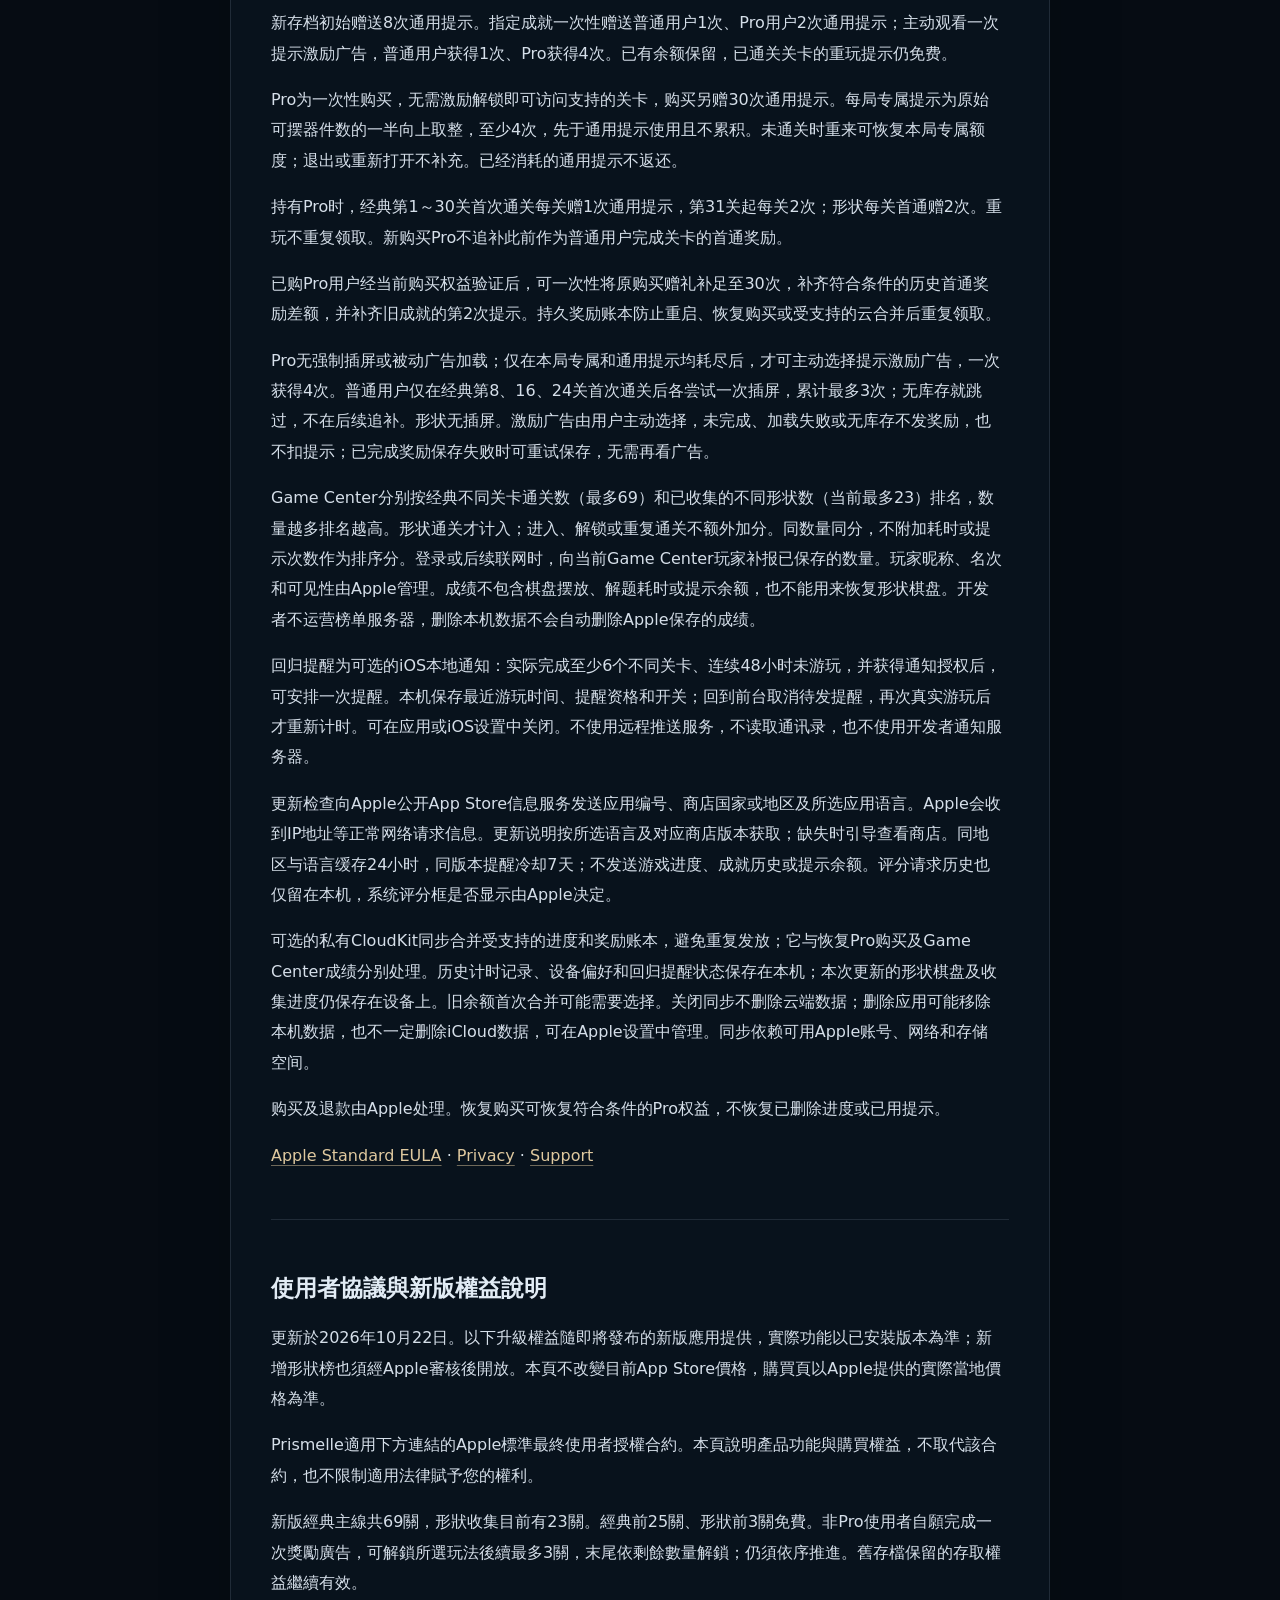
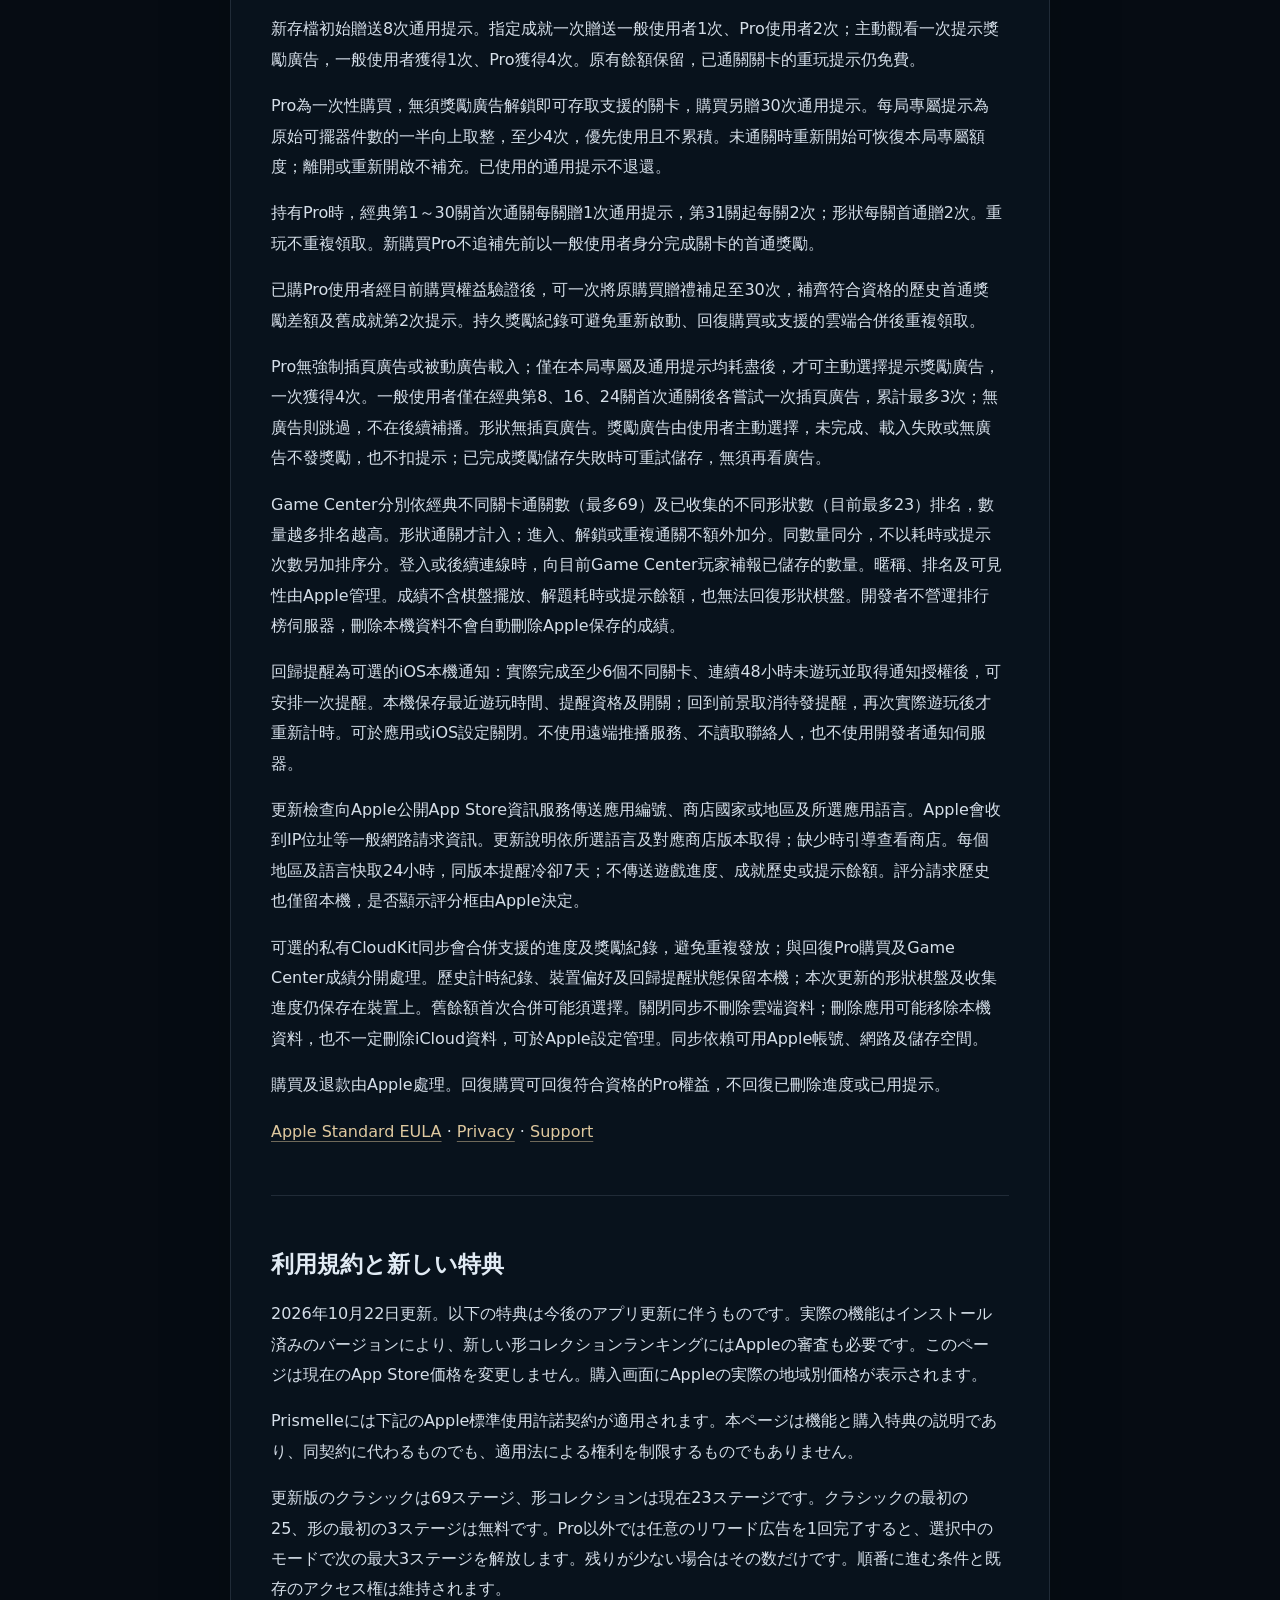
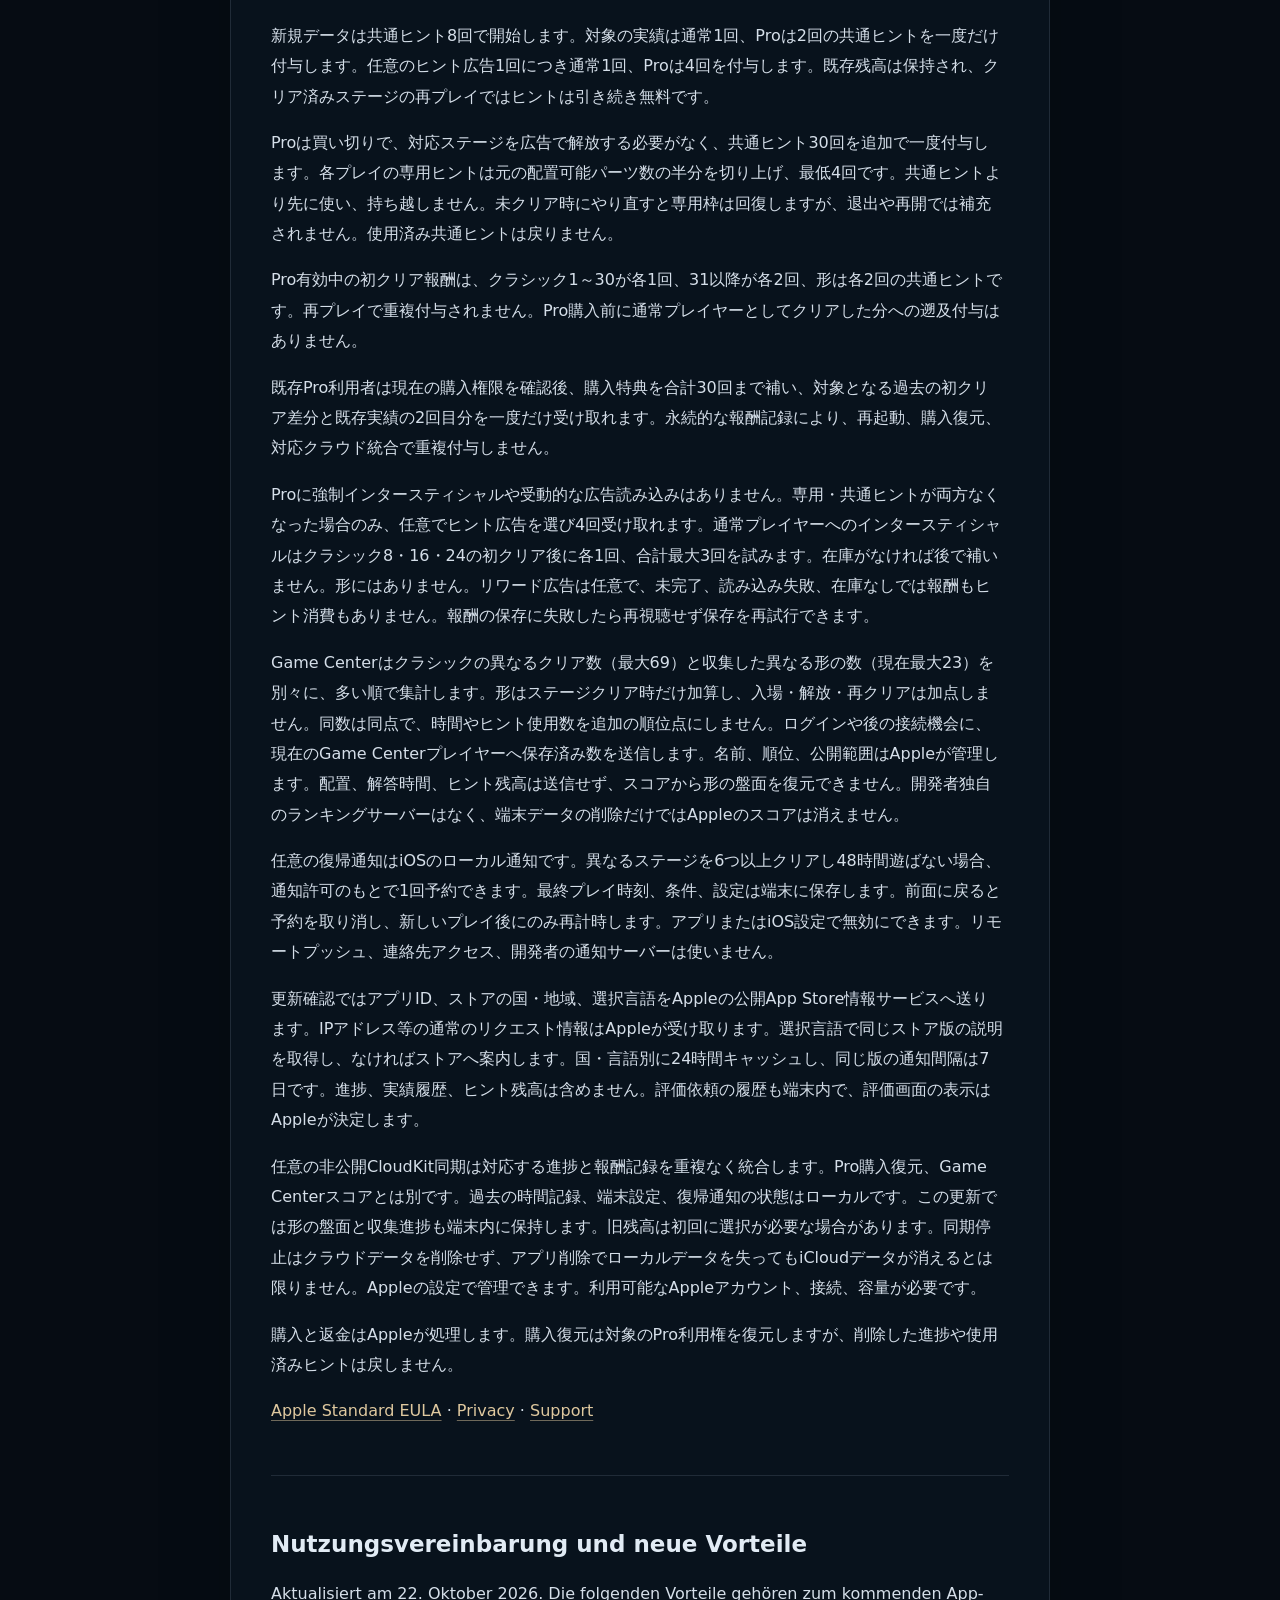
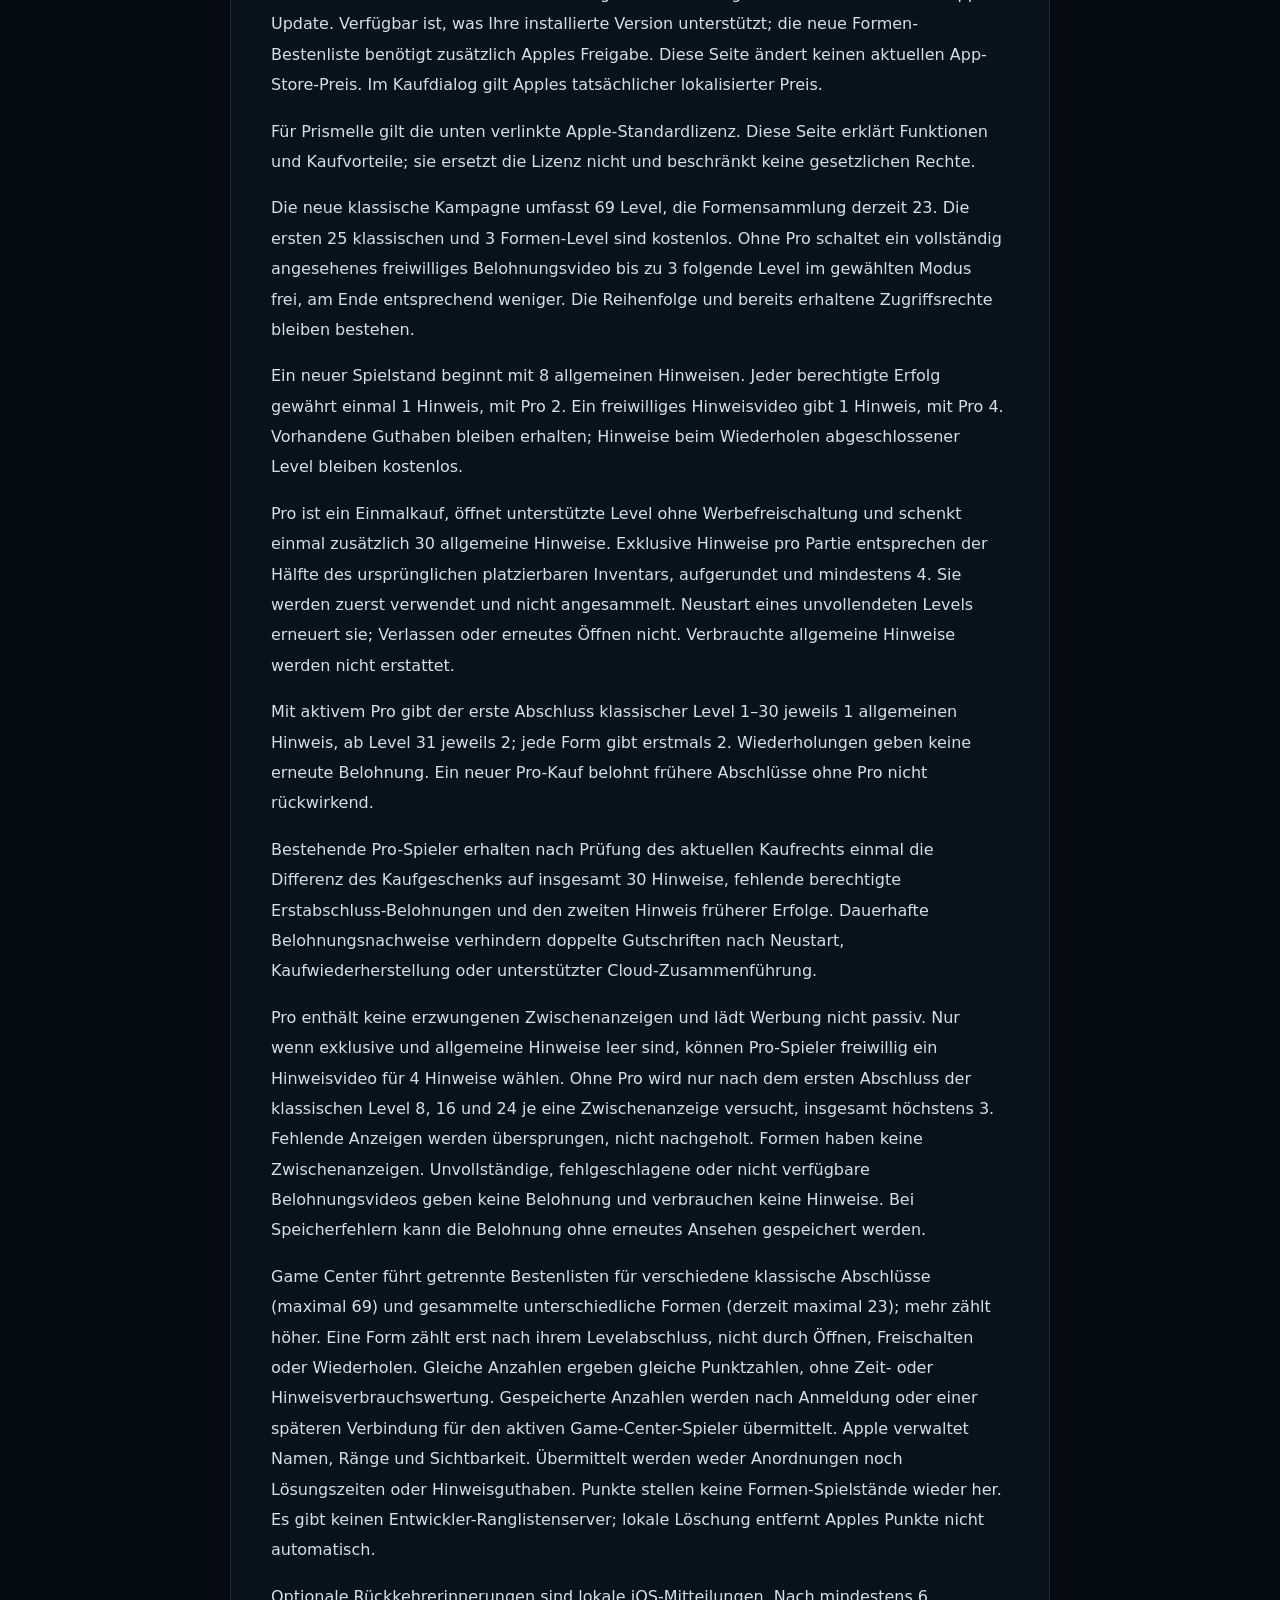
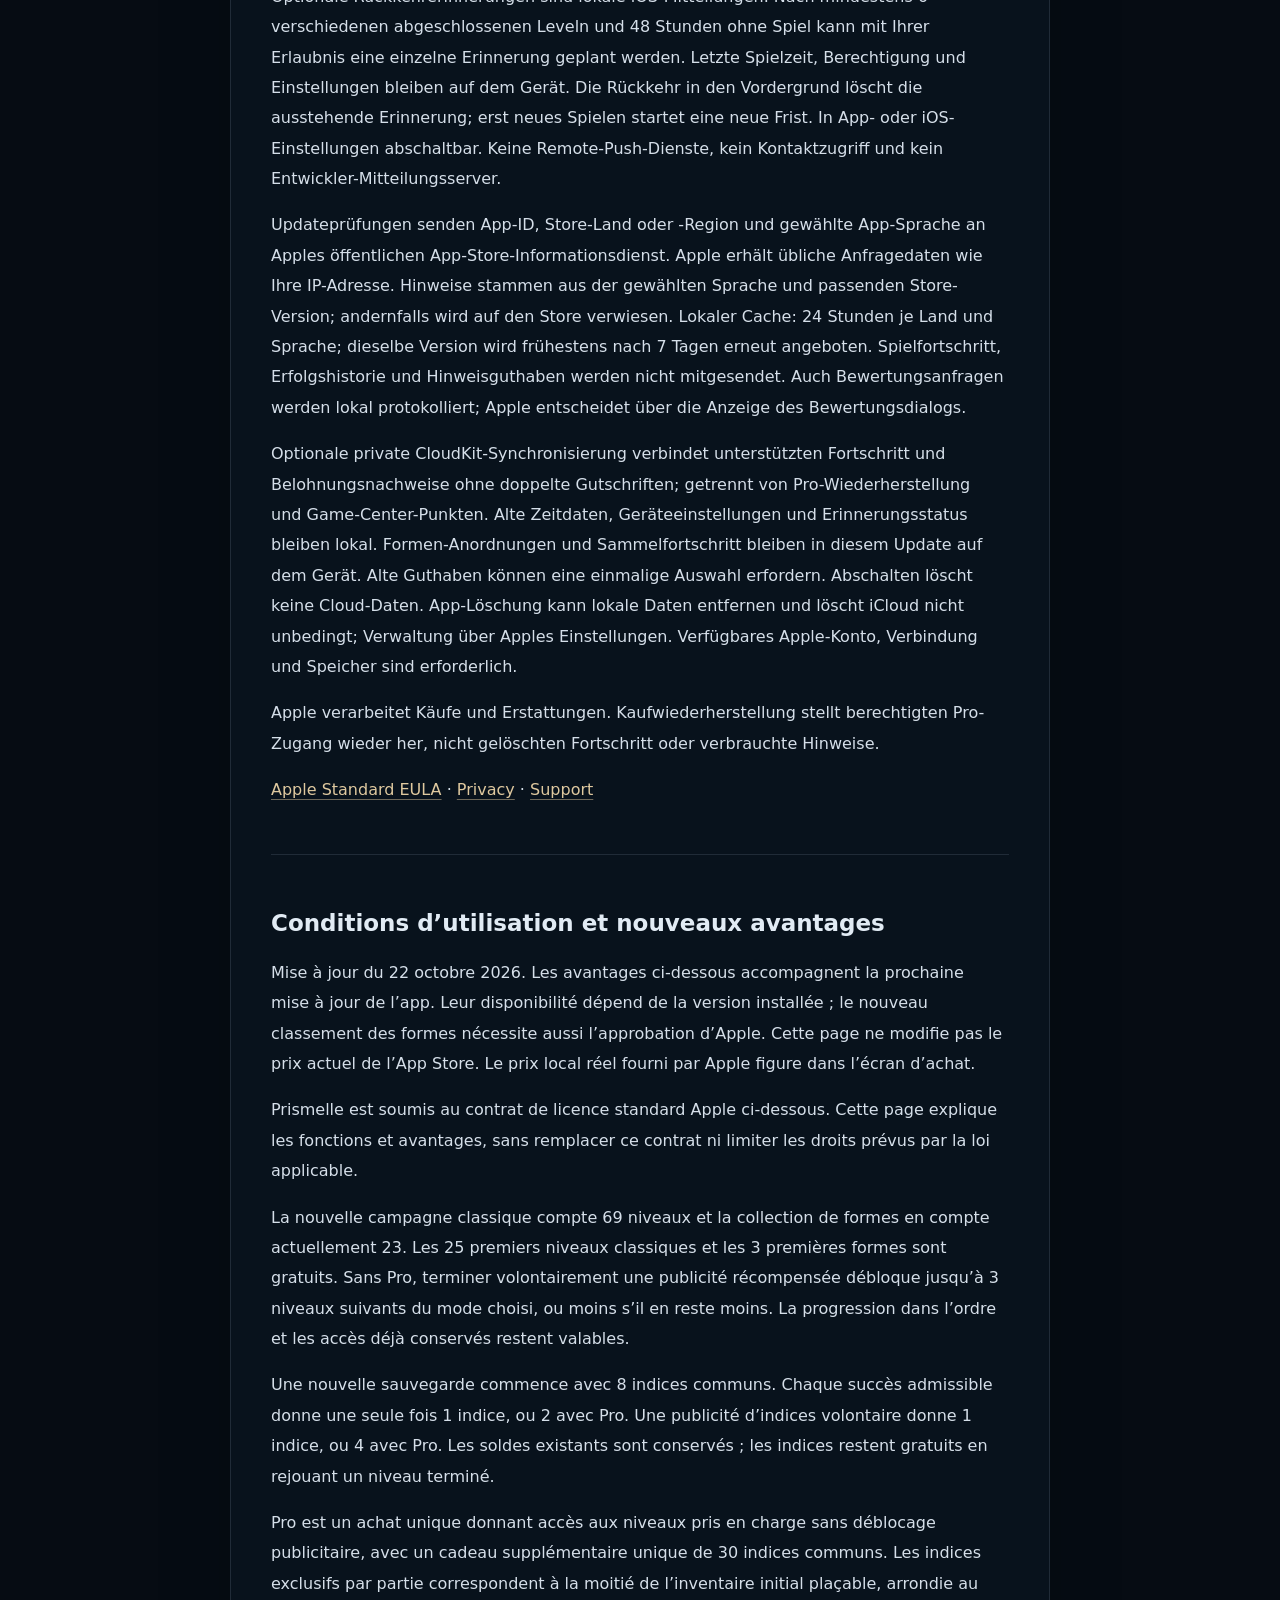
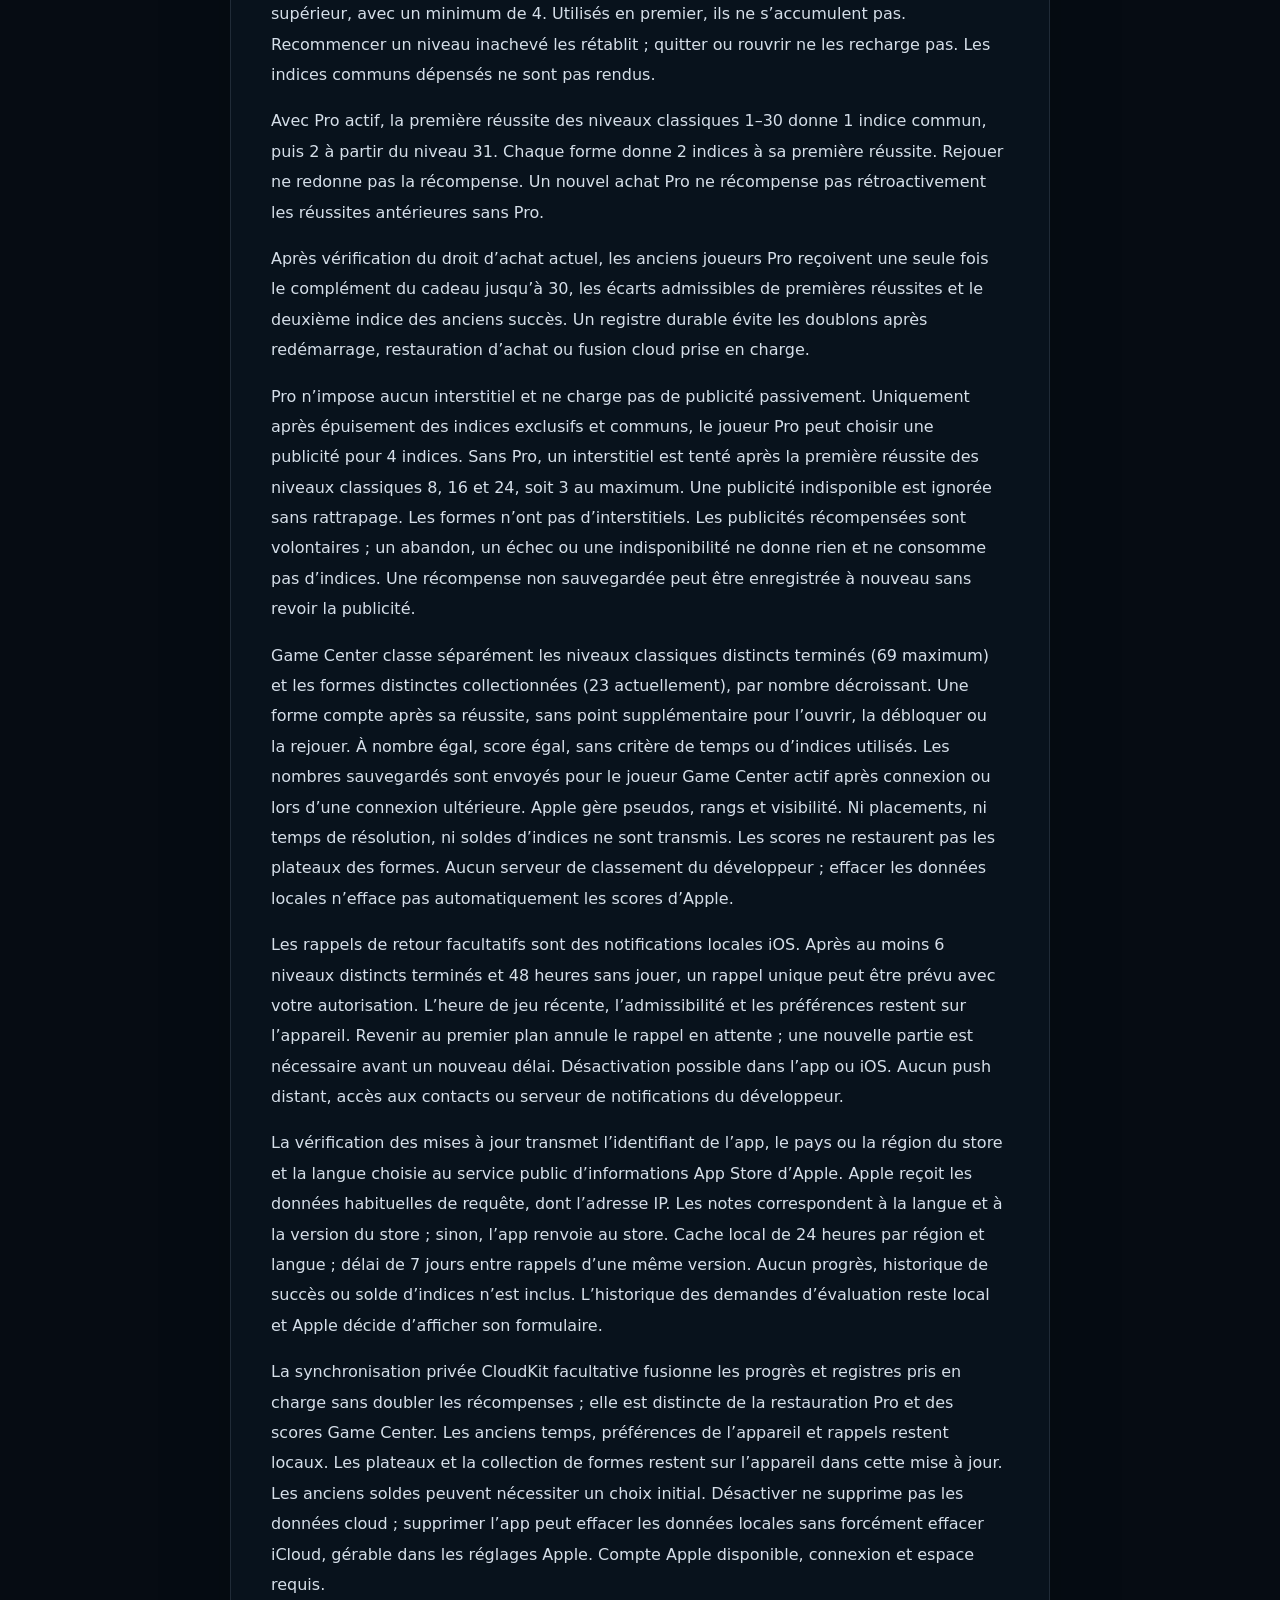
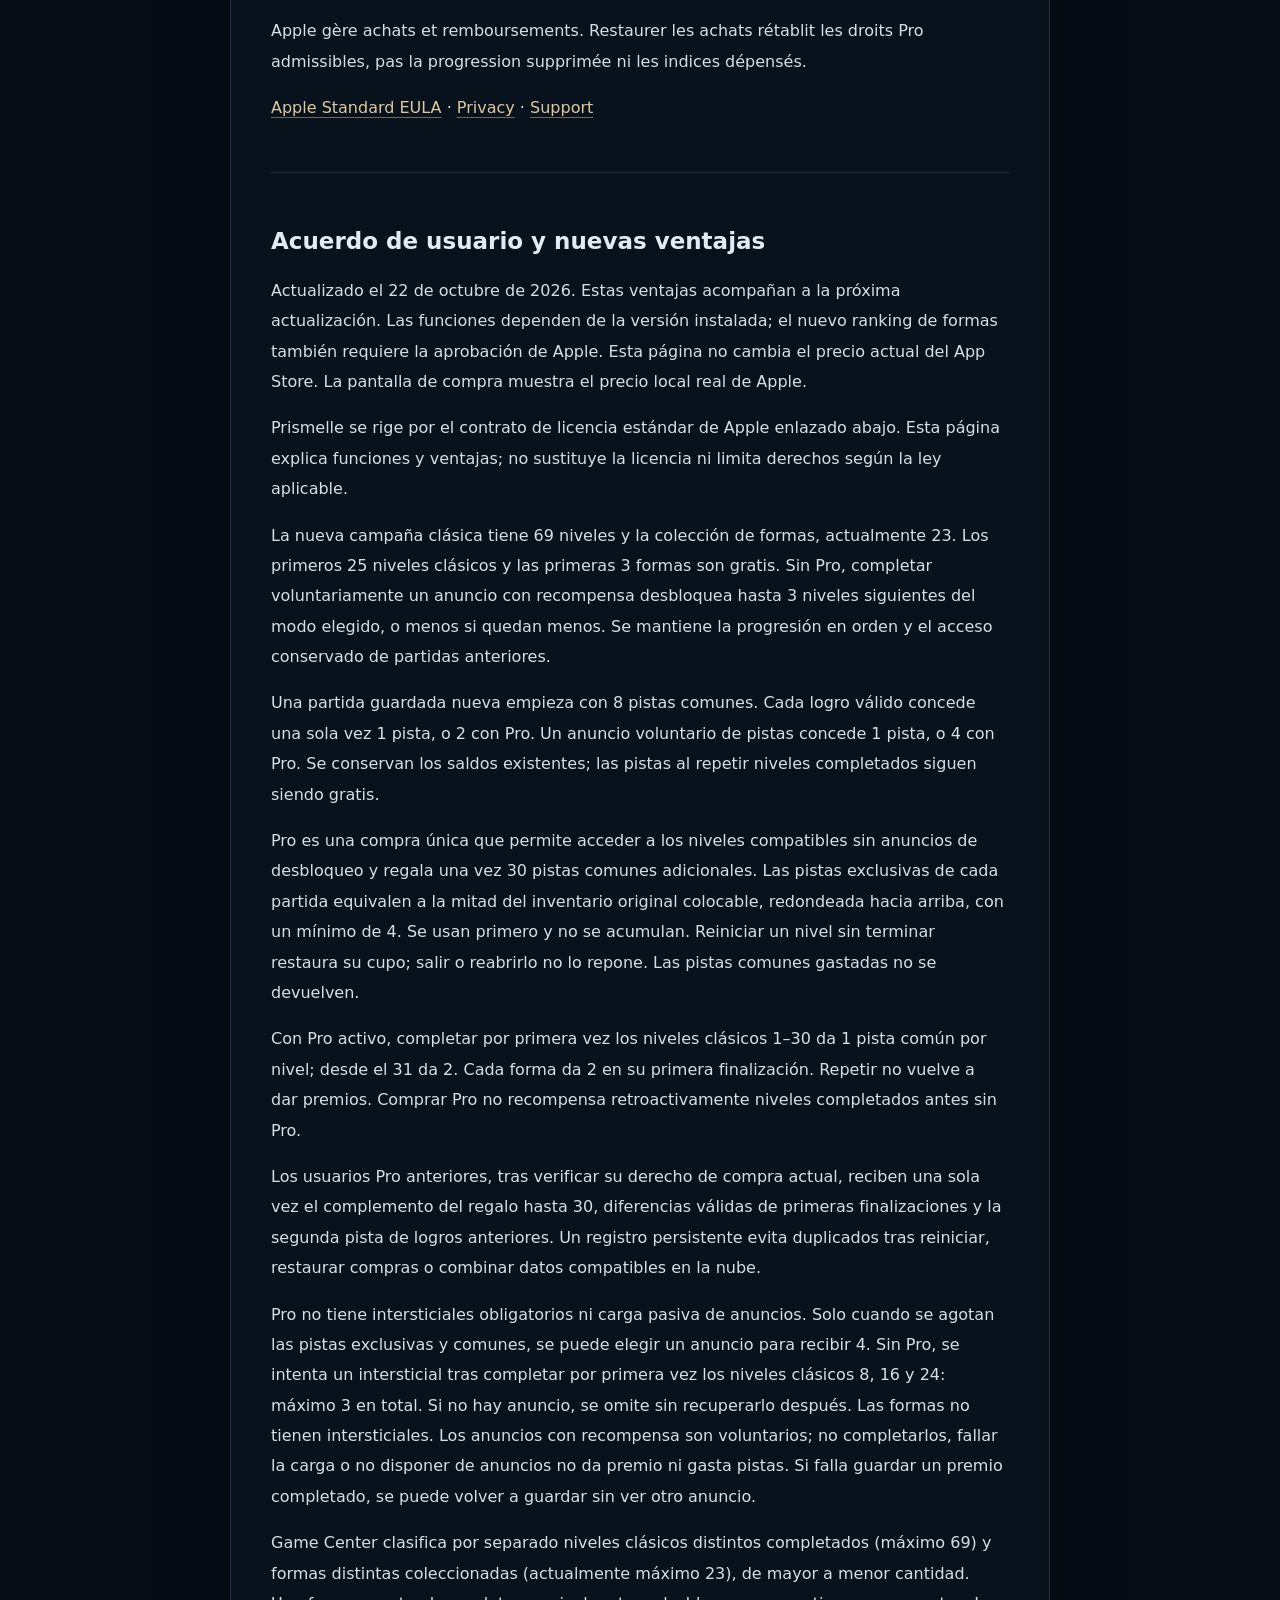
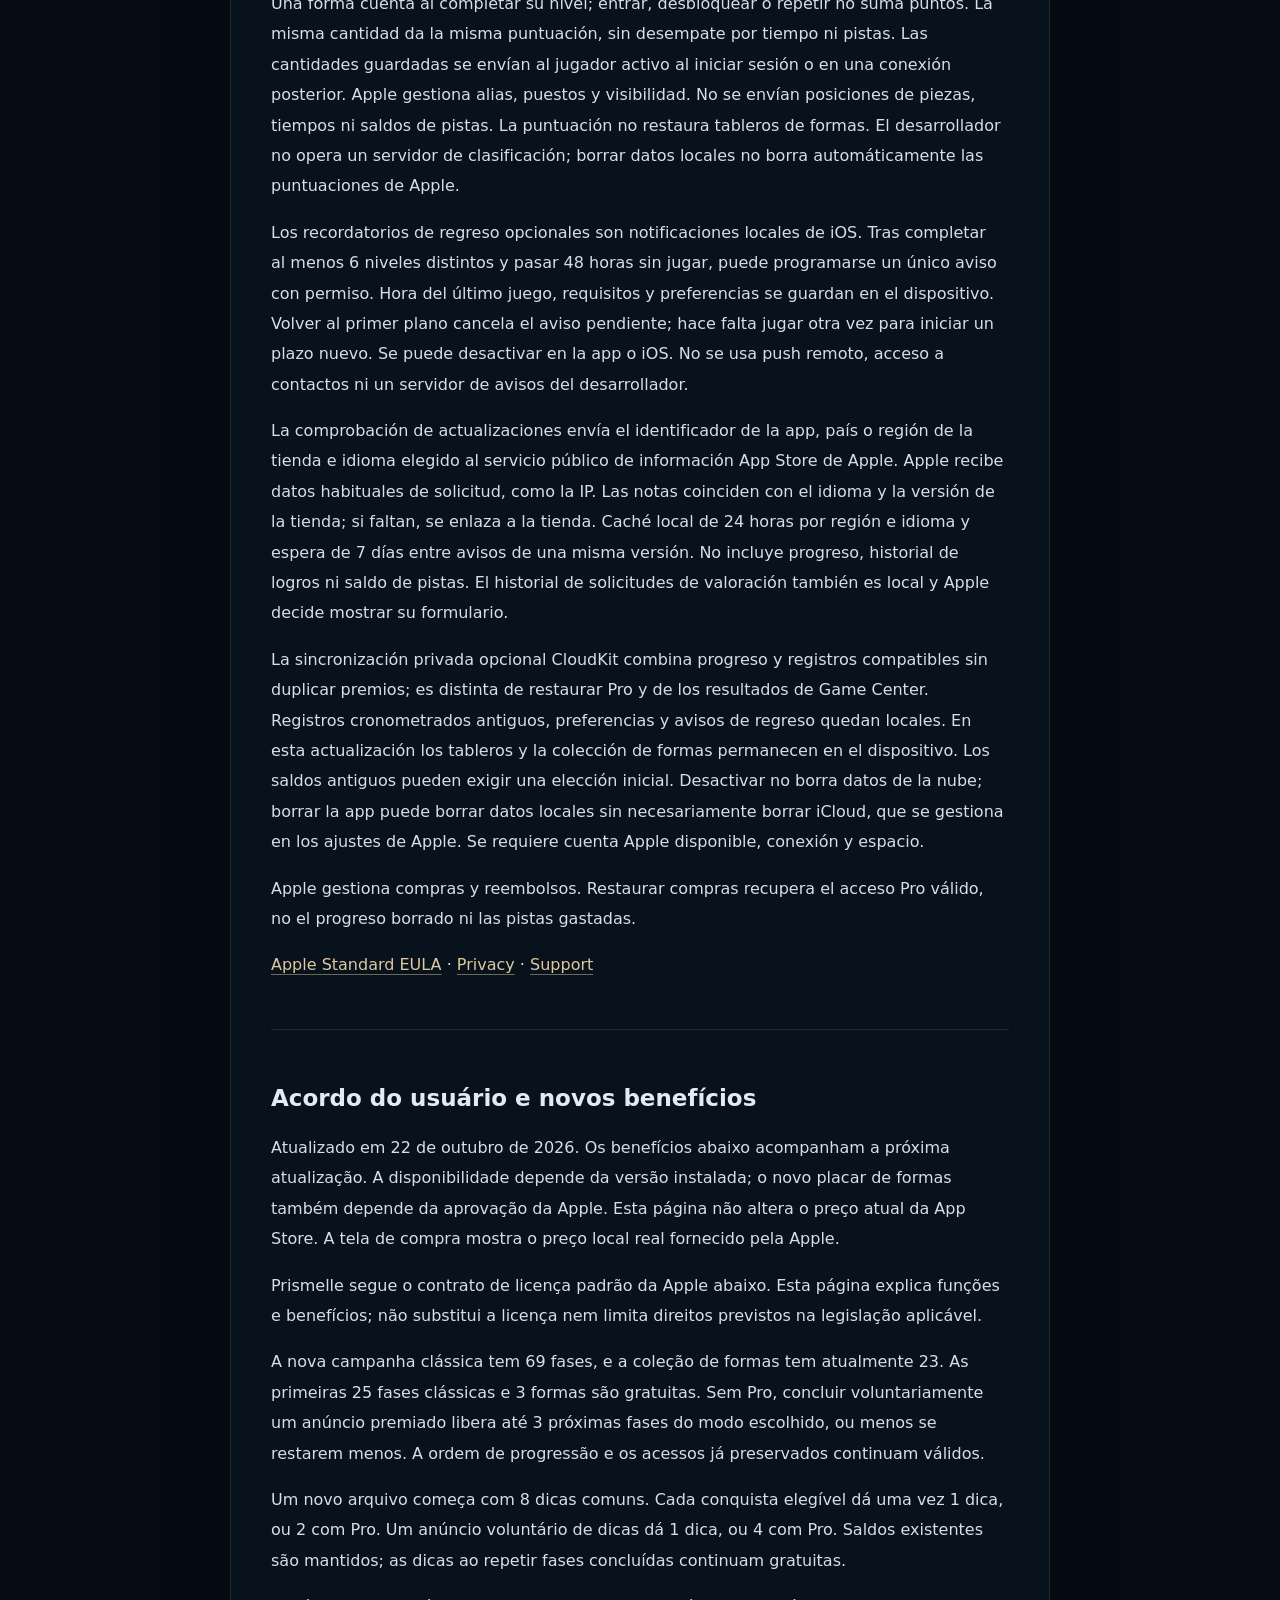
<file: terms.html>
<!doctype html>
<html lang="en"><head><meta charset="utf-8"><meta name="viewport" content="width=device-width,initial-scale=1"><meta name="color-scheme" content="dark"><meta name="theme-color" content="#060c13"><title>User agreement · Prismelle</title><meta name="description" content="Official privacy and support information for Prismelle: Light Puzzles."><link rel="stylesheet" href="style.css?v=20260918-theme1"></head>
<body><a class="skip" href="#main">Skip to content / 跳到正文</a><header><a href="index.html">Prismelle: Light Puzzles</a><nav aria-label="Main navigation"><a href="support.html">Support / 支持</a><a href="privacy.html">Privacy / 隐私</a><a href="terms.html">Terms / 用户协议</a></nav></header><main id="main"><h1>User agreement / <span lang="zh-Hans" style="white-space:nowrap">用户协议</span></h1><p class="meta">Updated / 更新：2026-10-22 · Upcoming app update</p><nav class="languages" id="languages" aria-label="Language"><a href="#english" lang="en">English</a><a href="#chinese" lang="zh-Hans">简体中文</a><a href="#traditional" lang="zh-Hant">繁體中文</a><a href="#japanese" lang="ja">日本語</a><a href="#german" lang="de">Deutsch</a><a href="#french" lang="fr">Français</a><a href="#spanish" lang="es">Español</a><a href="#portuguese" lang="pt-BR">Português (Brasil)</a><a href="#korean" lang="ko">한국어</a></nav><section id="english" lang="en"><h2>User agreement and updated benefits</h2>
<p data-update1022="notice">Updated 22 October 2026. The upgraded benefits below accompany the upcoming app update. Availability follows your installed version; the new shape leaderboard also requires Apple's approval. This page does not change the current App Store price. The purchase sheet shows Apple's actual localized price.</p>
<p>Prismelle is licensed under the Apple Standard End User License Agreement below. This page explains product features and purchase benefits; it does not replace that license or limit rights under applicable law.</p>
<p data-update1022="access">The updated Classic campaign has 69 levels and Shape Collection currently has 23. The first 25 Classic levels and first 3 shape levels are free. Without Pro, one completed optional rewarded ad unlocks up to 3 subsequent levels in the selected mode; fewer unlock if fewer remain. Sequential progression still applies. Previously preserved access remains available.</p>
<p data-update1022="hints">A new save starts with 8 shared hints. Each eligible achievement grants 1 shared hint without Pro, or 2 with Pro, once. An optional rewarded hint ad grants 1 shared hint without Pro, or 4 with Pro. Existing balances are retained. Completed-level replay hints remain free.</p>
<p data-update1022="pro">Pro is a one-time purchase giving access to the supported levels without rewarded unlocks, with an additional one-time gift of 30 shared hints. Each run has exclusive hints equal to half its original placeable inventory, rounded up, with a minimum of 4. These are used before shared hints and do not accumulate. Restarting an unfinished level restores its exclusive allowance; leaving or reopening it does not. Spent shared hints are not refunded.</p>
<p data-update1022="completion">While Pro is active, first completion of Classic levels 1–30 gives 1 shared hint, and level 31 onward gives 2. Each shape's first completion gives 2. Replays do not repeat rewards. A new Pro purchase does not retroactively reward levels completed without Pro.</p>
<p data-update1022="legacy">For existing Pro players, verified current purchase entitlement enables a one-time adjustment: top up the original purchase gift to 30, make up eligible historical first-completion rewards, and add the second unit for previously rewarded achievements. Durable reward records prevent repeated grants after restart, purchase restoration or supported cloud merging.</p>
<p data-update1022="ads">Pro has no forced interstitials or passive ad loading. Only after both exclusive and shared hints are exhausted may a Pro player choose a rewarded hint ad for 4 hints. Without Pro, interstitials are attempted only after the first clear of Classic levels 8, 16 and 24, at most 3 in total; no available ad is skipped without catch-up. Shapes have no interstitials. Rewarded ads are voluntary; an incomplete, failed or unavailable ad gives no reward and consumes no hints. If saving a completed reward fails, retry saving without watching again.</p>
<p data-update1022="boards">Game Center ranks distinct Classic completions (up to 69) and distinct collected shapes (currently up to 23) separately, with higher counts ranking first. A shape counts only after its level is completed; entering it, unlocking it or replaying it adds no extra score. Equal counts have equal scores; no time or hint-use tie-breaker is added. After sign-in or a later connection opportunity, saved counts are submitted for the active Game Center player. Apple manages aliases, ranks and visibility. Scores contain no board placements, puzzle times or hint balances. Game Center scores do not restore shape boards. The developer operates no leaderboard server; deleting local data does not automatically erase Apple's scores.</p>
<p data-update1022="reminder">Optional return reminders are local iOS notifications. After at least 6 distinct completed levels and 48 hours without play, one reminder may be scheduled with your notification permission. The device stores recent play time, eligibility and reminder preferences. Returning cancels the pending reminder; another requires new play. You can disable reminders in the app or iOS Settings. No remote push service, contact access or developer notification server is used.</p>
<p data-update1022="updates">Update checks send the app identifier, storefront country or region and selected app language to Apple's public App Store information service. Apple receives normal request information such as your IP address. Notes use the selected language and matching store version; if unavailable, the app links to the store instead. Results are cached locally for 24 hours per storefront and language, and prompts for the same version have a 7-day cooldown. No game progress, achievement history or hint balance is included. Review-prompt history also remains on the device; Apple controls whether its rating prompt appears.</p>
<p data-update1022="cloud">Optional private CloudKit sync merges supported progress and reward ledgers without duplicating grants; it is separate from restoring Pro purchases and from Game Center scores. Historical timed records, device preferences and return-reminder state remain local. Shape boards and collection progress remain on the device in this update. Older balances may require a one-time choice. Turning sync off does not delete stored cloud data; deleting the app may remove local data and does not necessarily remove iCloud data. Manage cloud storage in Apple's settings. Sync requires an available Apple account, connection and storage.</p>
<p>Apple handles purchases and refunds. Restore Purchases restores eligible Pro access, not deleted progress or spent hints.</p>
<p><a href="https://www.apple.com/legal/internet-services/itunes/dev/stdeula/">Apple Standard EULA</a> · <a href="privacy.html#english">Privacy</a> · <a href="support.html#english">Support</a></p>
</section>
<section id="chinese" lang="zh-Hans"><h2>用户协议与新版权益说明</h2>
<p data-update1022="notice">更新于2026年10月22日。以下升级权益随即将发布的新版应用提供，实际功能以已安装版本为准；新增形状榜也须经Apple审核后开放。本页不改变当前App Store价格，购买页以Apple返回的实际本地化价格为准。</p>
<p>Prismelle适用下方链接的Apple标准最终用户许可协议。本页说明产品功能和购买权益，不替代该许可协议，也不限制适用法律赋予您的权利。</p>
<p data-update1022="access">新版经典主线共69关，形状收集当前有23关。经典前25关、形状前3关免费。非Pro用户自愿完成一次激励广告，可解锁所选玩法后续最多3关，末尾按实际剩余数解锁；仍须按顺序推进。旧存档已保留的访问权益继续有效。</p>
<p data-update1022="hints">新存档初始赠送8次通用提示。指定成就一次性赠送普通用户1次、Pro用户2次通用提示；主动观看一次提示激励广告，普通用户获得1次、Pro获得4次。已有余额保留，已通关关卡的重玩提示仍免费。</p>
<p data-update1022="pro">Pro为一次性购买，无需激励解锁即可访问支持的关卡，购买另赠30次通用提示。每局专属提示为原始可摆器件数的一半向上取整，至少4次，先于通用提示使用且不累积。未通关时重来可恢复本局专属额度；退出或重新打开不补充。已经消耗的通用提示不返还。</p>
<p data-update1022="completion">持有Pro时，经典第1～30关首次通关每关赠1次通用提示，第31关起每关2次；形状每关首通赠2次。重玩不重复领取。新购买Pro不追补此前作为普通用户完成关卡的首通奖励。</p>
<p data-update1022="legacy">已购Pro用户经当前购买权益验证后，可一次性将原购买赠礼补足至30次，补齐符合条件的历史首通奖励差额，并补齐旧成就的第2次提示。持久奖励账本防止重启、恢复购买或受支持的云合并后重复领取。</p>
<p data-update1022="ads">Pro无强制插屏或被动广告加载；仅在本局专属和通用提示均耗尽后，才可主动选择提示激励广告，一次获得4次。普通用户仅在经典第8、16、24关首次通关后各尝试一次插屏，累计最多3次；无库存就跳过，不在后续追补。形状无插屏。激励广告由用户主动选择，未完成、加载失败或无库存不发奖励，也不扣提示；已完成奖励保存失败时可重试保存，无需再看广告。</p>
<p data-update1022="boards">Game Center分别按经典不同关卡通关数（最多69）和已收集的不同形状数（当前最多23）排名，数量越多排名越高。形状通关才计入；进入、解锁或重复通关不额外加分。同数量同分，不附加耗时或提示次数作为排序分。登录或后续联网时，向当前Game Center玩家补报已保存的数量。玩家昵称、名次和可见性由Apple管理。成绩不包含棋盘摆放、解题耗时或提示余额，也不能用来恢复形状棋盘。开发者不运营榜单服务器，删除本机数据不会自动删除Apple保存的成绩。</p>
<p data-update1022="reminder">回归提醒为可选的iOS本地通知：实际完成至少6个不同关卡、连续48小时未游玩，并获得通知授权后，可安排一次提醒。本机保存最近游玩时间、提醒资格和开关；回到前台取消待发提醒，再次真实游玩后才重新计时。可在应用或iOS设置中关闭。不使用远程推送服务，不读取通讯录，也不使用开发者通知服务器。</p>
<p data-update1022="updates">更新检查向Apple公开App Store信息服务发送应用编号、商店国家或地区及所选应用语言。Apple会收到IP地址等正常网络请求信息。更新说明按所选语言及对应商店版本获取；缺失时引导查看商店。同地区与语言缓存24小时，同版本提醒冷却7天；不发送游戏进度、成就历史或提示余额。评分请求历史也仅留在本机，系统评分框是否显示由Apple决定。</p>
<p data-update1022="cloud">可选的私有CloudKit同步合并受支持的进度和奖励账本，避免重复发放；它与恢复Pro购买及Game Center成绩分别处理。历史计时记录、设备偏好和回归提醒状态保存在本机；本次更新的形状棋盘及收集进度仍保存在设备上。旧余额首次合并可能需要选择。关闭同步不删除云端数据；删除应用可能移除本机数据，也不一定删除iCloud数据，可在Apple设置中管理。同步依赖可用Apple账号、网络和存储空间。</p>
<p>购买及退款由Apple处理。恢复购买可恢复符合条件的Pro权益，不恢复已删除进度或已用提示。</p>
<p><a href="https://www.apple.com/legal/internet-services/itunes/dev/stdeula/">Apple Standard EULA</a> · <a href="privacy.html#chinese">Privacy</a> · <a href="support.html#chinese">Support</a></p>
</section>
<section id="traditional" lang="zh-Hant"><h2>使用者協議與新版權益說明</h2>
<p data-update1022="notice">更新於2026年10月22日。以下升級權益隨即將發布的新版應用提供，實際功能以已安裝版本為準；新增形狀榜也須經Apple審核後開放。本頁不改變目前App Store價格，購買頁以Apple提供的實際當地價格為準。</p>
<p>Prismelle適用下方連結的Apple標準最終使用者授權合約。本頁說明產品功能與購買權益，不取代該合約，也不限制適用法律賦予您的權利。</p>
<p data-update1022="access">新版經典主線共69關，形狀收集目前有23關。經典前25關、形狀前3關免費。非Pro使用者自願完成一次獎勵廣告，可解鎖所選玩法後續最多3關，末尾依剩餘數量解鎖；仍須依序推進。舊存檔保留的存取權益繼續有效。</p>
<p data-update1022="hints">新存檔初始贈送8次通用提示。指定成就一次贈送一般使用者1次、Pro使用者2次；主動觀看一次提示獎勵廣告，一般使用者獲得1次、Pro獲得4次。原有餘額保留，已通關關卡的重玩提示仍免費。</p>
<p data-update1022="pro">Pro為一次性購買，無須獎勵廣告解鎖即可存取支援的關卡，購買另贈30次通用提示。每局專屬提示為原始可擺器件數的一半向上取整，至少4次，優先使用且不累積。未通關時重新開始可恢復本局專屬額度；離開或重新開啟不補充。已使用的通用提示不退還。</p>
<p data-update1022="completion">持有Pro時，經典第1～30關首次通關每關贈1次通用提示，第31關起每關2次；形狀每關首通贈2次。重玩不重複領取。新購買Pro不追補先前以一般使用者身分完成關卡的首通獎勵。</p>
<p data-update1022="legacy">已購Pro使用者經目前購買權益驗證後，可一次將原購買贈禮補足至30次，補齊符合資格的歷史首通獎勵差額及舊成就第2次提示。持久獎勵紀錄可避免重新啟動、回復購買或支援的雲端合併後重複領取。</p>
<p data-update1022="ads">Pro無強制插頁廣告或被動廣告載入；僅在本局專屬及通用提示均耗盡後，才可主動選擇提示獎勵廣告，一次獲得4次。一般使用者僅在經典第8、16、24關首次通關後各嘗試一次插頁廣告，累計最多3次；無廣告則跳過，不在後續補播。形狀無插頁廣告。獎勵廣告由使用者主動選擇，未完成、載入失敗或無廣告不發獎勵，也不扣提示；已完成獎勵儲存失敗時可重試儲存，無須再看廣告。</p>
<p data-update1022="boards">Game Center分別依經典不同關卡通關數（最多69）及已收集的不同形狀數（目前最多23）排名，數量越多排名越高。形狀通關才計入；進入、解鎖或重複通關不額外加分。同數量同分，不以耗時或提示次數另加排序分。登入或後續連線時，向目前Game Center玩家補報已儲存的數量。暱稱、排名及可見性由Apple管理。成績不含棋盤擺放、解題耗時或提示餘額，也無法回復形狀棋盤。開發者不營運排行榜伺服器，刪除本機資料不會自動刪除Apple保存的成績。</p>
<p data-update1022="reminder">回歸提醒為可選的iOS本機通知：實際完成至少6個不同關卡、連續48小時未遊玩並取得通知授權後，可安排一次提醒。本機保存最近遊玩時間、提醒資格及開關；回到前景取消待發提醒，再次實際遊玩後才重新計時。可於應用或iOS設定關閉。不使用遠端推播服務、不讀取聯絡人，也不使用開發者通知伺服器。</p>
<p data-update1022="updates">更新檢查向Apple公開App Store資訊服務傳送應用編號、商店國家或地區及所選應用語言。Apple會收到IP位址等一般網路請求資訊。更新說明依所選語言及對應商店版本取得；缺少時引導查看商店。每個地區及語言快取24小時，同版本提醒冷卻7天；不傳送遊戲進度、成就歷史或提示餘額。評分請求歷史也僅留本機，是否顯示評分框由Apple決定。</p>
<p data-update1022="cloud">可選的私有CloudKit同步會合併支援的進度及獎勵紀錄，避免重複發放；與回復Pro購買及Game Center成績分開處理。歷史計時紀錄、裝置偏好及回歸提醒狀態保留本機；本次更新的形狀棋盤及收集進度仍保存在裝置上。舊餘額首次合併可能須選擇。關閉同步不刪除雲端資料；刪除應用可能移除本機資料，也不一定刪除iCloud資料，可於Apple設定管理。同步依賴可用Apple帳號、網路及儲存空間。</p>
<p>購買及退款由Apple處理。回復購買可回復符合資格的Pro權益，不回復已刪除進度或已用提示。</p>
<p><a href="https://www.apple.com/legal/internet-services/itunes/dev/stdeula/">Apple Standard EULA</a> · <a href="privacy.html#traditional">Privacy</a> · <a href="support.html#english">Support</a></p>
</section>
<section id="japanese" lang="ja"><h2>利用規約と新しい特典</h2>
<p data-update1022="notice">2026年10月22日更新。以下の特典は今後のアプリ更新に伴うものです。実際の機能はインストール済みのバージョンにより、新しい形コレクションランキングにはAppleの審査も必要です。このページは現在のApp Store価格を変更しません。購入画面にAppleの実際の地域別価格が表示されます。</p>
<p>Prismelleには下記のApple標準使用許諾契約が適用されます。本ページは機能と購入特典の説明であり、同契約に代わるものでも、適用法による権利を制限するものでもありません。</p>
<p data-update1022="access">更新版のクラシックは69ステージ、形コレクションは現在23ステージです。クラシックの最初の25、形の最初の3ステージは無料です。Pro以外では任意のリワード広告を1回完了すると、選択中のモードで次の最大3ステージを解放します。残りが少ない場合はその数だけです。順番に進む条件と既存のアクセス権は維持されます。</p>
<p data-update1022="hints">新規データは共通ヒント8回で開始します。対象の実績は通常1回、Proは2回の共通ヒントを一度だけ付与します。任意のヒント広告1回につき通常1回、Proは4回を付与します。既存残高は保持され、クリア済みステージの再プレイではヒントは引き続き無料です。</p>
<p data-update1022="pro">Proは買い切りで、対応ステージを広告で解放する必要がなく、共通ヒント30回を追加で一度付与します。各プレイの専用ヒントは元の配置可能パーツ数の半分を切り上げ、最低4回です。共通ヒントより先に使い、持ち越しません。未クリア時にやり直すと専用枠は回復しますが、退出や再開では補充されません。使用済み共通ヒントは戻りません。</p>
<p data-update1022="completion">Pro有効中の初クリア報酬は、クラシック1～30が各1回、31以降が各2回、形は各2回の共通ヒントです。再プレイで重複付与されません。Pro購入前に通常プレイヤーとしてクリアした分への遡及付与はありません。</p>
<p data-update1022="legacy">既存Pro利用者は現在の購入権限を確認後、購入特典を合計30回まで補い、対象となる過去の初クリア差分と既存実績の2回目分を一度だけ受け取れます。永続的な報酬記録により、再起動、購入復元、対応クラウド統合で重複付与しません。</p>
<p data-update1022="ads">Proに強制インタースティシャルや受動的な広告読み込みはありません。専用・共通ヒントが両方なくなった場合のみ、任意でヒント広告を選び4回受け取れます。通常プレイヤーへのインタースティシャルはクラシック8・16・24の初クリア後に各1回、合計最大3回を試みます。在庫がなければ後で補いません。形にはありません。リワード広告は任意で、未完了、読み込み失敗、在庫なしでは報酬もヒント消費もありません。報酬の保存に失敗したら再視聴せず保存を再試行できます。</p>
<p data-update1022="boards">Game Centerはクラシックの異なるクリア数（最大69）と収集した異なる形の数（現在最大23）を別々に、多い順で集計します。形はステージクリア時だけ加算し、入場・解放・再クリアは加点しません。同数は同点で、時間やヒント使用数を追加の順位点にしません。ログインや後の接続機会に、現在のGame Centerプレイヤーへ保存済み数を送信します。名前、順位、公開範囲はAppleが管理します。配置、解答時間、ヒント残高は送信せず、スコアから形の盤面を復元できません。開発者独自のランキングサーバーはなく、端末データの削除だけではAppleのスコアは消えません。</p>
<p data-update1022="reminder">任意の復帰通知はiOSのローカル通知です。異なるステージを6つ以上クリアし48時間遊ばない場合、通知許可のもとで1回予約できます。最終プレイ時刻、条件、設定は端末に保存します。前面に戻ると予約を取り消し、新しいプレイ後にのみ再計時します。アプリまたはiOS設定で無効にできます。リモートプッシュ、連絡先アクセス、開発者の通知サーバーは使いません。</p>
<p data-update1022="updates">更新確認ではアプリID、ストアの国・地域、選択言語をAppleの公開App Store情報サービスへ送ります。IPアドレス等の通常のリクエスト情報はAppleが受け取ります。選択言語で同じストア版の説明を取得し、なければストアへ案内します。国・言語別に24時間キャッシュし、同じ版の通知間隔は7日です。進捗、実績履歴、ヒント残高は含めません。評価依頼の履歴も端末内で、評価画面の表示はAppleが決定します。</p>
<p data-update1022="cloud">任意の非公開CloudKit同期は対応する進捗と報酬記録を重複なく統合します。Pro購入復元、Game Centerスコアとは別です。過去の時間記録、端末設定、復帰通知の状態はローカルです。この更新では形の盤面と収集進捗も端末内に保持します。旧残高は初回に選択が必要な場合があります。同期停止はクラウドデータを削除せず、アプリ削除でローカルデータを失ってもiCloudデータが消えるとは限りません。Appleの設定で管理できます。利用可能なAppleアカウント、接続、容量が必要です。</p>
<p>購入と返金はAppleが処理します。購入復元は対象のPro利用権を復元しますが、削除した進捗や使用済みヒントは戻しません。</p>
<p><a href="https://www.apple.com/legal/internet-services/itunes/dev/stdeula/">Apple Standard EULA</a> · <a href="privacy.html#japanese">Privacy</a> · <a href="support.html#japanese">Support</a></p>
</section>
<section id="german" lang="de"><h2>Nutzungsvereinbarung und neue Vorteile</h2>
<p data-update1022="notice">Aktualisiert am 22. Oktober 2026. Die folgenden Vorteile gehören zum kommenden App-Update. Verfügbar ist, was Ihre installierte Version unterstützt; die neue Formen-Bestenliste benötigt zusätzlich Apples Freigabe. Diese Seite ändert keinen aktuellen App-Store-Preis. Im Kaufdialog gilt Apples tatsächlicher lokalisierter Preis.</p>
<p>Für Prismelle gilt die unten verlinkte Apple-Standardlizenz. Diese Seite erklärt Funktionen und Kaufvorteile; sie ersetzt die Lizenz nicht und beschränkt keine gesetzlichen Rechte.</p>
<p data-update1022="access">Die neue klassische Kampagne umfasst 69 Level, die Formensammlung derzeit 23. Die ersten 25 klassischen und 3 Formen-Level sind kostenlos. Ohne Pro schaltet ein vollständig angesehenes freiwilliges Belohnungsvideo bis zu 3 folgende Level im gewählten Modus frei, am Ende entsprechend weniger. Die Reihenfolge und bereits erhaltene Zugriffsrechte bleiben bestehen.</p>
<p data-update1022="hints">Ein neuer Spielstand beginnt mit 8 allgemeinen Hinweisen. Jeder berechtigte Erfolg gewährt einmal 1 Hinweis, mit Pro 2. Ein freiwilliges Hinweisvideo gibt 1 Hinweis, mit Pro 4. Vorhandene Guthaben bleiben erhalten; Hinweise beim Wiederholen abgeschlossener Level bleiben kostenlos.</p>
<p data-update1022="pro">Pro ist ein Einmalkauf, öffnet unterstützte Level ohne Werbefreischaltung und schenkt einmal zusätzlich 30 allgemeine Hinweise. Exklusive Hinweise pro Partie entsprechen der Hälfte des ursprünglichen platzierbaren Inventars, aufgerundet und mindestens 4. Sie werden zuerst verwendet und nicht angesammelt. Neustart eines unvollendeten Levels erneuert sie; Verlassen oder erneutes Öffnen nicht. Verbrauchte allgemeine Hinweise werden nicht erstattet.</p>
<p data-update1022="completion">Mit aktivem Pro gibt der erste Abschluss klassischer Level 1–30 jeweils 1 allgemeinen Hinweis, ab Level 31 jeweils 2; jede Form gibt erstmals 2. Wiederholungen geben keine erneute Belohnung. Ein neuer Pro-Kauf belohnt frühere Abschlüsse ohne Pro nicht rückwirkend.</p>
<p data-update1022="legacy">Bestehende Pro-Spieler erhalten nach Prüfung des aktuellen Kaufrechts einmal die Differenz des Kaufgeschenks auf insgesamt 30 Hinweise, fehlende berechtigte Erstabschluss-Belohnungen und den zweiten Hinweis früherer Erfolge. Dauerhafte Belohnungsnachweise verhindern doppelte Gutschriften nach Neustart, Kaufwiederherstellung oder unterstützter Cloud-Zusammenführung.</p>
<p data-update1022="ads">Pro enthält keine erzwungenen Zwischenanzeigen und lädt Werbung nicht passiv. Nur wenn exklusive und allgemeine Hinweise leer sind, können Pro-Spieler freiwillig ein Hinweisvideo für 4 Hinweise wählen. Ohne Pro wird nur nach dem ersten Abschluss der klassischen Level 8, 16 und 24 je eine Zwischenanzeige versucht, insgesamt höchstens 3. Fehlende Anzeigen werden übersprungen, nicht nachgeholt. Formen haben keine Zwischenanzeigen. Unvollständige, fehlgeschlagene oder nicht verfügbare Belohnungsvideos geben keine Belohnung und verbrauchen keine Hinweise. Bei Speicherfehlern kann die Belohnung ohne erneutes Ansehen gespeichert werden.</p>
<p data-update1022="boards">Game Center führt getrennte Bestenlisten für verschiedene klassische Abschlüsse (maximal 69) und gesammelte unterschiedliche Formen (derzeit maximal 23); mehr zählt höher. Eine Form zählt erst nach ihrem Levelabschluss, nicht durch Öffnen, Freischalten oder Wiederholen. Gleiche Anzahlen ergeben gleiche Punktzahlen, ohne Zeit- oder Hinweisverbrauchswertung. Gespeicherte Anzahlen werden nach Anmeldung oder einer späteren Verbindung für den aktiven Game-Center-Spieler übermittelt. Apple verwaltet Namen, Ränge und Sichtbarkeit. Übermittelt werden weder Anordnungen noch Lösungszeiten oder Hinweisguthaben. Punkte stellen keine Formen-Spielstände wieder her. Es gibt keinen Entwickler-Ranglistenserver; lokale Löschung entfernt Apples Punkte nicht automatisch.</p>
<p data-update1022="reminder">Optionale Rückkehrerinnerungen sind lokale iOS-Mitteilungen. Nach mindestens 6 verschiedenen abgeschlossenen Leveln und 48 Stunden ohne Spiel kann mit Ihrer Erlaubnis eine einzelne Erinnerung geplant werden. Letzte Spielzeit, Berechtigung und Einstellungen bleiben auf dem Gerät. Die Rückkehr in den Vordergrund löscht die ausstehende Erinnerung; erst neues Spielen startet eine neue Frist. In App- oder iOS-Einstellungen abschaltbar. Keine Remote-Push-Dienste, kein Kontaktzugriff und kein Entwickler-Mitteilungsserver.</p>
<p data-update1022="updates">Updateprüfungen senden App-ID, Store-Land oder -Region und gewählte App-Sprache an Apples öffentlichen App-Store-Informationsdienst. Apple erhält übliche Anfragedaten wie Ihre IP-Adresse. Hinweise stammen aus der gewählten Sprache und passenden Store-Version; andernfalls wird auf den Store verwiesen. Lokaler Cache: 24 Stunden je Land und Sprache; dieselbe Version wird frühestens nach 7 Tagen erneut angeboten. Spielfortschritt, Erfolgshistorie und Hinweisguthaben werden nicht mitgesendet. Auch Bewertungsanfragen werden lokal protokolliert; Apple entscheidet über die Anzeige des Bewertungsdialogs.</p>
<p data-update1022="cloud">Optionale private CloudKit-Synchronisierung verbindet unterstützten Fortschritt und Belohnungsnachweise ohne doppelte Gutschriften; getrennt von Pro-Wiederherstellung und Game-Center-Punkten. Alte Zeitdaten, Geräteeinstellungen und Erinnerungsstatus bleiben lokal. Formen-Anordnungen und Sammelfortschritt bleiben in diesem Update auf dem Gerät. Alte Guthaben können eine einmalige Auswahl erfordern. Abschalten löscht keine Cloud-Daten. App-Löschung kann lokale Daten entfernen und löscht iCloud nicht unbedingt; Verwaltung über Apples Einstellungen. Verfügbares Apple-Konto, Verbindung und Speicher sind erforderlich.</p>
<p>Apple verarbeitet Käufe und Erstattungen. Kaufwiederherstellung stellt berechtigten Pro-Zugang wieder her, nicht gelöschten Fortschritt oder verbrauchte Hinweise.</p>
<p><a href="https://www.apple.com/legal/internet-services/itunes/dev/stdeula/">Apple Standard EULA</a> · <a href="privacy.html#german">Privacy</a> · <a href="support.html#german">Support</a></p>
</section>
<section id="french" lang="fr"><h2>Conditions d’utilisation et nouveaux avantages</h2>
<p data-update1022="notice">Mise à jour du 22 octobre 2026. Les avantages ci-dessous accompagnent la prochaine mise à jour de l’app. Leur disponibilité dépend de la version installée ; le nouveau classement des formes nécessite aussi l’approbation d’Apple. Cette page ne modifie pas le prix actuel de l’App Store. Le prix local réel fourni par Apple figure dans l’écran d’achat.</p>
<p>Prismelle est soumis au contrat de licence standard Apple ci-dessous. Cette page explique les fonctions et avantages, sans remplacer ce contrat ni limiter les droits prévus par la loi applicable.</p>
<p data-update1022="access">La nouvelle campagne classique compte 69 niveaux et la collection de formes en compte actuellement 23. Les 25 premiers niveaux classiques et les 3 premières formes sont gratuits. Sans Pro, terminer volontairement une publicité récompensée débloque jusqu’à 3 niveaux suivants du mode choisi, ou moins s’il en reste moins. La progression dans l’ordre et les accès déjà conservés restent valables.</p>
<p data-update1022="hints">Une nouvelle sauvegarde commence avec 8 indices communs. Chaque succès admissible donne une seule fois 1 indice, ou 2 avec Pro. Une publicité d’indices volontaire donne 1 indice, ou 4 avec Pro. Les soldes existants sont conservés ; les indices restent gratuits en rejouant un niveau terminé.</p>
<p data-update1022="pro">Pro est un achat unique donnant accès aux niveaux pris en charge sans déblocage publicitaire, avec un cadeau supplémentaire unique de 30 indices communs. Les indices exclusifs par partie correspondent à la moitié de l’inventaire initial plaçable, arrondie au supérieur, avec un minimum de 4. Utilisés en premier, ils ne s’accumulent pas. Recommencer un niveau inachevé les rétablit ; quitter ou rouvrir ne les recharge pas. Les indices communs dépensés ne sont pas rendus.</p>
<p data-update1022="completion">Avec Pro actif, la première réussite des niveaux classiques 1–30 donne 1 indice commun, puis 2 à partir du niveau 31. Chaque forme donne 2 indices à sa première réussite. Rejouer ne redonne pas la récompense. Un nouvel achat Pro ne récompense pas rétroactivement les réussites antérieures sans Pro.</p>
<p data-update1022="legacy">Après vérification du droit d’achat actuel, les anciens joueurs Pro reçoivent une seule fois le complément du cadeau jusqu’à 30, les écarts admissibles de premières réussites et le deuxième indice des anciens succès. Un registre durable évite les doublons après redémarrage, restauration d’achat ou fusion cloud prise en charge.</p>
<p data-update1022="ads">Pro n’impose aucun interstitiel et ne charge pas de publicité passivement. Uniquement après épuisement des indices exclusifs et communs, le joueur Pro peut choisir une publicité pour 4 indices. Sans Pro, un interstitiel est tenté après la première réussite des niveaux classiques 8, 16 et 24, soit 3 au maximum. Une publicité indisponible est ignorée sans rattrapage. Les formes n’ont pas d’interstitiels. Les publicités récompensées sont volontaires ; un abandon, un échec ou une indisponibilité ne donne rien et ne consomme pas d’indices. Une récompense non sauvegardée peut être enregistrée à nouveau sans revoir la publicité.</p>
<p data-update1022="boards">Game Center classe séparément les niveaux classiques distincts terminés (69 maximum) et les formes distinctes collectionnées (23 actuellement), par nombre décroissant. Une forme compte après sa réussite, sans point supplémentaire pour l’ouvrir, la débloquer ou la rejouer. À nombre égal, score égal, sans critère de temps ou d’indices utilisés. Les nombres sauvegardés sont envoyés pour le joueur Game Center actif après connexion ou lors d’une connexion ultérieure. Apple gère pseudos, rangs et visibilité. Ni placements, ni temps de résolution, ni soldes d’indices ne sont transmis. Les scores ne restaurent pas les plateaux des formes. Aucun serveur de classement du développeur ; effacer les données locales n’efface pas automatiquement les scores d’Apple.</p>
<p data-update1022="reminder">Les rappels de retour facultatifs sont des notifications locales iOS. Après au moins 6 niveaux distincts terminés et 48 heures sans jouer, un rappel unique peut être prévu avec votre autorisation. L’heure de jeu récente, l’admissibilité et les préférences restent sur l’appareil. Revenir au premier plan annule le rappel en attente ; une nouvelle partie est nécessaire avant un nouveau délai. Désactivation possible dans l’app ou iOS. Aucun push distant, accès aux contacts ou serveur de notifications du développeur.</p>
<p data-update1022="updates">La vérification des mises à jour transmet l’identifiant de l’app, le pays ou la région du store et la langue choisie au service public d’informations App Store d’Apple. Apple reçoit les données habituelles de requête, dont l’adresse IP. Les notes correspondent à la langue et à la version du store ; sinon, l’app renvoie au store. Cache local de 24 heures par région et langue ; délai de 7 jours entre rappels d’une même version. Aucun progrès, historique de succès ou solde d’indices n’est inclus. L’historique des demandes d’évaluation reste local et Apple décide d’afficher son formulaire.</p>
<p data-update1022="cloud">La synchronisation privée CloudKit facultative fusionne les progrès et registres pris en charge sans doubler les récompenses ; elle est distincte de la restauration Pro et des scores Game Center. Les anciens temps, préférences de l’appareil et rappels restent locaux. Les plateaux et la collection de formes restent sur l’appareil dans cette mise à jour. Les anciens soldes peuvent nécessiter un choix initial. Désactiver ne supprime pas les données cloud ; supprimer l’app peut effacer les données locales sans forcément effacer iCloud, gérable dans les réglages Apple. Compte Apple disponible, connexion et espace requis.</p>
<p>Apple gère achats et remboursements. Restaurer les achats rétablit les droits Pro admissibles, pas la progression supprimée ni les indices dépensés.</p>
<p><a href="https://www.apple.com/legal/internet-services/itunes/dev/stdeula/">Apple Standard EULA</a> · <a href="privacy.html#french">Privacy</a> · <a href="support.html#english">Support</a></p>
</section>
<section id="spanish" lang="es"><h2>Acuerdo de usuario y nuevas ventajas</h2>
<p data-update1022="notice">Actualizado el 22 de octubre de 2026. Estas ventajas acompañan a la próxima actualización. Las funciones dependen de la versión instalada; el nuevo ranking de formas también requiere la aprobación de Apple. Esta página no cambia el precio actual del App Store. La pantalla de compra muestra el precio local real de Apple.</p>
<p>Prismelle se rige por el contrato de licencia estándar de Apple enlazado abajo. Esta página explica funciones y ventajas; no sustituye la licencia ni limita derechos según la ley aplicable.</p>
<p data-update1022="access">La nueva campaña clásica tiene 69 niveles y la colección de formas, actualmente 23. Los primeros 25 niveles clásicos y las primeras 3 formas son gratis. Sin Pro, completar voluntariamente un anuncio con recompensa desbloquea hasta 3 niveles siguientes del modo elegido, o menos si quedan menos. Se mantiene la progresión en orden y el acceso conservado de partidas anteriores.</p>
<p data-update1022="hints">Una partida guardada nueva empieza con 8 pistas comunes. Cada logro válido concede una sola vez 1 pista, o 2 con Pro. Un anuncio voluntario de pistas concede 1 pista, o 4 con Pro. Se conservan los saldos existentes; las pistas al repetir niveles completados siguen siendo gratis.</p>
<p data-update1022="pro">Pro es una compra única que permite acceder a los niveles compatibles sin anuncios de desbloqueo y regala una vez 30 pistas comunes adicionales. Las pistas exclusivas de cada partida equivalen a la mitad del inventario original colocable, redondeada hacia arriba, con un mínimo de 4. Se usan primero y no se acumulan. Reiniciar un nivel sin terminar restaura su cupo; salir o reabrirlo no lo repone. Las pistas comunes gastadas no se devuelven.</p>
<p data-update1022="completion">Con Pro activo, completar por primera vez los niveles clásicos 1–30 da 1 pista común por nivel; desde el 31 da 2. Cada forma da 2 en su primera finalización. Repetir no vuelve a dar premios. Comprar Pro no recompensa retroactivamente niveles completados antes sin Pro.</p>
<p data-update1022="legacy">Los usuarios Pro anteriores, tras verificar su derecho de compra actual, reciben una sola vez el complemento del regalo hasta 30, diferencias válidas de primeras finalizaciones y la segunda pista de logros anteriores. Un registro persistente evita duplicados tras reiniciar, restaurar compras o combinar datos compatibles en la nube.</p>
<p data-update1022="ads">Pro no tiene intersticiales obligatorios ni carga pasiva de anuncios. Solo cuando se agotan las pistas exclusivas y comunes, se puede elegir un anuncio para recibir 4. Sin Pro, se intenta un intersticial tras completar por primera vez los niveles clásicos 8, 16 y 24: máximo 3 en total. Si no hay anuncio, se omite sin recuperarlo después. Las formas no tienen intersticiales. Los anuncios con recompensa son voluntarios; no completarlos, fallar la carga o no disponer de anuncios no da premio ni gasta pistas. Si falla guardar un premio completado, se puede volver a guardar sin ver otro anuncio.</p>
<p data-update1022="boards">Game Center clasifica por separado niveles clásicos distintos completados (máximo 69) y formas distintas coleccionadas (actualmente máximo 23), de mayor a menor cantidad. Una forma cuenta al completar su nivel; entrar, desbloquear o repetir no suma puntos. La misma cantidad da la misma puntuación, sin desempate por tiempo ni pistas. Las cantidades guardadas se envían al jugador activo al iniciar sesión o en una conexión posterior. Apple gestiona alias, puestos y visibilidad. No se envían posiciones de piezas, tiempos ni saldos de pistas. La puntuación no restaura tableros de formas. El desarrollador no opera un servidor de clasificación; borrar datos locales no borra automáticamente las puntuaciones de Apple.</p>
<p data-update1022="reminder">Los recordatorios de regreso opcionales son notificaciones locales de iOS. Tras completar al menos 6 niveles distintos y pasar 48 horas sin jugar, puede programarse un único aviso con permiso. Hora del último juego, requisitos y preferencias se guardan en el dispositivo. Volver al primer plano cancela el aviso pendiente; hace falta jugar otra vez para iniciar un plazo nuevo. Se puede desactivar en la app o iOS. No se usa push remoto, acceso a contactos ni un servidor de avisos del desarrollador.</p>
<p data-update1022="updates">La comprobación de actualizaciones envía el identificador de la app, país o región de la tienda e idioma elegido al servicio público de información App Store de Apple. Apple recibe datos habituales de solicitud, como la IP. Las notas coinciden con el idioma y la versión de la tienda; si faltan, se enlaza a la tienda. Caché local de 24 horas por región e idioma y espera de 7 días entre avisos de una misma versión. No incluye progreso, historial de logros ni saldo de pistas. El historial de solicitudes de valoración también es local y Apple decide mostrar su formulario.</p>
<p data-update1022="cloud">La sincronización privada opcional CloudKit combina progreso y registros compatibles sin duplicar premios; es distinta de restaurar Pro y de los resultados de Game Center. Registros cronometrados antiguos, preferencias y avisos de regreso quedan locales. En esta actualización los tableros y la colección de formas permanecen en el dispositivo. Los saldos antiguos pueden exigir una elección inicial. Desactivar no borra datos de la nube; borrar la app puede borrar datos locales sin necesariamente borrar iCloud, que se gestiona en los ajustes de Apple. Se requiere cuenta Apple disponible, conexión y espacio.</p>
<p>Apple gestiona compras y reembolsos. Restaurar compras recupera el acceso Pro válido, no el progreso borrado ni las pistas gastadas.</p>
<p><a href="https://www.apple.com/legal/internet-services/itunes/dev/stdeula/">Apple Standard EULA</a> · <a href="privacy.html#spanish">Privacy</a> · <a href="support.html#english">Support</a></p>
</section>
<section id="portuguese" lang="pt-BR"><h2>Acordo do usuário e novos benefícios</h2>
<p data-update1022="notice">Atualizado em 22 de outubro de 2026. Os benefícios abaixo acompanham a próxima atualização. A disponibilidade depende da versão instalada; o novo placar de formas também depende da aprovação da Apple. Esta página não altera o preço atual da App Store. A tela de compra mostra o preço local real fornecido pela Apple.</p>
<p>Prismelle segue o contrato de licença padrão da Apple abaixo. Esta página explica funções e benefícios; não substitui a licença nem limita direitos previstos na legislação aplicável.</p>
<p data-update1022="access">A nova campanha clássica tem 69 fases, e a coleção de formas tem atualmente 23. As primeiras 25 fases clássicas e 3 formas são gratuitas. Sem Pro, concluir voluntariamente um anúncio premiado libera até 3 próximas fases do modo escolhido, ou menos se restarem menos. A ordem de progressão e os acessos já preservados continuam válidos.</p>
<p data-update1022="hints">Um novo arquivo começa com 8 dicas comuns. Cada conquista elegível dá uma vez 1 dica, ou 2 com Pro. Um anúncio voluntário de dicas dá 1 dica, ou 4 com Pro. Saldos existentes são mantidos; as dicas ao repetir fases concluídas continuam gratuitas.</p>
<p data-update1022="pro">Pro é uma compra única que libera as fases compatíveis sem anúncios de desbloqueio e oferece uma vez 30 dicas comuns extras. As dicas exclusivas por partida equivalem à metade do inventário original posicionável, arredondada para cima, com mínimo de 4. São usadas primeiro e não se acumulam. Reiniciar uma fase incompleta renova essa cota; sair ou reabrir não renova. Dicas comuns gastas não são devolvidas.</p>
<p data-update1022="completion">Com Pro ativo, a primeira conclusão das fases clássicas 1–30 dá 1 dica comum por fase; a partir da 31 dá 2. Cada forma dá 2 na primeira conclusão. Repetir não dá a recompensa novamente. Uma nova compra Pro não premia retroativamente fases concluídas antes sem Pro.</p>
<p data-update1022="legacy">Usuários Pro anteriores, após verificação do direito de compra atual, recebem uma vez o complemento do presente até 30, diferenças elegíveis das primeiras conclusões e a segunda dica das conquistas anteriores. Registros duráveis evitam duplicação após reiniciar, restaurar compras ou mesclar dados compatíveis na nuvem.</p>
<p data-update1022="ads">Pro não tem intersticiais obrigatórios nem carregamento passivo de anúncios. Somente quando acabam as dicas exclusivas e comuns, o jogador pode escolher um anúncio para receber 4 dicas. Sem Pro, tenta-se um intersticial após a primeira conclusão das fases clássicas 8, 16 e 24: no máximo 3 no total. Sem anúncio disponível, ele é pulado sem compensação posterior. Formas não têm intersticiais. Anúncios premiados são voluntários; interrupção, falha ou indisponibilidade não dão prêmio nem gastam dicas. Se salvar uma recompensa concluída falhar, tente salvar novamente sem assistir de novo.</p>
<p data-update1022="boards">O Game Center classifica separadamente fases clássicas distintas concluídas (máximo 69) e formas distintas colecionadas (atualmente máximo 23), da maior quantidade para a menor. Uma forma conta ao concluir sua fase; entrar, desbloquear ou repetir não soma pontos extras. Quantidades iguais dão pontuações iguais, sem desempate por tempo ou dicas. As quantidades salvas são enviadas ao jogador ativo após login ou numa conexão posterior. A Apple gerencia apelidos, posições e visibilidade. Não são enviados posicionamentos, tempos de solução ou saldos de dicas. Pontos não restauram tabuleiros de formas. O desenvolvedor não opera servidor de placar; apagar dados locais não apaga automaticamente os pontos da Apple.</p>
<p data-update1022="reminder">Lembretes opcionais de retorno são notificações locais do iOS. Após concluir pelo menos 6 fases distintas e ficar 48 horas sem jogar, pode ser agendado um único aviso com permissão. Horário recente de jogo, elegibilidade e preferências ficam no dispositivo. Voltar ao primeiro plano cancela o aviso pendente; só uma nova atividade reinicia o prazo. Pode ser desativado no app ou no iOS. Sem push remoto, acesso aos contatos ou servidor de notificações do desenvolvedor.</p>
<p data-update1022="updates">A verificação de atualizações envia identificador do app, país ou região da loja e idioma escolhido ao serviço público de informações da App Store da Apple. A Apple recebe dados normais de requisição, como IP. As notas correspondem ao idioma e à versão da loja; se faltarem, o app aponta para a loja. Cache local de 24 horas por região e idioma; intervalo de 7 dias entre avisos da mesma versão. Não inclui progresso, histórico de conquistas ou saldo de dicas. O histórico de pedidos de avaliação também é local, e a Apple decide exibir seu formulário.</p>
<p data-update1022="cloud">A sincronização privada opcional do CloudKit mescla progresso e registros compatíveis sem duplicar recompensas; é separada da restauração Pro e dos pontos do Game Center. Tempos antigos, preferências e lembretes ficam locais. Nesta atualização, tabuleiros e progresso da coleção de formas permanecem no dispositivo. Saldos antigos podem exigir uma escolha inicial. Desativar não apaga dados da nuvem; apagar o app pode remover dados locais sem necessariamente apagar iCloud, gerenciável nos ajustes da Apple. Requer conta Apple disponível, conexão e espaço.</p>
<p>A Apple processa compras e reembolsos. Restaurar compras recupera o acesso Pro elegível, não o progresso apagado nem dicas gastas.</p>
<p><a href="https://www.apple.com/legal/internet-services/itunes/dev/stdeula/">Apple Standard EULA</a> · <a href="privacy.html#portuguese">Privacy</a> · <a href="support.html#english">Support</a></p>
</section>
<section id="korean" lang="ko"><h2>이용 약관 및 새로운 혜택</h2>
<p data-update1022="notice">2026년 10월 22일 업데이트. 아래 혜택은 향후 앱 업데이트와 함께 제공됩니다. 실제 기능은 설치된 버전에 따르며 새 모양 수집 순위표에는 Apple 심사도 필요합니다. 이 페이지는 현재 App Store 가격을 변경하지 않습니다. 구매 화면에는 Apple의 실제 지역별 가격이 표시됩니다.</p>
<p>Prismelle에는 아래 Apple 표준 최종 사용자 사용권 계약이 적용됩니다. 이 페이지는 기능과 구매 혜택을 설명하며 계약을 대체하거나 관련 법률에 따른 권리를 제한하지 않습니다.</p>
<p data-update1022="access">새 클래식 캠페인은 69레벨, 모양 수집은 현재 23레벨입니다. 클래식 처음 25개와 모양 처음 3개는 무료입니다. Pro가 없으면 선택형 보상 광고 1회를 완료해 선택한 모드의 다음 레벨을 최대 3개 해제합니다. 남은 수가 적으면 그만큼만 해제합니다. 순서대로 진행하는 조건과 기존에 보존된 접근 권한은 유지됩니다.</p>
<p data-update1022="hints">새 저장 데이터는 공용 힌트 8회로 시작합니다. 해당 업적마다 일반 사용자는 1회, Pro는 2회를 한 번 지급합니다. 선택형 힌트 광고 한 번에 일반 사용자는 1회, Pro는 4회를 받습니다. 기존 잔액은 유지하며 완료 레벨 재플레이의 힌트는 계속 무료입니다.</p>
<p data-update1022="pro">Pro는 일회성 구매로, 지원 레벨을 광고 해제 없이 이용하며 공용 힌트 30회를 한 번 추가로 제공합니다. 매 판 전용 힌트는 원래 배치 가능한 부품 수의 절반을 올림한 값으로 최소 4회입니다. 먼저 사용하며 누적되지 않습니다. 미완료 레벨을 다시 시작하면 전용 한도가 회복되지만 나가거나 다시 여는 것으로 충전되지는 않습니다. 사용한 공용 힌트는 반환하지 않습니다.</p>
<p data-update1022="completion">Pro 활성 중 클래식 1~30레벨 최초 완료는 각각 공용 힌트 1회, 31레벨부터는 2회입니다. 모양은 최초 완료마다 2회입니다. 재완료는 중복 지급하지 않습니다. 새 Pro 구매는 이전에 일반 사용자로 완료한 레벨에 소급 보상을 주지 않습니다.</p>
<p data-update1022="legacy">기존 Pro 사용자는 현재 구매 권한 검증 후 최초 선물을 총 30회까지 보충하고, 해당 과거 최초 완료 보상 차액 및 이전 업적의 두 번째 힌트를 한 번 받습니다. 영구 보상 기록으로 재시작, 구매 복원, 지원되는 클라우드 병합 후 중복 지급을 방지합니다.</p>
<p data-update1022="ads">Pro에는 강제 전면 광고나 수동적 광고 로딩이 없습니다. 전용·공용 힌트를 모두 소진한 경우에만 사용자가 힌트 광고를 선택해 4회를 받을 수 있습니다. 일반 사용자는 클래식 8·16·24레벨 최초 완료 후 각각 전면 광고를 한 번 시도하며 총 최대 3회입니다. 광고가 없으면 건너뛰고 나중에 보충하지 않습니다. 모양에는 전면 광고가 없습니다. 보상 광고는 선택 사항이며 미완료·로딩 실패·광고 없음은 보상이나 힌트 소비를 일으키지 않습니다. 완료한 보상 저장에 실패하면 다시 시청하지 않고 저장을 재시도할 수 있습니다.</p>
<p data-update1022="boards">Game Center는 서로 다른 클래식 완료 수(최대 69)와 수집한 서로 다른 모양 수(현재 최대 23)를 별도로, 많은 순서로 집계합니다. 모양은 레벨을 완료해야 집계되며 입장·해제·재완료로 추가 점수를 받지 않습니다. 같은 수는 같은 점수이며 시간이나 힌트 사용으로 추가 순위 점수를 주지 않습니다. 로그인 또는 이후 연결 시 현재 Game Center 플레이어에게 저장된 수를 전송합니다. 별명·순위·공개 범위는 Apple이 관리합니다. 부품 배치·풀이 시간·힌트 잔액은 보내지 않으며 점수로 모양 보드를 복원할 수 없습니다. 개발자 순위 서버는 없고 기기 데이터 삭제가 Apple 점수 삭제를 뜻하지 않습니다.</p>
<p data-update1022="reminder">선택형 복귀 알림은 iOS 로컬 알림입니다. 서로 다른 레벨을 6개 이상 실제 완료하고 48시간 동안 플레이하지 않으면 알림 허용 후 한 번 예약할 수 있습니다. 최근 플레이 시간·자격·설정은 기기에 저장합니다. 포그라운드로 돌아오면 대기 알림을 취소하며 새 플레이가 있어야 다시 시간을 셉니다. 앱 또는 iOS 설정에서 끌 수 있습니다. 원격 푸시·연락처 접근·개발자 알림 서버는 사용하지 않습니다.</p>
<p data-update1022="updates">업데이트 확인은 앱 식별자·스토어 국가 또는 지역·선택 언어를 Apple 공개 App Store 정보 서비스로 전송합니다. Apple은 IP 주소 같은 일반 요청 정보를 받습니다. 선택 언어와 해당 스토어 버전의 설명을 사용하며 없으면 스토어로 안내합니다. 지역·언어별로 24시간 로컬 캐시하고 같은 버전 알림은 7일 간격입니다. 게임 진행·업적 이력·힌트 잔액은 포함하지 않습니다. 평가 요청 이력도 기기에 남으며 평가창 표시 여부는 Apple이 결정합니다.</p>
<p data-update1022="cloud">선택형 비공개 CloudKit 동기화는 지원하는 진행과 보상 기록을 중복 없이 병합하며 Pro 구매 복원 및 Game Center 점수와는 별개입니다. 이전 시간 기록·기기 설정·복귀 알림 상태는 로컬에 남습니다. 이번 업데이트의 모양 보드와 수집 진행도 기기에 유지됩니다. 이전 잔액은 최초 선택이 필요할 수 있습니다. 동기화를 꺼도 클라우드 데이터가 삭제되지 않고 앱 삭제로 기기 데이터가 사라져도 iCloud가 삭제된다고 볼 수 없습니다. Apple 설정에서 관리합니다. 사용 가능한 Apple 계정·연결·공간이 필요합니다.</p>
<p>구매와 환불은 Apple이 처리합니다. 구매 복원은 유효한 Pro 권한을 복원하며 삭제한 진행이나 사용한 힌트는 복구하지 않습니다.</p>
<p><a href="https://www.apple.com/legal/internet-services/itunes/dev/stdeula/">Apple Standard EULA</a> · <a href="privacy.html#korean">Privacy</a> · <a href="support.html#english">Support</a></p>
</section></main><footer><p><a href="mailto:abc466254511@gmail.com">abc466254511@gmail.com</a></p><p class="meta">Prismelle: Light Puzzles · Developer: <a href="https://github.com/cgq-source">cgq-source</a> · © 2026</p></footer></body></html>
</file>
<file: style.css>
/* Prismelle theme approved 2026-09-18. Uses the app's existing artwork. */
*{box-sizing:border-box}
html{scroll-padding-top:24px}
body{margin:0;font-family:system-ui,-apple-system,sans-serif}
header,main,footer{margin:auto;padding:24px}
header{border-bottom:1px solid;display:flex;justify-content:space-between;align-items:center;flex-wrap:wrap}
nav{display:flex;flex-wrap:wrap}
a{text-underline-offset:4px;overflow-wrap:anywhere}
h1{line-height:1.25}
h2{line-height:1.4;margin-top:32px}
h3{line-height:1.45;margin-top:30px}
p,li{max-width:72ch;overflow-wrap:anywhere}
section+section{border-top:1px solid;margin-top:48px;padding-top:20px}
footer{border-top:1px solid}
a:focus-visible{outline:3px solid;outline-offset:4px}
.skip{position:absolute;top:0;left:20px;transform:translateY(-150%);padding:8px;z-index:10}
.skip:focus{transform:translateY(0)}

:root{color-scheme:dark}

html{background:#060c13}

body{position:relative;isolation:isolate;background:transparent;color:#d5dfe9;font-size:16px;line-height:1.9;min-height:100vh}

body::before{content:"";position:fixed;inset:0;z-index:-2;pointer-events:none;background:linear-gradient(90deg,rgba(6,12,19,.94) 0%,rgba(6,12,19,.58) 58%,rgba(6,12,19,.12) 100%),url('assets/prismelle-background.png') calc(50% + 330px) 53% / 680px auto no-repeat,#060c13}

body::after{content:"";position:fixed;inset:0;z-index:-1;pointer-events:none;background:radial-gradient(ellipse at 0% 25%,rgba(27,64,88,.2),transparent 60%)}

header{max-width:1020px;border-color:rgba(224,203,161,.16);padding:27px 32px;gap:16px}

header>a{font-family:Georgia,'Songti SC',serif;font-size:20px;color:#e4cea4;text-decoration:none}

header nav{gap:24px;font-size:14px}

header nav a{text-decoration:none;color:#b2c0cd}

main{max-width:820px;margin:32px auto;padding:28px 40px 40px;background:rgba(9,19,30,.91);border:1px solid rgba(176,199,218,.14);border-radius:20px;box-shadow:0 18px 80px rgba(0,0,0,.14)}

h1{color:#ead8b4;font-size:30px;font-weight:600;letter-spacing:.01em;margin:12px 0 18px}

h2{color:#e1ebf4;font-size:23px;font-weight:600}

h3{color:#dce7f1;font-size:18px;font-weight:600}

a{color:#dfc99f;text-decoration-color:rgba(223,201,159,.48)}

a:hover{color:#f6e8cc;text-decoration-color:currentColor}

.meta{color:#9aaebb;font-size:13px;line-height:1.85}

.languages{gap:12px 26px;padding:18px 0 23px;margin:20px 0 8px;border-bottom:1px solid rgba(176,199,218,.14);font-size:15px}

.languages a{padding:0;text-decoration:none;color:#a9bdcc}

.languages a:hover,.languages a:focus-visible{color:#e7d3ad;text-decoration:underline;text-underline-offset:9px}

section+section{border-color:rgba(176,199,218,.14)}

footer{max-width:820px;margin:24px auto 0;border-color:rgba(176,199,218,.14);padding:22px 32px;font-size:14px}

a:focus-visible{outline-color:#e6d0a7}
.skip{background:#122230;color:#e8d3aa}

@media(max-width:850px){main{margin:24px 20px}
body::before{background-position:center,right 25%;background-size:auto,620px auto}
}

@media(max-width:500px){body{font-size:15px;line-height:1.95}
header{padding:21px 22px;gap:12px}
header>a{font-size:19px}
header nav{font-size:13px;gap:24px}
main{margin:20px 14px;padding:21px 22px 28px;border-radius:16px;background:rgba(9,19,30,.91)}
h1{font-size:25px;line-height:1.5;margin:2px 0 14px}
h2{font-size:21px;margin-top:28px}
h3{font-size:17px}
p{margin:16px 0}
.meta{font-size:12px}
.languages{gap:19px;font-size:13px;padding-top:12px}
footer{margin:24px 20px 0;padding:20px 6px}
body::before{background-position:center,center 30%;background-size:auto,530px auto}
}
</file>
